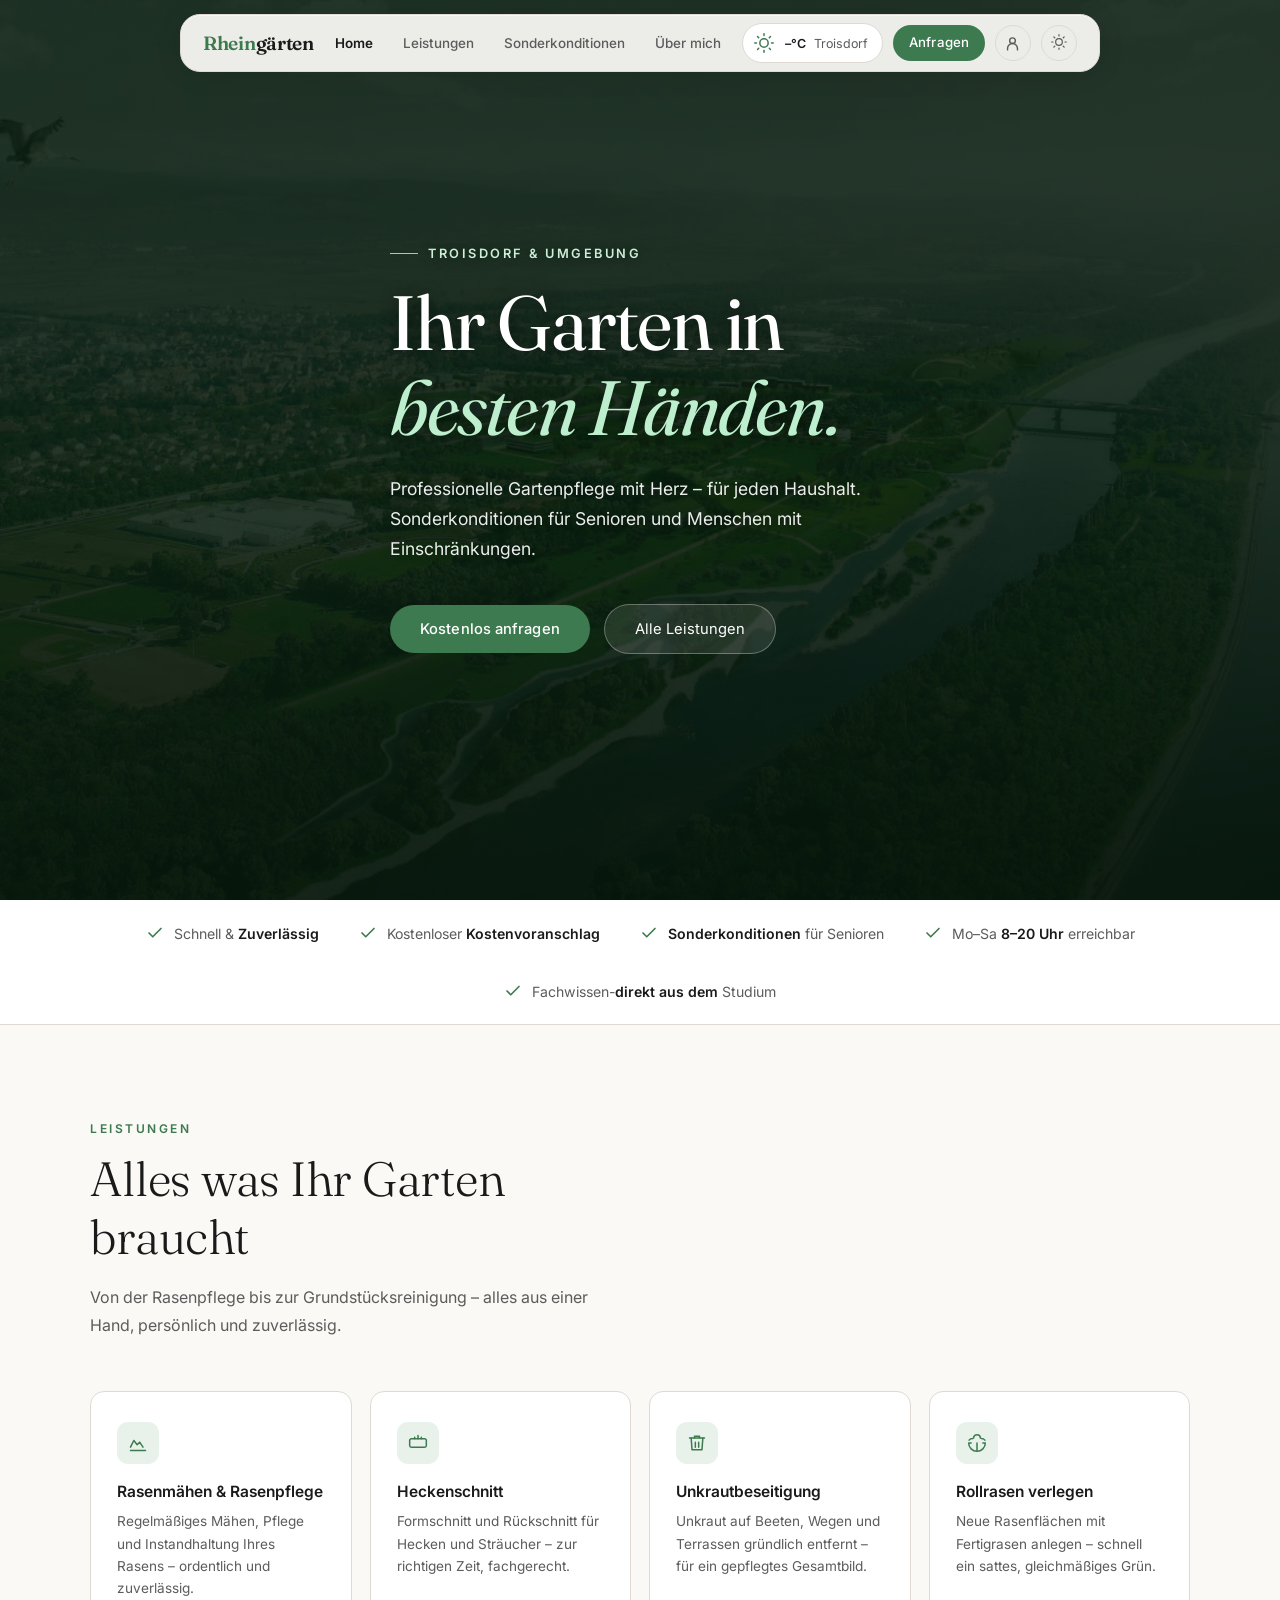
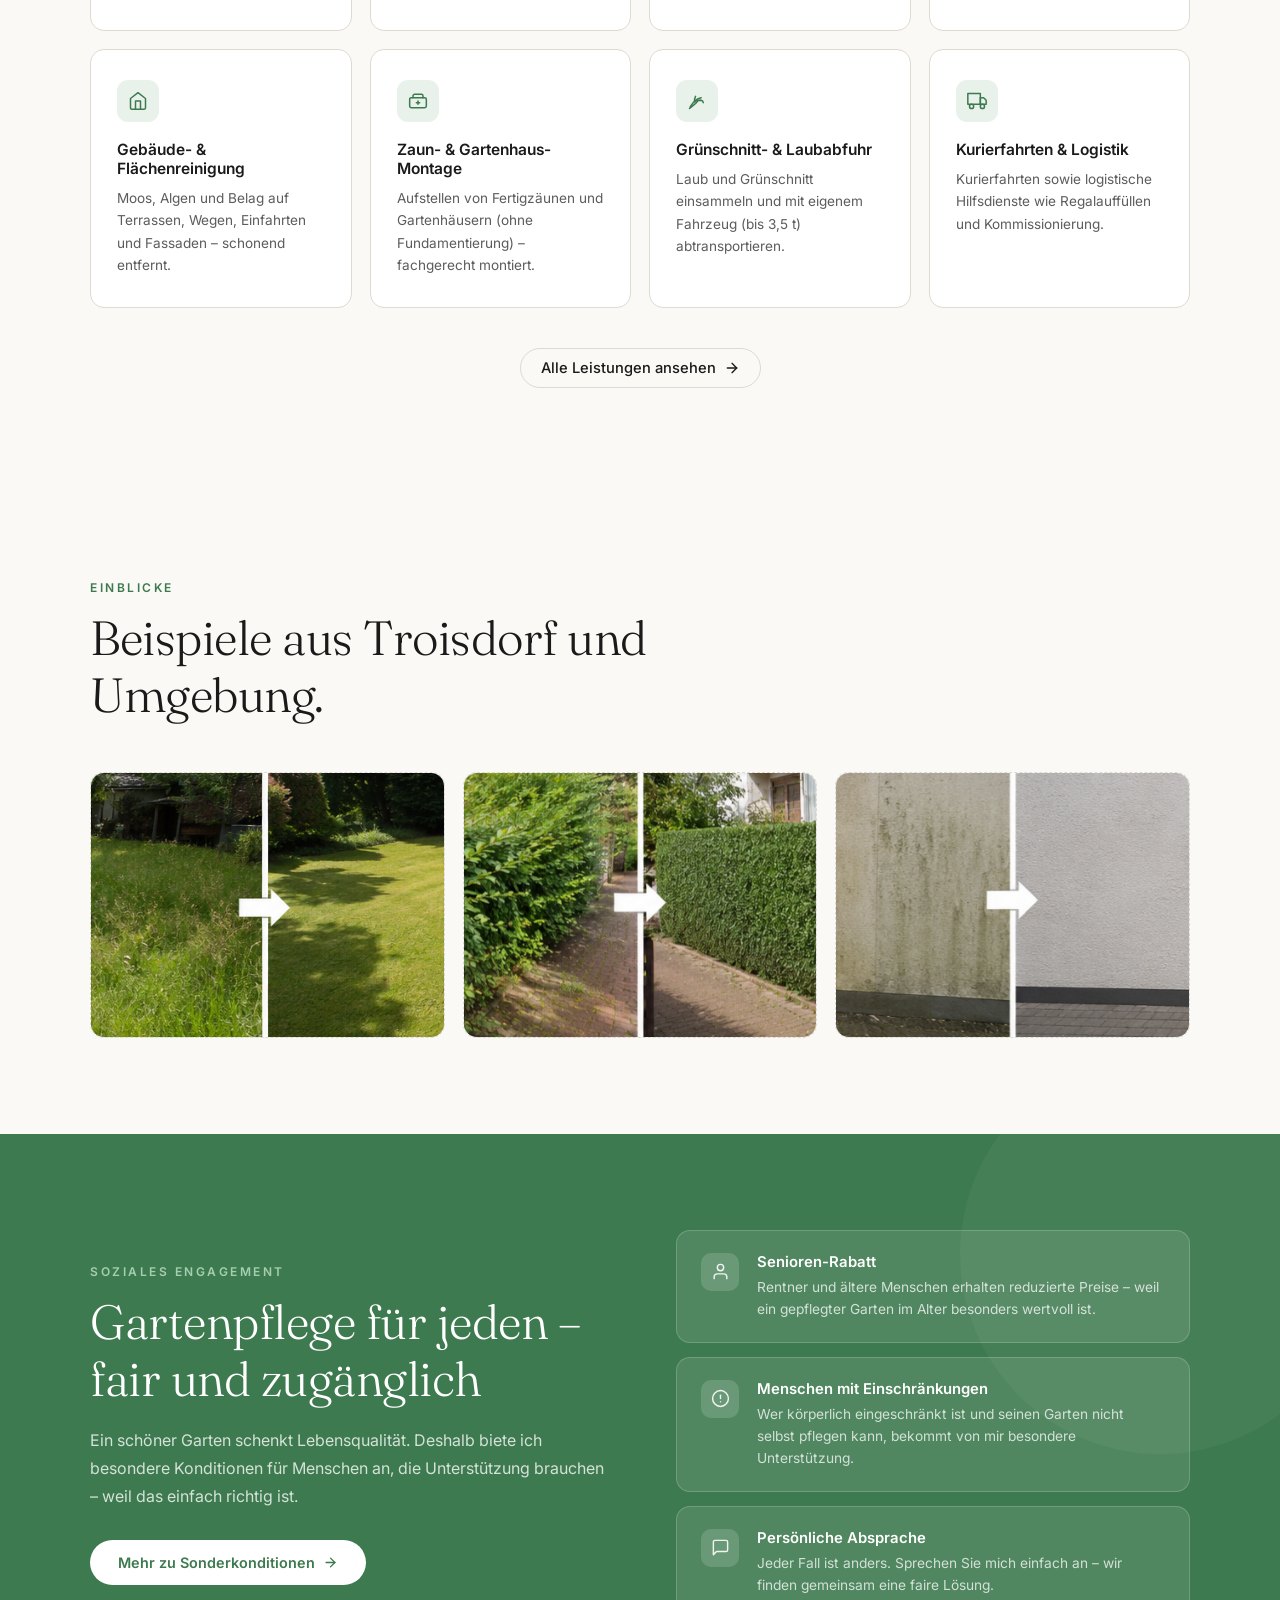
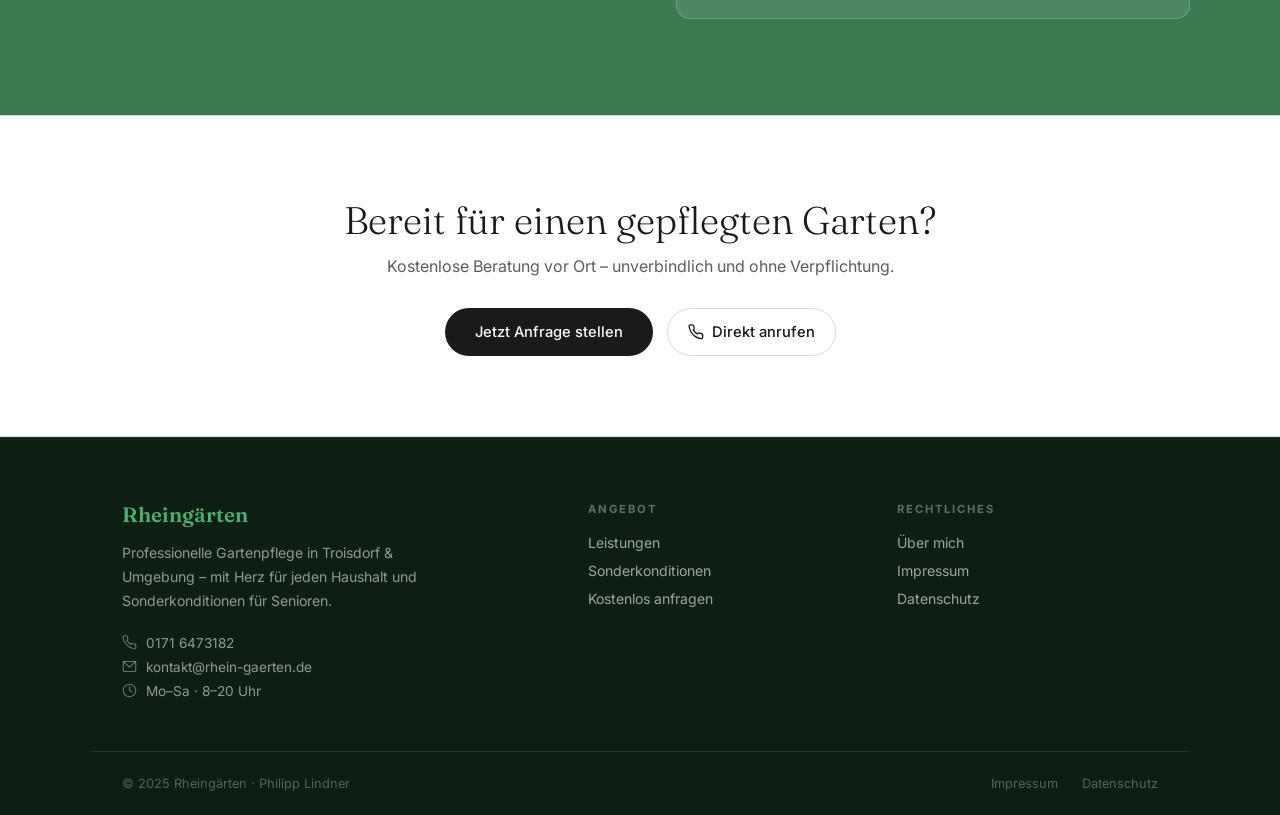
<file: index.html>
<!DOCTYPE html>
<html lang="de" data-theme="light">
<head>
  <meta charset="UTF-8">
  <meta name="viewport" content="width=device-width, initial-scale=1.0">
  <title>Rheingärten – Gartenpflege Troisdorf</title>
  <meta name="description" content="Professionelle Gartenpflege in Troisdorf und Umgebung. Mit Herz für Senioren und Menschen mit Einschränkungen.">
  <link rel="preconnect" href="https://fonts.googleapis.com">
  <link href="https://fonts.googleapis.com/css2?family=Inter:wght@300;400;500;600&family=Fraunces:ital,wght@0,300;0,600;1,300&display=swap" rel="stylesheet">
  <link rel="stylesheet" href="style.css">
  <link rel="apple-touch-icon" sizes="180x180" href="apple-touch-icon.png">
  <link rel="icon" type="image/png" sizes="96x96" href="/favicon-96x96.png">
  <link rel="icon" type="image/png" sizes="192x192" href="/web-app-manifest-192x192.png">
  <link rel="icon" type="image/svg+xml" href="/favicon.svg">
  <link rel="manifest" href="site.webmanifest">

    

</head>
<body>

<!-- NAV -->
<nav id="navbar">
  <div class="nav-pill-wrap">
    <div class="nav-inner">
      <a href="index.html" class="nav-logo">Rhein<span>gärten</span></a>
      <ul class="nav-links-center">
        <li><a href="index.html" class="active">Home</a></li>
        <li><a href="leistungen.html">Leistungen</a></li>
        <li><a href="sonderkonditionen.html">Sonderkonditionen</a></li>
        <li><a href="ueber-uns.html">Über&nbsp;mich</a></li>
      </ul>
      <div class="nav-right">
        <div class="weather-pill" id="weatherPill" aria-label="Wetter und Bodenfrost-Hinweis">
          <span class="w-icon" id="weatherIcon"><svg viewBox="0 0 24 24"><circle cx="12" cy="12" r="5"/><line x1="12" y1="1" x2="12" y2="3"/><line x1="12" y1="21" x2="12" y2="23"/><line x1="4.22" y1="4.22" x2="5.64" y2="5.64"/><line x1="18.36" y1="18.36" x2="19.78" y2="19.78"/><line x1="1" y1="12" x2="3" y2="12"/><line x1="21" y1="12" x2="23" y2="12"/><line x1="4.22" y1="19.78" x2="5.64" y2="18.36"/><line x1="18.36" y1="5.64" x2="19.78" y2="4.22"/></svg></span>
          <span class="w-temp" id="weatherTemp">–°C</span>
          <span class="w-text-label" id="weatherLabel">Troisdorf</span>
          <span id="weatherFrostWrap" style="display:none; align-items:center; gap:8px;">
            <span class="w-sep"></span>
            <span class="w-frost">
              <svg viewBox="0 0 24 24"><path d="M12 2v20M2 12h20M5 5l14 14M19 5L5 19"/></svg>
              Bodenfrost
            </span>
          </span>
        </div>
        <a href="anfrage.html" class="nav-cta-btn">Anfragen</a>
        <button class="a11y-btn" id="a11yToggle" aria-label="Lesbarkeits-Modus für Senioren ein/ausschalten" aria-pressed="false" title="Lesbarkeits-Modus">
          <svg viewBox="0 0 24 24"><circle cx="12" cy="8" r="4"/><path d="M5 21v-2a7 7 0 0 1 14 0v2"/></svg>
        </button>
        <button class="theme-btn" id="themeToggle" aria-label="Hell/Dunkel wechseln">
          <span class="icon-sun">
            <svg viewBox="0 0 24 24"><circle cx="12" cy="12" r="5"/><line x1="12" y1="1" x2="12" y2="3"/><line x1="12" y1="21" x2="12" y2="23"/><line x1="4.22" y1="4.22" x2="5.64" y2="5.64"/><line x1="18.36" y1="18.36" x2="19.78" y2="19.78"/><line x1="1" y1="12" x2="3" y2="12"/><line x1="21" y1="12" x2="23" y2="12"/><line x1="4.22" y1="19.78" x2="5.64" y2="18.36"/><line x1="18.36" y1="5.64" x2="19.78" y2="4.22"/></svg>
          </span>
          <span class="icon-moon">
            <svg viewBox="0 0 24 24"><path d="M21 12.79A9 9 0 1 1 11.21 3 7 7 0 0 0 21 12.79z"/></svg>
          </span>
        </button>
        <button class="hamburger" id="hamburger" aria-label="Menü öffnen">
          <span></span><span></span><span></span>
        </button>
      </div>
    </div>
  </div>
  <div class="mobile-menu" id="mobileMenu">
    <a href="index.html">Home</a>
    <a href="leistungen.html">Leistungen</a>
    <a href="sonderkonditionen.html">Sonderkonditionen</a>
    <a href="ueber-uns.html">Über&nbsp;mich</a>
    <a href="anfrage.html">Jetzt anfragen</a>
    <a href="#" id="a11yToggleMobile" style="display:flex; align-items:center; gap:10px;">
      <svg viewBox="0 0 24 24" style="width:17px;height:17px;stroke:currentColor;fill:none;stroke-width:2;stroke-linecap:round;stroke-linejoin:round;"><circle cx="12" cy="8" r="4"/><path d="M5 21v-2a7 7 0 0 1 14 0v2"/></svg>
      Lesbarkeits-Modus
    </a>
  </div>
</nav>

<!-- HERO -->
<section class="hero" id="home">
  <div class="hero-bg"></div>
  <div class="hero-overlay"></div>
  <div class="hero-content">
    <p class="hero-eyebrow">Troisdorf &amp; Umgebung</p>
    <h1 class="hero-title">
      Ihr Garten in<br><em>besten Händen.</em>
    </h1>
    <p class="hero-sub">
      Professionelle Gartenpflege mit Herz – für jeden Haushalt.
      Sonderkonditionen für Senioren und Menschen mit Einschränkungen.
    </p>
    <div class="hero-actions">
      <a href="anfrage.html" class="btn-primary">Kostenlos anfragen</a>
      <a href="leistungen.html" class="btn-ghost">Alle Leistungen</a>
    </div>
  </div>
</section>

<!-- TRUST BAR -->
<div class="trust-bar">
  <div class="trust-inner">
    <div class="trust-item">
      <span class="trust-check"><svg viewBox="0 0 24 24"><polyline points="20 6 9 17 4 12"/></svg></span>
      <span>Schnell &amp; <strong>Zuverlässig</strong></span>
    </div>
    <div class="trust-item">
      <span class="trust-check"><svg viewBox="0 0 24 24"><polyline points="20 6 9 17 4 12"/></svg></span>
      <span>Kostenloser <strong>Kostenvoranschlag</strong></span>
    </div>
    <div class="trust-item">
      <span class="trust-check"><svg viewBox="0 0 24 24"><polyline points="20 6 9 17 4 12"/></svg></span>
      <span><strong>Sonderkonditionen</strong> für Senioren</span>
    </div>
    <div class="trust-item">
      <span class="trust-check"><svg viewBox="0 0 24 24"><polyline points="20 6 9 17 4 12"/></svg></span>
      <span>Mo–Sa <strong>8–20 Uhr</strong> erreichbar</span>
    </div>
    <div class="trust-item">
      <span class="trust-check"><svg viewBox="0 0 24 24"><polyline points="20 6 9 17 4 12"/></svg></span>
      <span>Fachwissen-<strong>direkt aus dem </strong>Studium</span>
    </div>
  </div>
</div>

<!-- SERVICES -->
<section id="services">
  <div class="section-inner">
    <div class="fade-up" style="max-width:560px;">
      <p class="section-label">Leistungen</p>
      <h2 class="section-title">Alles was Ihr Garten braucht</h2>
      <p class="section-sub">Von der Rasenpflege bis zur Grundstücksreinigung – alles aus einer Hand, persönlich und zuverlässig.</p>
    </div>
    <div class="services-grid">
      <div class="service-card fade-up">
        <div class="service-icon-wrap">
          <svg viewBox="0 0 24 24"><path d="M3 17l4-8 4 5 3-3 4 6"/><path d="M21 21H3"/></svg>
        </div>
        <h3>Rasenmähen &amp; Rasenpflege</h3>
        <p>Regelmäßiges Mähen, Pflege und Instandhaltung Ihres Rasens – ordentlich und zuverlässig.</p>
      </div>
      <div class="service-card fade-up">
        <div class="service-icon-wrap">
          <svg viewBox="0 0 24 24"><path d="M20 7H4a2 2 0 0 0-2 2v6a2 2 0 0 0 2 2h16a2 2 0 0 0 2-2V9a2 2 0 0 0-2-2z"/><path d="M12 7V3M8 7V5M16 7V5"/></svg>
        </div>
        <h3>Heckenschnitt</h3>
        <p>Formschnitt und Rückschnitt für Hecken und Sträucher – zur richtigen Zeit, fachgerecht.</p>
      </div>
      <div class="service-card fade-up">
        <div class="service-icon-wrap">
          <svg viewBox="0 0 24 24"><polyline points="3 6 5 6 21 6"/><path d="M19 6l-1 14H6L5 6"/><path d="M10 11v6M14 11v6"/><path d="M9 6V4h6v2"/></svg>
        </div>
        <h3>Unkrautbeseitigung</h3>
        <p>Unkraut auf Beeten, Wegen und Terrassen gründlich entfernt – für ein gepflegtes Gesamtbild.</p>
      </div>
      <div class="service-card fade-up">
        <div class="service-icon-wrap">
          <svg viewBox="0 0 24 24"><path d="M12 22V12"/><path d="M5 12H2a10 10 0 0 0 20 0h-3"/><path d="M8 6a4 4 0 0 1 8 0"/><path d="M2.5 8.5s1.5-2 4.5-2"/><path d="M21.5 8.5s-1.5-2-4.5-2"/></svg>
        </div>
        <h3>Rollrasen verlegen</h3>
        <p>Neue Rasenflächen mit Fertigrasen anlegen – schnell ein sattes, gleichmäßiges Grün.</p>
      </div>
      <div class="service-card fade-up">
        <div class="service-icon-wrap">
          <svg viewBox="0 0 24 24"><path d="M3 9l9-7 9 7v11a2 2 0 0 1-2 2H5a2 2 0 0 1-2-2z"/><polyline points="9 22 9 12 15 12 15 22"/></svg>
        </div>
        <h3>Gebäude- &amp; Flächenreinigung</h3>
        <p>Moos, Algen und Belag auf Terrassen, Wegen, Einfahrten und Fassaden – schonend entfernt.</p>
      </div>
      <div class="service-card fade-up">
        <div class="service-icon-wrap">
          <svg viewBox="0 0 24 24"><rect x="2" y="8" width="20" height="12" rx="2"/><path d="M6 8V6a2 2 0 0 1 2-2h8a2 2 0 0 1 2 2v2"/><path d="M12 12v4"/><path d="M10 14h4"/></svg>
        </div>
        <h3>Zaun- &amp; Gartenhaus-Montage</h3>
        <p>Aufstellen von Fertigzäunen und Gartenhäusern (ohne Fundamentierung) – fachgerecht montiert.</p>
      </div>
      <div class="service-card fade-up">
        <div class="service-icon-wrap">
          <svg viewBox="0 0 24 24"><path d="M17 8C8 10 5.9 16.17 3.82 19.34"/><path d="M10.23 6.37C8.5 10 9 13 9 13c3-2 5-2.17 7.5-1.5"/><path d="M14.5 11.5c2.5-1 4.5 0 5 2.5"/><path d="M3 21c3-3 7-5 10-9"/></svg>
        </div>
        <h3>Grünschnitt- &amp; Laubabfuhr</h3>
        <p>Laub und Grünschnitt einsammeln und mit eigenem Fahrzeug (bis 3,5 t) abtransportieren.</p>
      </div>
      <div class="service-card fade-up">
        <div class="service-icon-wrap">
          <svg viewBox="0 0 24 24"><rect x="1" y="3" width="15" height="13"/><polygon points="16 8 20 8 23 11 23 16 16 16 16 8"/><circle cx="5.5" cy="18.5" r="2.5"/><circle cx="18.5" cy="18.5" r="2.5"/></svg>
        </div>
        <h3>Kurierfahrten &amp; Logistik</h3>
        <p>Kurierfahrten sowie logistische Hilfsdienste wie Regalauffüllen und Kommissionierung.</p>
      </div>
    </div>
    <div style="text-align:center; margin-top:40px;">
      <a href="leistungen.html" class="btn-outline">
        Alle Leistungen ansehen
        <svg viewBox="0 0 24 24"><line x1="5" y1="12" x2="19" y2="12"/><polyline points="12 5 19 12 12 19"/></svg>
      </a>
    </div>
  </div>
</section>

<!-- MEINE ARBEIT / GALERIE -->
<!--
  BILD-PLATZHALTER-GALERIE: Jede .photo-placeholder-Box unten kann durch ein
  echtes Foto ersetzt werden. Einfach den Inhalt der Box durch ein <img>-Tag
  ersetzen, z.B.:

  <div class="photo-placeholder" style="aspect-ratio:4/3;">
    <img src="img/arbeit-rasen.jpg" alt="Frisch gemähter Rasen in Troisdorf">
  </div>

  Empfohlene Dateien/Namen liegen im Ordner img/ (siehe img/README.txt).
-->
<section id="arbeit">
  <div class="section-inner">
    <div class="fade-up" style="max-width:560px;">
      <p class="section-label">Einblicke</p>
      <h2 class="section-title">Beispiele aus Troisdorf und Umgebung.</h2>
      <p class="section-sub"></p>
    </div>
    <div class="work-gallery fade-up">

      <!-- FOTO 1: Ersetze NAME1.png mit deinem Dateinamen -->
      <div class="photo-placeholder" style="aspect-ratio:4/3;">
        <img src="rasen.png" alt="Rasenpflege vorher nachher" style="width:100%; height:100%; object-fit:cover;">
      </div>

      <!-- FOTO 2: Ersetze NAME2.png mit deinem Dateinamen -->
      <div class="photo-placeholder" style="aspect-ratio:4/3;">
        <img src="hecke.png" alt="Heckenschnitt" style="width:100%; height:100%; object-fit:cover;">
      </div>

      <!-- FOTO 3: Ersetze NAME3.png mit deinem Dateinamen -->
      <div class="photo-placeholder" style="aspect-ratio:4/3;">
        <img src="wand.png" alt="Rollrasen verlegen" style="width:100%; height:100%; object-fit:cover;">
      </div>

    </div>
  </div>
</section>

<!-- SONDERKONDITIONEN -->
<section id="sonder">
  <div class="section-inner">
    <div class="sonder-grid">
      <div class="fade-up">
        <p class="section-label">Soziales Engagement</p>
        <h2 class="section-title">Gartenpflege für jeden – fair und zugänglich</h2>
        <p class="section-sub">
          Ein schöner Garten schenkt Lebensqualität. Deshalb biete ich besondere Konditionen
          für Menschen an, die Unterstützung brauchen – weil das einfach richtig ist.
        </p>
        <a href="sonderkonditionen.html" class="sonder-cta">
          Mehr zu Sonderkonditionen
          <svg viewBox="0 0 24 24" style="width:15px;height:15px;stroke:currentColor;fill:none;stroke-width:2.2;stroke-linecap:round;"><line x1="5" y1="12" x2="19" y2="12"/><polyline points="12 5 19 12 12 19"/></svg>
        </a>
      </div>
      <div class="sonder-cards fade-up">
        <div class="sonder-card">
          <div class="sonder-card-icon">
            <svg viewBox="0 0 24 24"><path d="M20 21v-2a4 4 0 0 0-4-4H8a4 4 0 0 0-4 4v2"/><circle cx="12" cy="7" r="4"/></svg>
          </div>
          <div>
            <h4>Senioren-Rabatt</h4>
            <p>Rentner und ältere Menschen erhalten reduzierte Preise – weil ein gepflegter Garten im Alter besonders wertvoll ist.</p>
          </div>
        </div>
        <div class="sonder-card">
          <div class="sonder-card-icon">
            <svg viewBox="0 0 24 24"><circle cx="12" cy="12" r="10"/><line x1="12" y1="8" x2="12" y2="12"/><line x1="12" y1="16" x2="12.01" y2="16"/></svg>
          </div>
          <div>
            <h4>Menschen mit Einschränkungen</h4>
            <p>Wer körperlich eingeschränkt ist und seinen Garten nicht selbst pflegen kann, bekommt von mir besondere Unterstützung.</p>
          </div>
        </div>
        <div class="sonder-card">
          <div class="sonder-card-icon">
            <svg viewBox="0 0 24 24"><path d="M21 15a2 2 0 0 1-2 2H7l-4 4V5a2 2 0 0 1 2-2h14a2 2 0 0 1 2 2z"/></svg>
          </div>
          <div>
            <h4>Persönliche Absprache</h4>
            <p>Jeder Fall ist anders. Sprechen Sie mich einfach an – wir finden gemeinsam eine faire Lösung.</p>
          </div>
        </div>
      </div>
    </div>
  </div>
</section>

<!-- CTA -->
<div class="cta-strip fade-up">
  <h2>Bereit für einen gepflegten Garten?</h2>
  <p>Kostenlose Beratung vor Ort – unverbindlich und ohne Verpflichtung.</p>
  <div class="cta-actions">
    <a href="anfrage.html" class="btn-dark">Jetzt Anfrage stellen</a>
    <a href="tel:+491716473182" class="btn-outline">
      <svg viewBox="0 0 24 24"><path d="M22 16.92v3a2 2 0 0 1-2.18 2 19.79 19.79 0 0 1-8.63-3.07A19.5 19.5 0 0 1 4.69 12a19.79 19.79 0 0 1-3.07-8.67A2 2 0 0 1 3.6 1.27h3a2 2 0 0 1 2 1.72c.127.96.361 1.903.7 2.81a2 2 0 0 1-.45 2.11L7.91 8.91a16 16 0 0 0 6 6l.91-.91a2 2 0 0 1 2.11-.45c.907.339 1.85.573 2.81.7A2 2 0 0 1 21.73 16.92z"/></svg>
      Direkt anrufen
    </a>
  </div>
</div>

<!-- FOOTER -->
<footer>
  <div class="footer-inner">
    <div class="footer-brand">
      <span class="footer-logo">Rheingärten</span>
      <p class="footer-tagline">Professionelle Gartenpflege in Troisdorf &amp; Umgebung – mit Herz für jeden Haushalt und Sonderkonditionen für Senioren.</p>
      <div class="footer-contact-list">
        <a href="tel:+491716473182">
          <svg viewBox="0 0 24 24"><path d="M22 16.92v3a2 2 0 0 1-2.18 2 19.79 19.79 0 0 1-8.63-3.07A19.5 19.5 0 0 1 4.69 12a19.79 19.79 0 0 1-3.07-8.67A2 2 0 0 1 3.6 1.27h3a2 2 0 0 1 2 1.72c.127.96.361 1.903.7 2.81a2 2 0 0 1-.45 2.11L7.91 8.91a16 16 0 0 0 6 6l.91-.91a2 2 0 0 1 2.11-.45c.907.339 1.85.573 2.81.7A2 2 0 0 1 21.73 16.92z"/></svg>
          0171 6473182
        </a>
        <a href="mailto:kontakt@rhein-gaerten.de">
          <svg viewBox="0 0 24 24"><rect x="2" y="4" width="20" height="16" rx="2"/><polyline points="2,4 12,13 22,4"/></svg>
          kontakt@rhein-gaerten.de
        </a>
        <span>
          <svg viewBox="0 0 24 24"><circle cx="12" cy="12" r="10"/><polyline points="12 6 12 12 16 14"/></svg>
          Mo–Sa · 8–20 Uhr
        </span>
      </div>
    </div>
    <div class="footer-col">
      <p class="footer-col-title">Angebot</p>
      <div class="footer-col-links">
        <a href="leistungen.html">Leistungen</a>
        <a href="sonderkonditionen.html">Sonderkonditionen</a>
        <a href="anfrage.html">Kostenlos anfragen</a>
      </div>
    </div>
    <div class="footer-col">
      <p class="footer-col-title">Rechtliches</p>
      <div class="footer-col-links">
        <a href="ueber-uns.html">Über mich</a>
        <a href="impressum.html">Impressum</a>
        <a href="datenschutz.html">Datenschutz</a>
      </div>
    </div>
  </div>
  <div class="footer-bottom">
    <span class="footer-copy">© 2025 Rheingärten · Philipp Lindner</span>
    <div class="footer-bottom-links">
      <a href="impressum.html">Impressum</a>
      <a href="datenschutz.html">Datenschutz</a>
    </div>
  </div>
</footer>

<script>
  const html = document.documentElement;
  html.setAttribute('data-theme', localStorage.getItem('gw-theme') || 'light');

  function toggleTheme() {
    const next = html.getAttribute('data-theme') === 'light' ? 'dark' : 'light';
    html.setAttribute('data-theme', next);
    localStorage.setItem('gw-theme', next);
  }
  document.getElementById('themeToggle').addEventListener('click', toggleTheme);

  const hamburger = document.getElementById('hamburger');
  const mobileMenu = document.getElementById('mobileMenu');
  hamburger.addEventListener('click', () => mobileMenu.classList.toggle('open'));

  /* ── SENIOREN- / LESBARKEITS-MODUS ── */
  function setA11y(on) {
    html.setAttribute('data-a11y', on ? 'true' : 'false');
    localStorage.setItem('gw-a11y', on ? 'true' : 'false');
    document.querySelectorAll('#a11yToggle, #a11yToggleMobile').forEach(btn => {
      btn.classList.toggle('active', on);
      btn.setAttribute('aria-pressed', on ? 'true' : 'false');
    });
  }
  setA11y(localStorage.getItem('gw-a11y') === 'true');
  const a11yBtn = document.getElementById('a11yToggle');
  const a11yBtnMobile = document.getElementById('a11yToggleMobile');
  if (a11yBtn) a11yBtn.addEventListener('click', () => setA11y(html.getAttribute('data-a11y') !== 'true'));
  if (a11yBtnMobile) a11yBtnMobile.addEventListener('click', (e) => { e.preventDefault(); setA11y(html.getAttribute('data-a11y') !== 'true'); });

  /* ── WETTER & BODENFROST-WARNUNG (Open-Meteo, Troisdorf) ── */
  (function () {
    const tempEl = document.getElementById('weatherTemp');
    const iconEl = document.getElementById('weatherIcon');
    const frostWrap = document.getElementById('weatherFrostWrap');
    if (!tempEl) return;

    const ICONS = {
      sun:   '<svg viewBox="0 0 24 24"><circle cx="12" cy="12" r="5"/><line x1="12" y1="1" x2="12" y2="3"/><line x1="12" y1="21" x2="12" y2="23"/><line x1="4.22" y1="4.22" x2="5.64" y2="5.64"/><line x1="18.36" y1="18.36" x2="19.78" y2="19.78"/><line x1="1" y1="12" x2="3" y2="12"/><line x1="21" y1="12" x2="23" y2="12"/><line x1="4.22" y1="19.78" x2="5.64" y2="18.36"/><line x1="18.36" y1="5.64" x2="19.78" y2="4.22"/></svg>',
      cloud: '<svg viewBox="0 0 24 24"><path d="M17.5 19a4.5 4.5 0 0 0 0-9 6 6 0 0 0-11.4 1.6A4 4 0 0 0 6.5 19h11z"/></svg>',
      rain:  '<svg viewBox="0 0 24 24"><path d="M16 13a4 4 0 0 0 0-8 5.5 5.5 0 0 0-10.5 1.5A3.5 3.5 0 0 0 6 13h10z"/><line x1="8" y1="16" x2="8" y2="20"/><line x1="12" y1="16" x2="12" y2="20"/><line x1="16" y1="16" x2="16" y2="20"/></svg>',
      snow:  '<svg viewBox="0 0 24 24"><path d="M16 13a4 4 0 0 0 0-8 5.5 5.5 0 0 0-10.5 1.5A3.5 3.5 0 0 0 6 13h10z"/><line x1="8" y1="16" x2="8" y2="16.01"/><line x1="12" y1="18" x2="12" y2="18.01"/><line x1="16" y1="16" x2="16" y2="16.01"/><line x1="8" y1="20" x2="8" y2="20.01"/><line x1="16" y1="20" x2="16" y2="20.01"/></svg>',
      fog:   '<svg viewBox="0 0 24 24"><line x1="3" y1="8" x2="21" y2="8"/><line x1="3" y1="12" x2="21" y2="12"/><line x1="3" y1="16" x2="21" y2="16"/></svg>'
    };

    function iconForCode(code) {
      if (code === 0 || code === 1) return ICONS.sun;
      if (code >= 2 && code <= 3) return ICONS.cloud;
      if (code >= 45 && code <= 48) return ICONS.fog;
      if ((code >= 51 && code <= 67) || (code >= 80 && code <= 82)) return ICONS.rain;
      if ((code >= 71 && code <= 77) || (code >= 85 && code <= 86)) return ICONS.snow;
      return ICONS.cloud;
    }

    // Troisdorf, NRW
    const LAT = 50.81, LON = 7.16;
    const url = `https://api.open-meteo.com/v1/forecast?latitude=${LAT}&longitude=${LON}&current=temperature_2m,weather_code&hourly=temperature_2m&forecast_days=2&timezone=Europe%2FBerlin`;

    fetch(url)
      .then(r => r.json())
      .then(data => {
        const current = data.current;
        if (!current) return;
        tempEl.textContent = Math.round(current.temperature_2m) + '°C';
        iconEl.innerHTML = iconForCode(current.weather_code);

        // Bodenfrost-Check: in den nächsten 18h Lufttemperatur <= 3°C
        let frostRisk = false;
        if (data.hourly && data.hourly.temperature_2m) {
          const now = new Date();
          for (let i = 0; i < data.hourly.time.length; i++) {
            const t = new Date(data.hourly.time[i]);
            const diffH = (t - now) / 3600000;
            if (diffH >= 0 && diffH <= 18 && data.hourly.temperature_2m[i] <= 3) {
              frostRisk = true; break;
            }
          }
        }
        if (frostRisk && frostWrap) {
          frostWrap.style.display = 'inline-flex';
        }
      })
      .catch(() => { /* Wetter optional – bei Fehler einfach ausblenden */ });
  })();
</script>
<script>
  const observer = new IntersectionObserver(
    entries => entries.forEach(e => { if (e.isIntersecting) e.target.classList.add('visible'); }),
    { threshold: 0.1 }
  );
  document.querySelectorAll('.fade-up').forEach(el => observer.observe(el));
</script>
    <!-- ... Dein restlicher Code (z.B. Zeile 35 usw.) ... -->

    <script>
        // Schließt das Menü, sobald der Nutzer scrollt
        window.addEventListener('scroll', () => {
            const menu = document.getElementById('mobileMenu');
            
            // Tausche 'open' aus, falls deine "Aktiv-Klasse" anders heißt
            if (menu && menu.classList.contains('open')) {
                menu.classList.remove('open');
            }
        });
    </script>
</body>
</html>
</file>
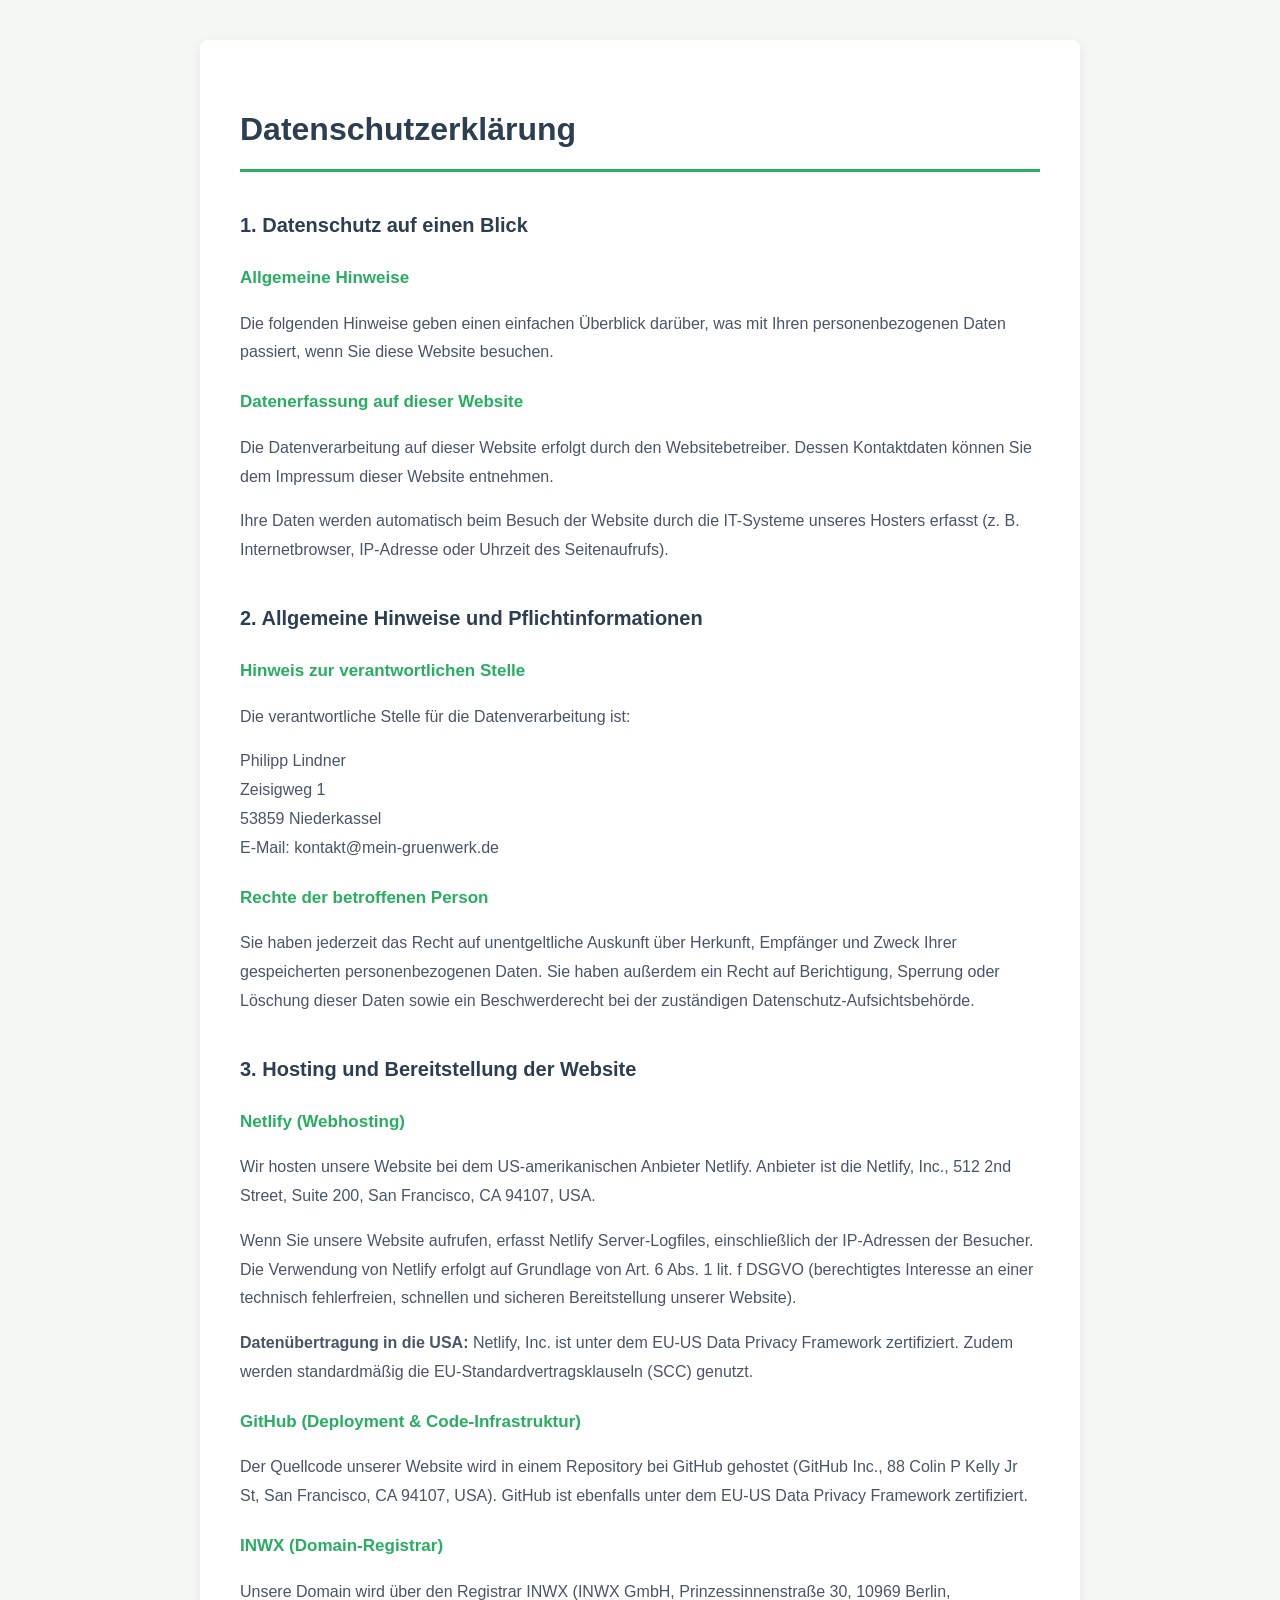
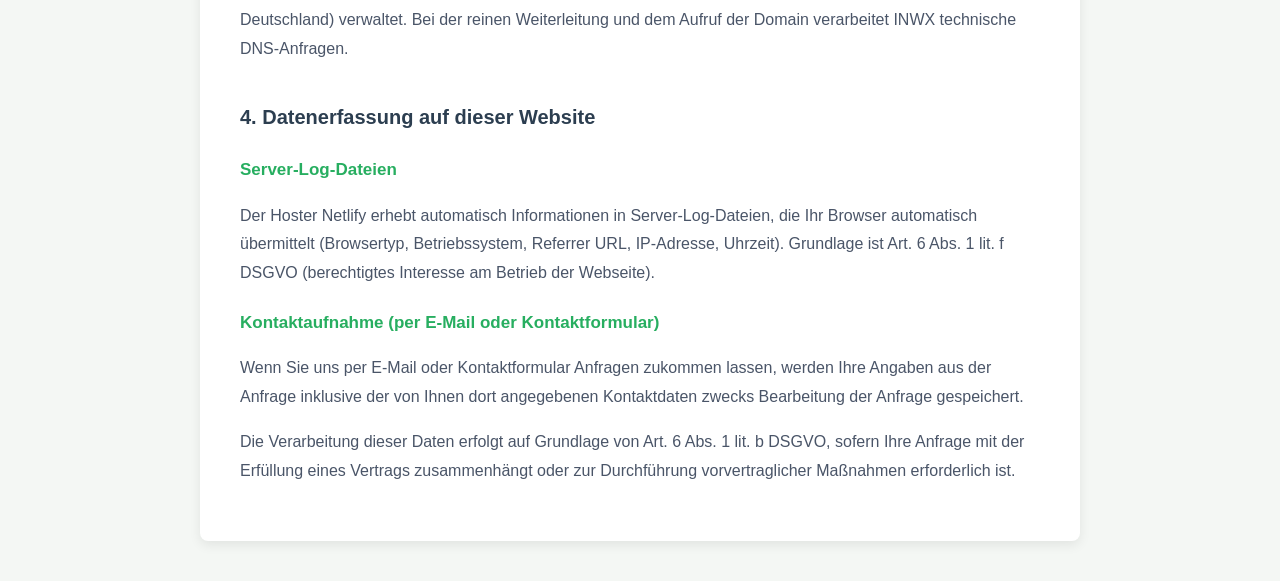
<file: datenschutz.html>
<!DOCTYPE html>
<html lang="de">
<head>
    <meta charset="UTF-8">
    <meta name="viewport" content="width=device-width, initial-scale=1.0">
    <title>Datenschutzerklärung</title>
    <style>
        /* Dieses Design gilt NUR für diese Seite und ignoriert den Rest */
        html, body { background: #f4f7f4; margin: 0; padding: 0; }
        .legal-box {
            max-width: 800px;
            margin: 40px auto;
            padding: 40px;
            background: #ffffff;
            color: #333333;
            font-family: -apple-system, BlinkMacSystemFont, "Segoe UI", Roboto, Helvetica, Arial, sans-serif;
            line-height: 1.8;
            text-align: left;
            box-shadow: 0 4px 12px rgba(0,0,0,0.08);
            border-radius: 8px;
        }
        .legal-box h1 { font-size: 32px; color: #2c3e50; margin-bottom: 25px; border-bottom: 3px solid #27ae60; padding-bottom: 10px; }
        .legal-box h2 { font-size: 20px; color: #2c3e50; margin-top: 35px; margin-bottom: 15px; }
        .legal-box h3 { font-size: 17px; color: #27ae60; margin-top: 20px; margin-bottom: 10px; }
        .legal-box p, .legal-box ul { font-size: 16px; margin-bottom: 15px; color: #4a5568; }
        .legal-box ul { padding-left: 20px; }
        .legal-box a { color: #27ae60; text-decoration: underline; }
        .legal-box a:hover { color: #1e7e34; }
    </style>
</head>
<body>
    <main class="legal-box">
        <h1>Datenschutzerklärung</h1>
        
        <h2>1. Datenschutz auf einen Blick</h2>
        <h3>Allgemeine Hinweise</h3>
        <p>Die folgenden Hinweise geben einen einfachen Überblick darüber, was mit Ihren personenbezogenen Daten passiert, wenn Sie diese Website besuchen.</p>

        <h3>Datenerfassung auf dieser Website</h3>
        <p>Die Datenverarbeitung auf dieser Website erfolgt durch den Websitebetreiber. Dessen Kontaktdaten können Sie dem Impressum dieser Website entnehmen.</p>
        <p>Ihre Daten werden automatisch beim Besuch der Website durch die IT-Systeme unseres Hosters erfasst (z. B. Internetbrowser, IP-Adresse oder Uhrzeit des Seitenaufrufs).</p>

        <h2>2. Allgemeine Hinweise und Pflichtinformationen</h2>
        <h3>Hinweis zur verantwortlichen Stelle</h3>
        <p>Die verantwortliche Stelle für die Datenverarbeitung ist:</p>
        <p>
            Philipp Lindner<br>
            Zeisigweg 1<br>
            53859 Niederkassel<br>
            E-Mail: kontakt@mein-gruenwerk.de
        </p>

        <h3>Rechte der betroffenen Person</h3>
        <p>Sie haben jederzeit das Recht auf unentgeltliche Auskunft über Herkunft, Empfänger und Zweck Ihrer gespeicherten personenbezogenen Daten. Sie haben außerdem ein Recht auf Berichtigung, Sperrung oder Löschung dieser Daten sowie ein Beschwerderecht bei der zuständigen Datenschutz-Aufsichtsbehörde.</p>

        <h2>3. Hosting und Bereitstellung der Website</h2>
        
        <h3>Netlify (Webhosting)</h3>
        <p>Wir hosten unsere Website bei dem US-amerikanischen Anbieter Netlify. Anbieter ist die Netlify, Inc., 512 2nd Street, Suite 200, San Francisco, CA 94107, USA.</p>
        <p>Wenn Sie unsere Website aufrufen, erfasst Netlify Server-Logfiles, einschließlich der IP-Adressen der Besucher. Die Verwendung von Netlify erfolgt auf Grundlage von Art. 6 Abs. 1 lit. f DSGVO (berechtigtes Interesse an einer technisch fehlerfreien, schnellen und sicheren Bereitstellung unserer Website).</p>
        <p><strong>Datenübertragung in die USA:</strong> Netlify, Inc. ist unter dem EU-US Data Privacy Framework zertifiziert. Zudem werden standardmäßig die EU-Standardvertragsklauseln (SCC) genutzt.</p>

        <h3>GitHub (Deployment & Code-Infrastruktur)</h3>
        <p>Der Quellcode unserer Website wird in einem Repository bei GitHub gehostet (GitHub Inc., 88 Colin P Kelly Jr St, San Francisco, CA 94107, USA). GitHub ist ebenfalls unter dem EU-US Data Privacy Framework zertifiziert.</p>

        <h3>INWX (Domain-Registrar)</h3>
        <p>Unsere Domain wird über den Registrar INWX (INWX GmbH, Prinzessinnenstraße 30, 10969 Berlin, Deutschland) verwaltet. Bei der reinen Weiterleitung und dem Aufruf der Domain verarbeitet INWX technische DNS-Anfragen.</p>

        <h2>4. Datenerfassung auf dieser Website</h2>
        <h3>Server-Log-Dateien</h3>
        <p>Der Hoster Netlify erhebt automatisch Informationen in Server-Log-Dateien, die Ihr Browser automatisch übermittelt (Browsertyp, Betriebssystem, Referrer URL, IP-Adresse, Uhrzeit). Grundlage ist Art. 6 Abs. 1 lit. f DSGVO (berechtigtes Interesse am Betrieb der Webseite).</p>

        <h3>Kontaktaufnahme (per E-Mail oder Kontaktformular)</h3>
        <p>Wenn Sie uns per E-Mail oder Kontaktformular Anfragen zukommen lassen, werden Ihre Angaben aus der Anfrage inklusive der von Ihnen dort angegebenen Kontaktdaten zwecks Bearbeitung der Anfrage gespeichert.</p>
        <p>Die Verarbeitung dieser Daten erfolgt auf Grundlage von Art. 6 Abs. 1 lit. b DSGVO, sofern Ihre Anfrage mit der Erfüllung eines Vertrags zusammenhängt oder zur Durchführung vorvertraglicher Maßnahmen erforderlich ist.</p>
    </main>
</body>
</html>
</file>
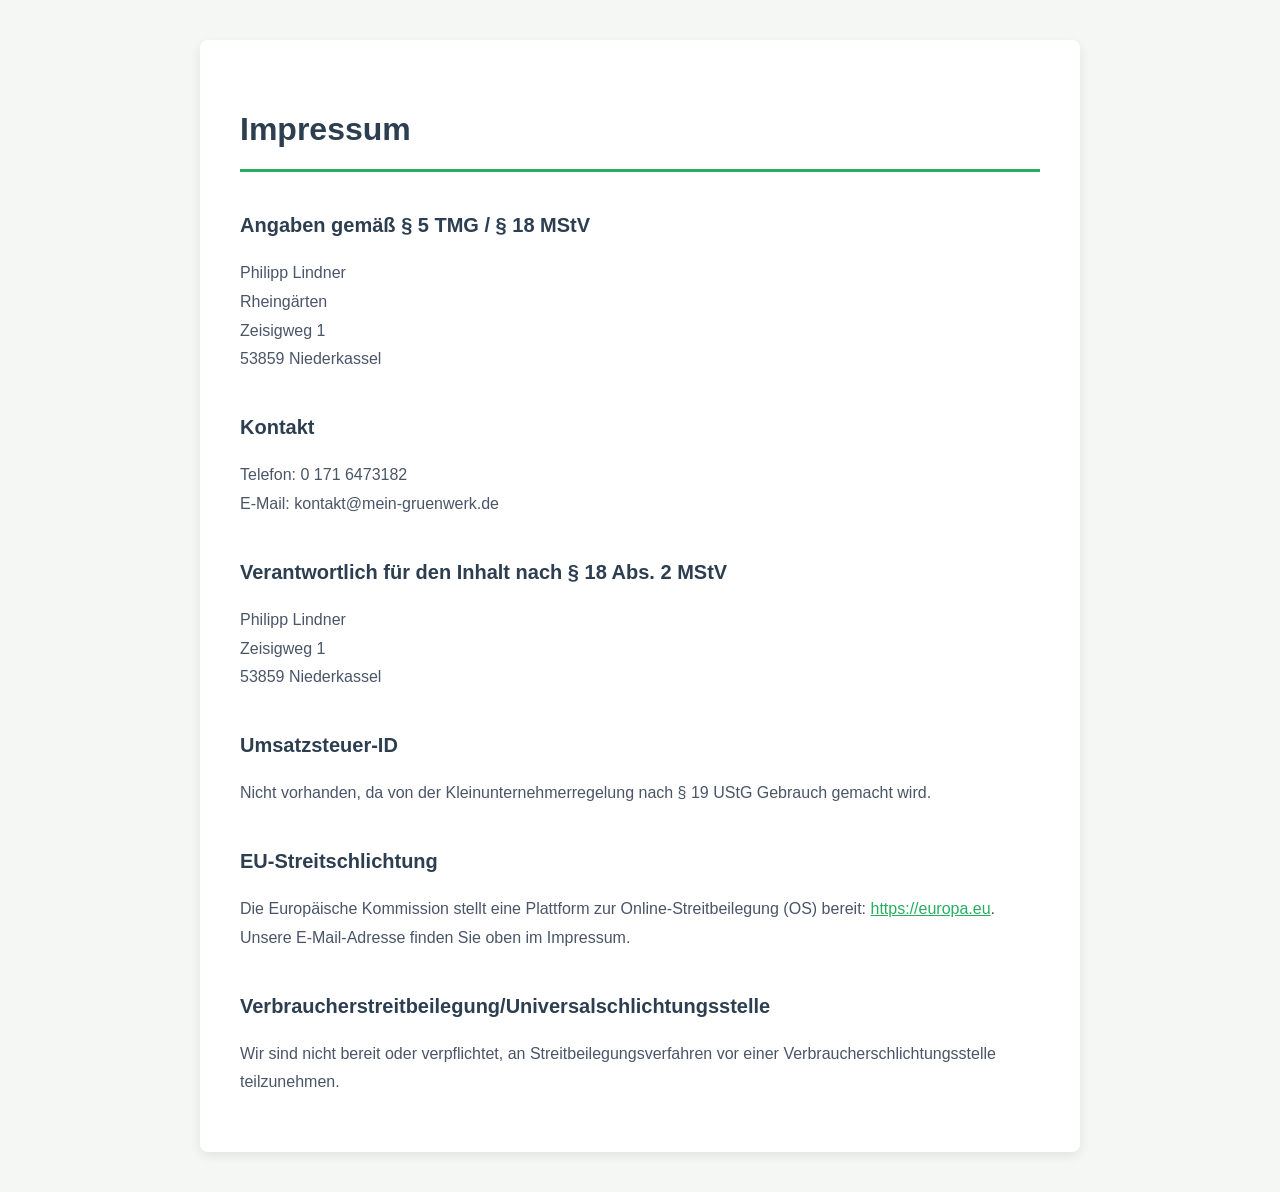
<file: impressum.html>
<!DOCTYPE html>
<html lang="de">
<head>
    <meta charset="UTF-8">
    <meta name="viewport" content="width=device-width, initial-scale=1.0">
    <title>Impressum - Garten- und Landschaftsbau</title>
    <style>
        /* Dieses Design gilt NUR für diese Seite und ignoriert den Rest */
        html, body { background: #f4f7f4; margin: 0; padding: 0; }
        .legal-box {
            max-width: 800px;
            margin: 40px auto;
            padding: 40px;
            background: #ffffff;
            color: #333333;
            font-family: -apple-system, BlinkMacSystemFont, "Segoe UI", Roboto, Helvetica, Arial, sans-serif;
            line-height: 1.8;
            text-align: left;
            box-shadow: 0 4px 12px rgba(0,0,0,0.08);
            border-radius: 8px;
        }
        .legal-box h1 { font-size: 32px; color: #2c3e50; margin-bottom: 25px; border-bottom: 3px solid #27ae60; padding-bottom: 10px; }
        .legal-box h2 { font-size: 20px; color: #2c3e50; margin-top: 35px; margin-bottom: 15px; }
        .legal-box p { font-size: 16px; margin-bottom: 15px; color: #4a5568; }
        .legal-box a { color: #27ae60; text-decoration: underline; }
        .legal-box a:hover { color: #1e7e34; }
    </style>
</head>
<body>
    <main class="legal-box">
        <h1>Impressum</h1>

        <h2>Angaben gemäß § 5 TMG / § 18 MStV</h2>
        <p>
            Philipp Lindner<br>
            Rheingärten<br>
            Zeisigweg 1<br>
            53859 Niederkassel
        </p>

        <h2>Kontakt</h2>
        <p>
            Telefon: 0 171 6473182<br>
            E-Mail: kontakt@mein-gruenwerk.de
        </p>

        <h2>Verantwortlich für den Inhalt nach § 18 Abs. 2 MStV</h2>
        <p>
            Philipp Lindner<br>
            Zeisigweg 1<br>
            53859 Niederkassel
        </p>
            

        <h2>Umsatzsteuer-ID</h2>
        <p>Nicht vorhanden, da von der Kleinunternehmerregelung nach § 19 UStG Gebrauch gemacht wird.</p>

        <h2>EU-Streitschlichtung</h2>
        <p>Die Europäische Kommission stellt eine Plattform zur Online-Streitbeilegung (OS) bereit: 
        <a href="https://europa.eu" target="_blank" rel="noopener noreferrer">https://europa.eu</a>.<br>
        Unsere E-Mail-Adresse finden Sie oben im Impressum.</p>

        <h2>Verbraucher­streit­beilegung/Universal­schlichtungs­stelle</h2>
        <p>Wir sind nicht bereit oder verpflichtet, an Streitbeilegungsverfahren vor einer Verbraucherschlichtungsstelle teilzunehmen.</p>
    </main>
</body>
</html>
</file>
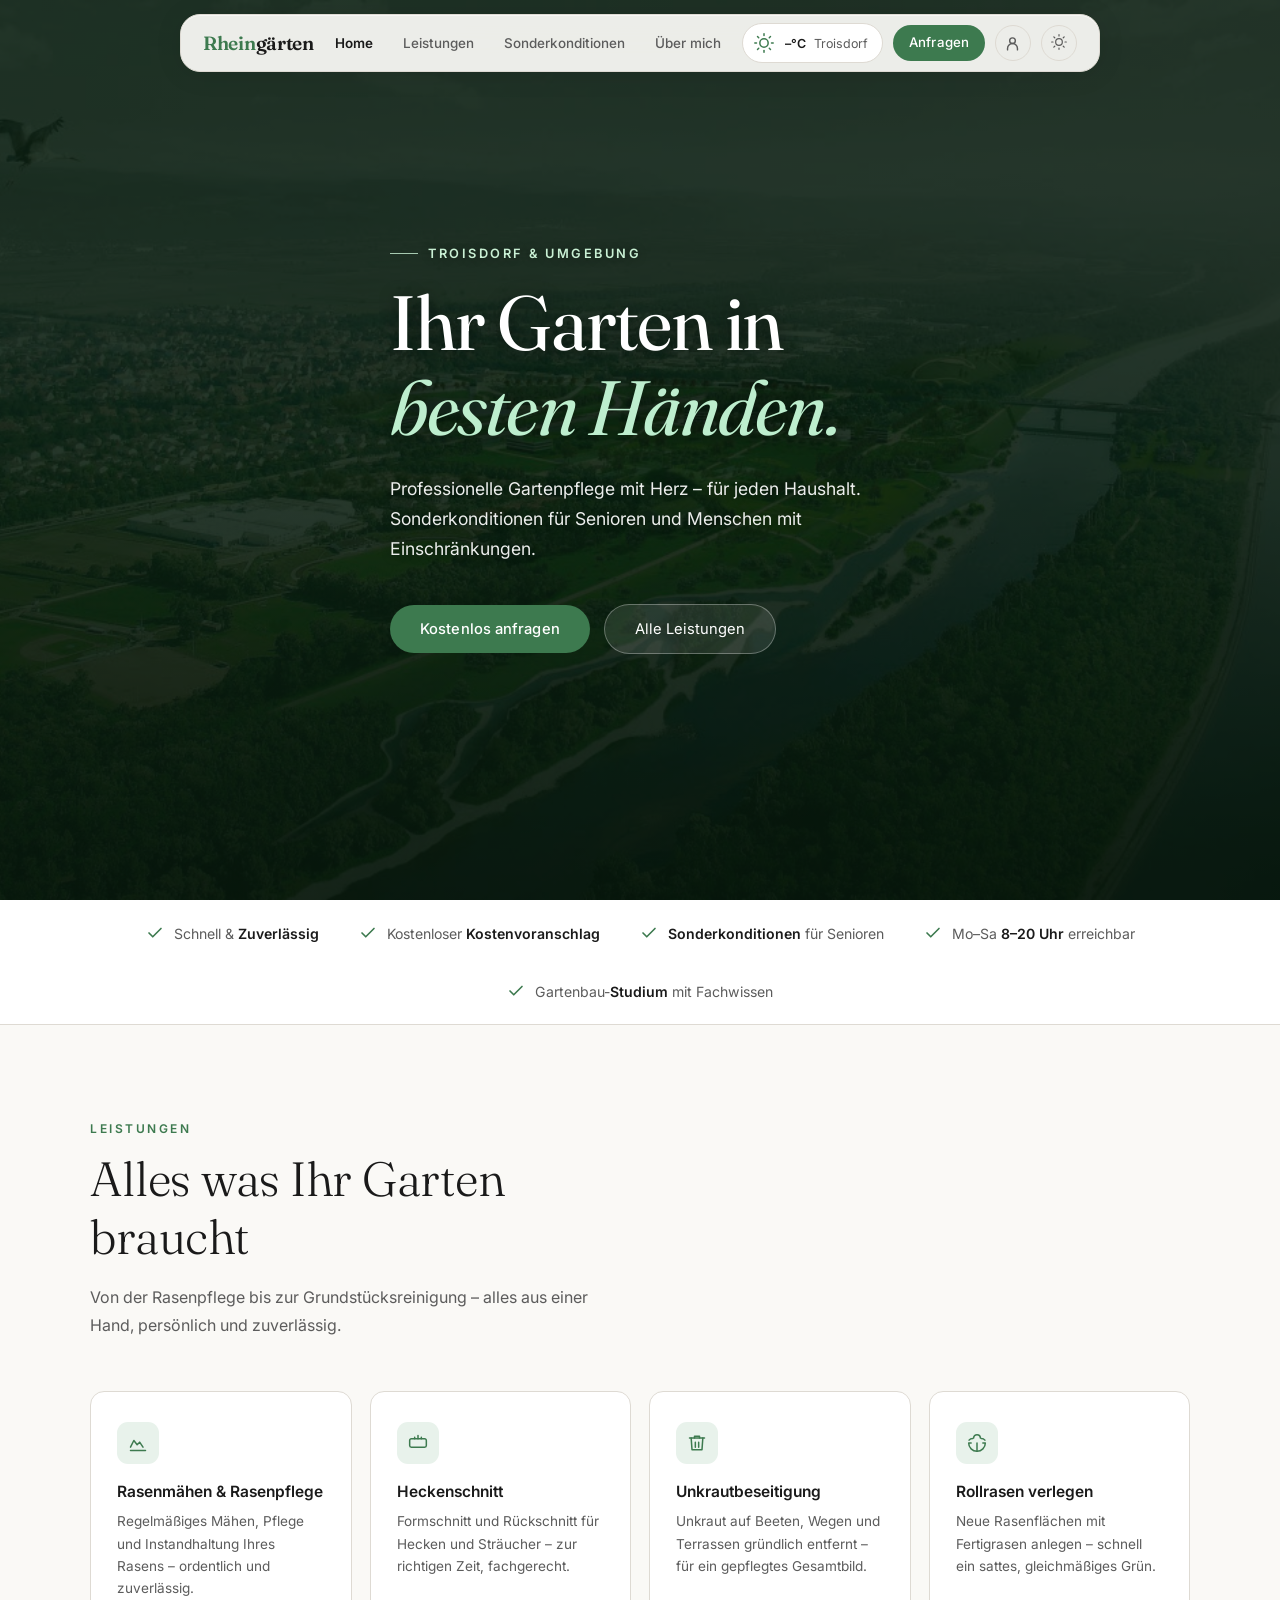
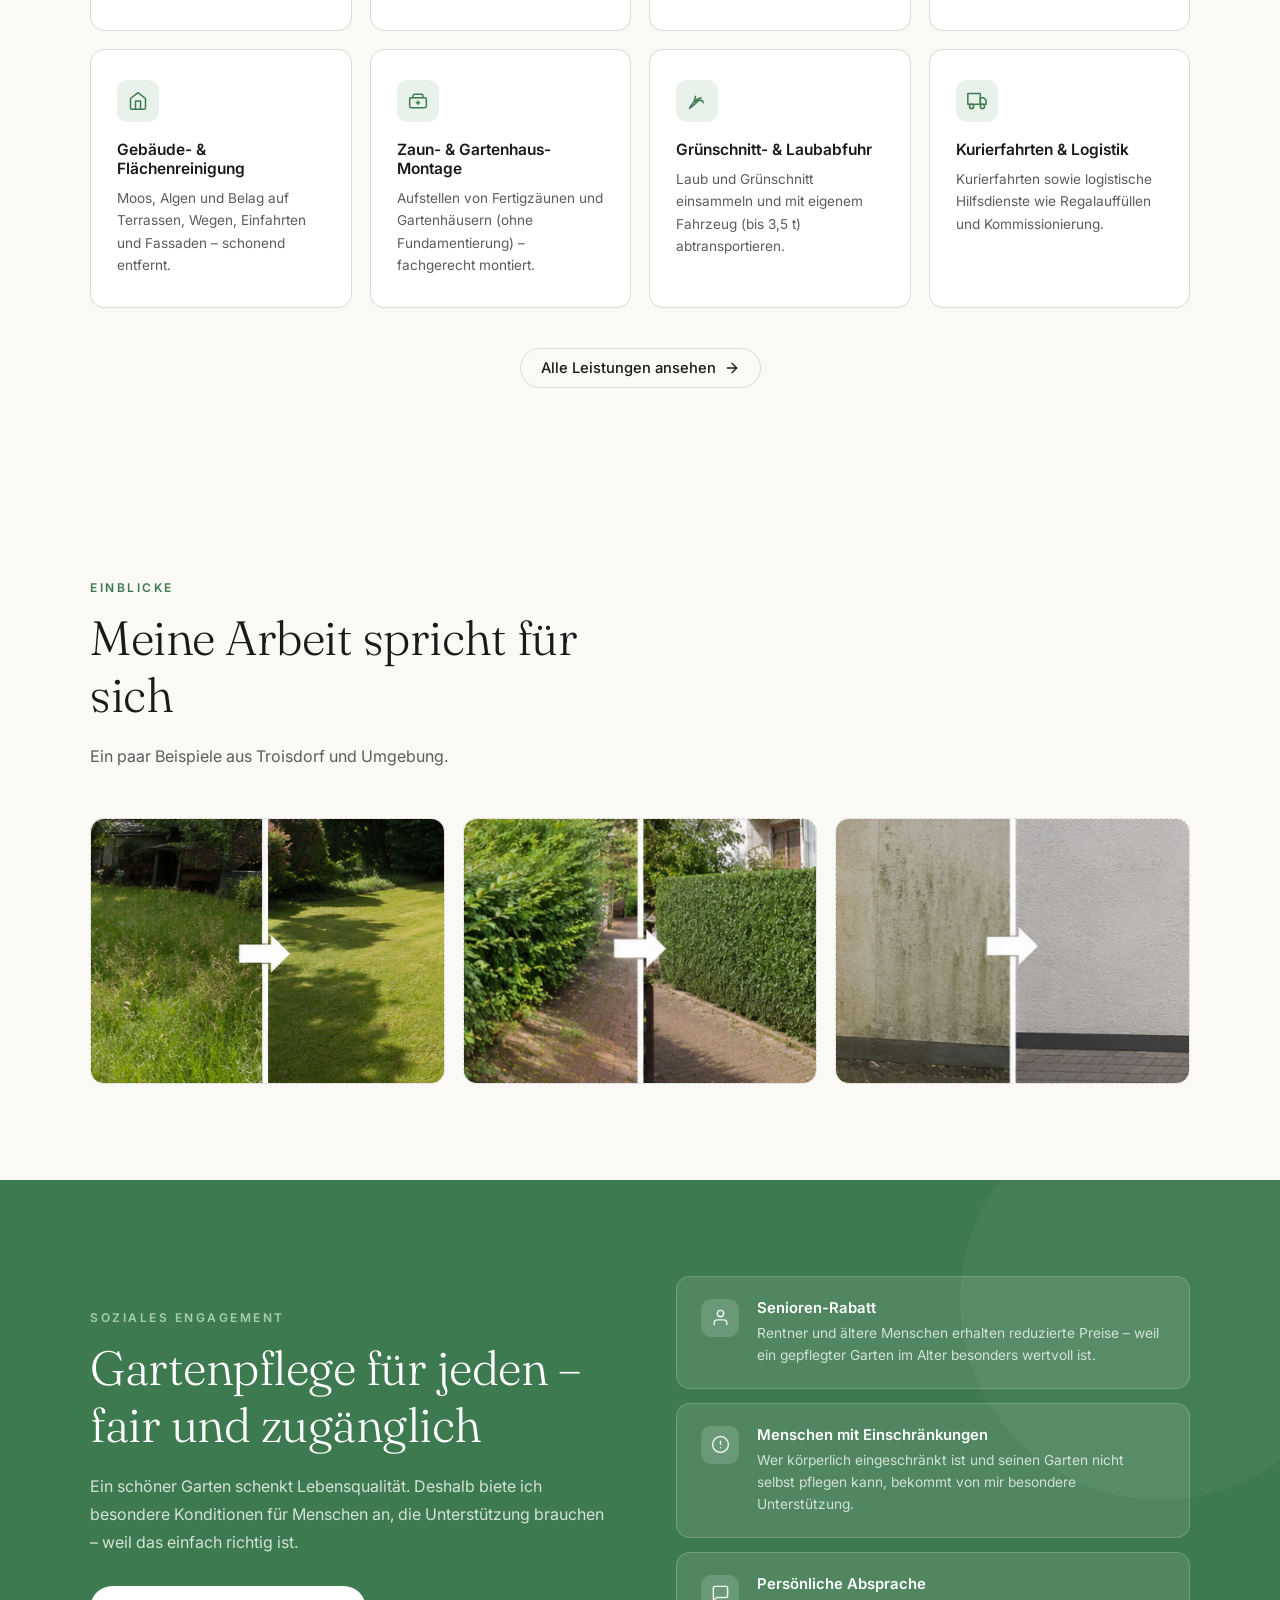
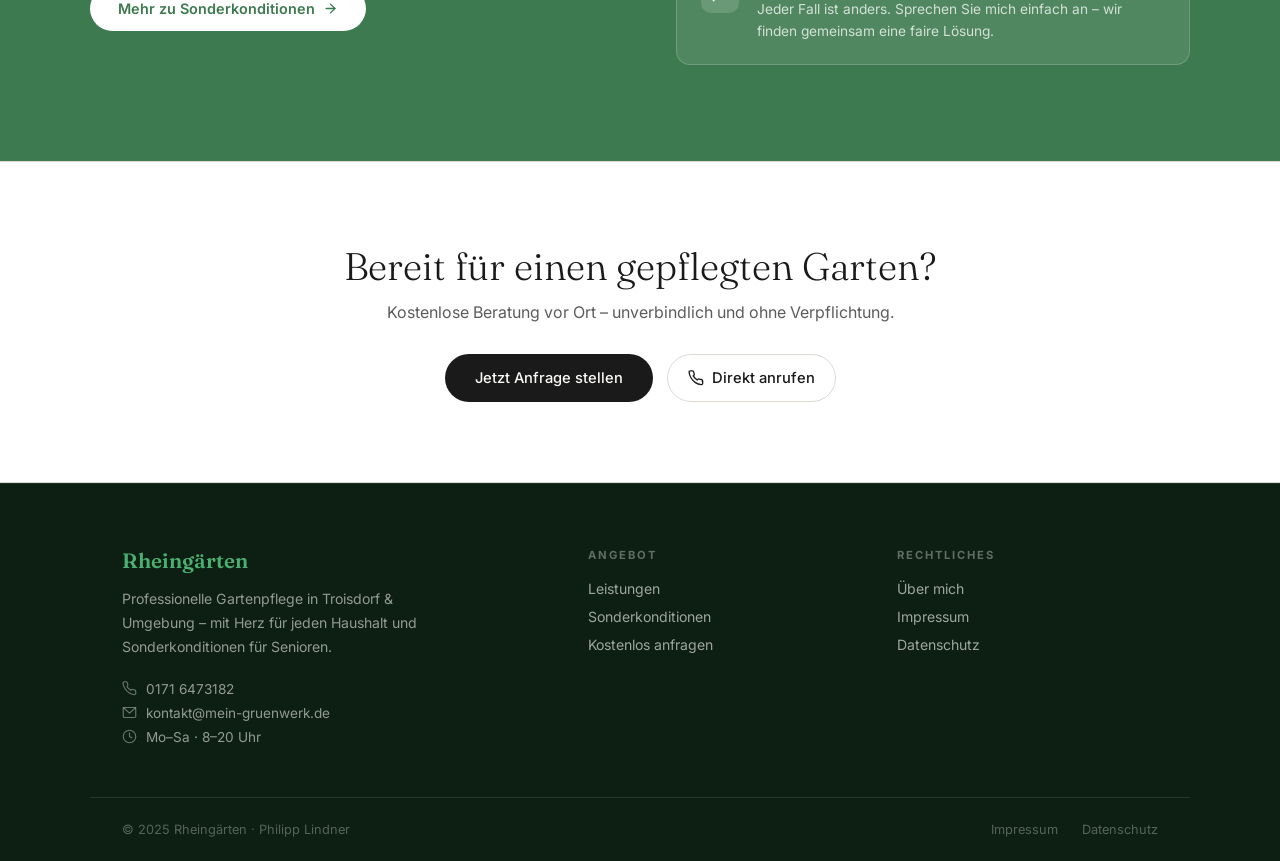
<file: index(10).html>
<!DOCTYPE html>
<html lang="de" data-theme="light">
<head>
  <meta charset="UTF-8">
  <meta name="viewport" content="width=device-width, initial-scale=1.0">
  <title>Rheingärten – Gartenpflege Troisdorf</title>
  <meta name="description" content="Professionelle Gartenpflege in Troisdorf und Umgebung. Mit Herz für Senioren und Menschen mit Einschränkungen.">
  <link rel="preconnect" href="https://fonts.googleapis.com">
  <link href="https://fonts.googleapis.com/css2?family=Inter:wght@300;400;500;600&family=Fraunces:ital,wght@0,300;0,600;1,300&display=swap" rel="stylesheet">
  <link rel="stylesheet" href="style.css">
  <link rel="apple-touch-icon" sizes="180x180" href="apple-touch-icon.png">
  <link rel="icon" type="image/png" sizes="96x96" href="/favicon-96x96.png">
  <link rel="icon" type="image/png" sizes="192x192" href="/web-app-manifest-192x192.png">
  <link rel="icon" type="image/svg+xml" href="/favicon.svg">
  <link rel="manifest" href="site.webmanifest">

    

</head>
<body>

<!-- NAV -->
<nav id="navbar">
  <div class="nav-pill-wrap">
    <div class="nav-inner">
      <a href="index.html" class="nav-logo">Rhein<span>gärten</span></a>
      <ul class="nav-links-center">
        <li><a href="index.html" class="active">Home</a></li>
        <li><a href="leistungen.html">Leistungen</a></li>
        <li><a href="sonderkonditionen.html">Sonderkonditionen</a></li>
        <li><a href="ueber-uns.html">Über&nbsp;mich</a></li>
      </ul>
      <div class="nav-right">
        <div class="weather-pill" id="weatherPill" aria-label="Wetter und Bodenfrost-Hinweis">
          <span class="w-icon" id="weatherIcon"><svg viewBox="0 0 24 24"><circle cx="12" cy="12" r="5"/><line x1="12" y1="1" x2="12" y2="3"/><line x1="12" y1="21" x2="12" y2="23"/><line x1="4.22" y1="4.22" x2="5.64" y2="5.64"/><line x1="18.36" y1="18.36" x2="19.78" y2="19.78"/><line x1="1" y1="12" x2="3" y2="12"/><line x1="21" y1="12" x2="23" y2="12"/><line x1="4.22" y1="19.78" x2="5.64" y2="18.36"/><line x1="18.36" y1="5.64" x2="19.78" y2="4.22"/></svg></span>
          <span class="w-temp" id="weatherTemp">–°C</span>
          <span class="w-text-label" id="weatherLabel">Troisdorf</span>
          <span id="weatherFrostWrap" style="display:none; align-items:center; gap:8px;">
            <span class="w-sep"></span>
            <span class="w-frost">
              <svg viewBox="0 0 24 24"><path d="M12 2v20M2 12h20M5 5l14 14M19 5L5 19"/></svg>
              Bodenfrost
            </span>
          </span>
        </div>
        <a href="anfrage.html" class="nav-cta-btn">Anfragen</a>
        <button class="a11y-btn" id="a11yToggle" aria-label="Lesbarkeits-Modus für Senioren ein/ausschalten" aria-pressed="false" title="Lesbarkeits-Modus">
          <svg viewBox="0 0 24 24"><circle cx="12" cy="8" r="4"/><path d="M5 21v-2a7 7 0 0 1 14 0v2"/></svg>
        </button>
        <button class="theme-btn" id="themeToggle" aria-label="Hell/Dunkel wechseln">
          <span class="icon-sun">
            <svg viewBox="0 0 24 24"><circle cx="12" cy="12" r="5"/><line x1="12" y1="1" x2="12" y2="3"/><line x1="12" y1="21" x2="12" y2="23"/><line x1="4.22" y1="4.22" x2="5.64" y2="5.64"/><line x1="18.36" y1="18.36" x2="19.78" y2="19.78"/><line x1="1" y1="12" x2="3" y2="12"/><line x1="21" y1="12" x2="23" y2="12"/><line x1="4.22" y1="19.78" x2="5.64" y2="18.36"/><line x1="18.36" y1="5.64" x2="19.78" y2="4.22"/></svg>
          </span>
          <span class="icon-moon">
            <svg viewBox="0 0 24 24"><path d="M21 12.79A9 9 0 1 1 11.21 3 7 7 0 0 0 21 12.79z"/></svg>
          </span>
        </button>
        <button class="hamburger" id="hamburger" aria-label="Menü öffnen">
          <span></span><span></span><span></span>
        </button>
      </div>
    </div>
  </div>
  <div class="mobile-menu" id="mobileMenu">
    <a href="index.html">Home</a>
    <a href="leistungen.html">Leistungen</a>
    <a href="sonderkonditionen.html">Sonderkonditionen</a>
    <a href="ueber-uns.html">Über&nbsp;mich</a>
    <a href="anfrage.html">Jetzt anfragen</a>
    <a href="#" id="a11yToggleMobile" style="display:flex; align-items:center; gap:10px;">
      <svg viewBox="0 0 24 24" style="width:17px;height:17px;stroke:currentColor;fill:none;stroke-width:2;stroke-linecap:round;stroke-linejoin:round;"><circle cx="12" cy="8" r="4"/><path d="M5 21v-2a7 7 0 0 1 14 0v2"/></svg>
      Lesbarkeits-Modus
    </a>
  </div>
</nav>

<!-- HERO -->
<section class="hero" id="home">
  <div class="hero-bg"></div>
  <div class="hero-overlay"></div>
  <div class="hero-content">
    <p class="hero-eyebrow">Troisdorf &amp; Umgebung</p>
    <h1 class="hero-title">
      Ihr Garten in<br><em>besten Händen.</em>
    </h1>
    <p class="hero-sub">
      Professionelle Gartenpflege mit Herz – für jeden Haushalt.
      Sonderkonditionen für Senioren und Menschen mit Einschränkungen.
    </p>
    <div class="hero-actions">
      <a href="anfrage.html" class="btn-primary">Kostenlos anfragen</a>
      <a href="leistungen.html" class="btn-ghost">Alle Leistungen</a>
    </div>
  </div>
</section>

<!-- TRUST BAR -->
<div class="trust-bar">
  <div class="trust-inner">
    <div class="trust-item">
      <span class="trust-check"><svg viewBox="0 0 24 24"><polyline points="20 6 9 17 4 12"/></svg></span>
      <span>Schnell &amp; <strong>Zuverlässig</strong></span>
    </div>
    <div class="trust-item">
      <span class="trust-check"><svg viewBox="0 0 24 24"><polyline points="20 6 9 17 4 12"/></svg></span>
      <span>Kostenloser <strong>Kostenvoranschlag</strong></span>
    </div>
    <div class="trust-item">
      <span class="trust-check"><svg viewBox="0 0 24 24"><polyline points="20 6 9 17 4 12"/></svg></span>
      <span><strong>Sonderkonditionen</strong> für Senioren</span>
    </div>
    <div class="trust-item">
      <span class="trust-check"><svg viewBox="0 0 24 24"><polyline points="20 6 9 17 4 12"/></svg></span>
      <span>Mo–Sa <strong>8–20 Uhr</strong> erreichbar</span>
    </div>
    <div class="trust-item">
      <span class="trust-check"><svg viewBox="0 0 24 24"><polyline points="20 6 9 17 4 12"/></svg></span>
      <span>Gartenbau-<strong>Studium</strong> mit Fachwissen</span>
    </div>
  </div>
</div>

<!-- SERVICES -->
<section id="services">
  <div class="section-inner">
    <div class="fade-up" style="max-width:560px;">
      <p class="section-label">Leistungen</p>
      <h2 class="section-title">Alles was Ihr Garten braucht</h2>
      <p class="section-sub">Von der Rasenpflege bis zur Grundstücksreinigung – alles aus einer Hand, persönlich und zuverlässig.</p>
    </div>
    <div class="services-grid">
      <div class="service-card fade-up">
        <div class="service-icon-wrap">
          <svg viewBox="0 0 24 24"><path d="M3 17l4-8 4 5 3-3 4 6"/><path d="M21 21H3"/></svg>
        </div>
        <h3>Rasenmähen &amp; Rasenpflege</h3>
        <p>Regelmäßiges Mähen, Pflege und Instandhaltung Ihres Rasens – ordentlich und zuverlässig.</p>
      </div>
      <div class="service-card fade-up">
        <div class="service-icon-wrap">
          <svg viewBox="0 0 24 24"><path d="M20 7H4a2 2 0 0 0-2 2v6a2 2 0 0 0 2 2h16a2 2 0 0 0 2-2V9a2 2 0 0 0-2-2z"/><path d="M12 7V3M8 7V5M16 7V5"/></svg>
        </div>
        <h3>Heckenschnitt</h3>
        <p>Formschnitt und Rückschnitt für Hecken und Sträucher – zur richtigen Zeit, fachgerecht.</p>
      </div>
      <div class="service-card fade-up">
        <div class="service-icon-wrap">
          <svg viewBox="0 0 24 24"><polyline points="3 6 5 6 21 6"/><path d="M19 6l-1 14H6L5 6"/><path d="M10 11v6M14 11v6"/><path d="M9 6V4h6v2"/></svg>
        </div>
        <h3>Unkrautbeseitigung</h3>
        <p>Unkraut auf Beeten, Wegen und Terrassen gründlich entfernt – für ein gepflegtes Gesamtbild.</p>
      </div>
      <div class="service-card fade-up">
        <div class="service-icon-wrap">
          <svg viewBox="0 0 24 24"><path d="M12 22V12"/><path d="M5 12H2a10 10 0 0 0 20 0h-3"/><path d="M8 6a4 4 0 0 1 8 0"/><path d="M2.5 8.5s1.5-2 4.5-2"/><path d="M21.5 8.5s-1.5-2-4.5-2"/></svg>
        </div>
        <h3>Rollrasen verlegen</h3>
        <p>Neue Rasenflächen mit Fertigrasen anlegen – schnell ein sattes, gleichmäßiges Grün.</p>
      </div>
      <div class="service-card fade-up">
        <div class="service-icon-wrap">
          <svg viewBox="0 0 24 24"><path d="M3 9l9-7 9 7v11a2 2 0 0 1-2 2H5a2 2 0 0 1-2-2z"/><polyline points="9 22 9 12 15 12 15 22"/></svg>
        </div>
        <h3>Gebäude- &amp; Flächenreinigung</h3>
        <p>Moos, Algen und Belag auf Terrassen, Wegen, Einfahrten und Fassaden – schonend entfernt.</p>
      </div>
      <div class="service-card fade-up">
        <div class="service-icon-wrap">
          <svg viewBox="0 0 24 24"><rect x="2" y="8" width="20" height="12" rx="2"/><path d="M6 8V6a2 2 0 0 1 2-2h8a2 2 0 0 1 2 2v2"/><path d="M12 12v4"/><path d="M10 14h4"/></svg>
        </div>
        <h3>Zaun- &amp; Gartenhaus-Montage</h3>
        <p>Aufstellen von Fertigzäunen und Gartenhäusern (ohne Fundamentierung) – fachgerecht montiert.</p>
      </div>
      <div class="service-card fade-up">
        <div class="service-icon-wrap">
          <svg viewBox="0 0 24 24"><path d="M17 8C8 10 5.9 16.17 3.82 19.34"/><path d="M10.23 6.37C8.5 10 9 13 9 13c3-2 5-2.17 7.5-1.5"/><path d="M14.5 11.5c2.5-1 4.5 0 5 2.5"/><path d="M3 21c3-3 7-5 10-9"/></svg>
        </div>
        <h3>Grünschnitt- &amp; Laubabfuhr</h3>
        <p>Laub und Grünschnitt einsammeln und mit eigenem Fahrzeug (bis 3,5 t) abtransportieren.</p>
      </div>
      <div class="service-card fade-up">
        <div class="service-icon-wrap">
          <svg viewBox="0 0 24 24"><rect x="1" y="3" width="15" height="13"/><polygon points="16 8 20 8 23 11 23 16 16 16 16 8"/><circle cx="5.5" cy="18.5" r="2.5"/><circle cx="18.5" cy="18.5" r="2.5"/></svg>
        </div>
        <h3>Kurierfahrten &amp; Logistik</h3>
        <p>Kurierfahrten sowie logistische Hilfsdienste wie Regalauffüllen und Kommissionierung.</p>
      </div>
    </div>
    <div style="text-align:center; margin-top:40px;">
      <a href="leistungen.html" class="btn-outline">
        Alle Leistungen ansehen
        <svg viewBox="0 0 24 24"><line x1="5" y1="12" x2="19" y2="12"/><polyline points="12 5 19 12 12 19"/></svg>
      </a>
    </div>
  </div>
</section>

<!-- MEINE ARBEIT / GALERIE -->
<!--
  BILD-PLATZHALTER-GALERIE: Jede .photo-placeholder-Box unten kann durch ein
  echtes Foto ersetzt werden. Einfach den Inhalt der Box durch ein <img>-Tag
  ersetzen, z.B.:

  <div class="photo-placeholder" style="aspect-ratio:4/3;">
    <img src="img/arbeit-rasen.jpg" alt="Frisch gemähter Rasen in Troisdorf">
  </div>

  Empfohlene Dateien/Namen liegen im Ordner img/ (siehe img/README.txt).
-->
<section id="arbeit">
  <div class="section-inner">
    <div class="fade-up" style="max-width:560px;">
      <p class="section-label">Einblicke</p>
      <h2 class="section-title">Meine Arbeit spricht für sich</h2>
      <p class="section-sub">Ein paar Beispiele aus Troisdorf und Umgebung.</p>
    </div>
    <div class="work-gallery fade-up">

      <!-- FOTO 1: Ersetze NAME1.png mit deinem Dateinamen -->
      <div class="photo-placeholder" style="aspect-ratio:4/3;">
        <img src="rasen.png" alt="Rasenpflege vorher nachher" style="width:100%; height:100%; object-fit:cover;">
      </div>

      <!-- FOTO 2: Ersetze NAME2.png mit deinem Dateinamen -->
      <div class="photo-placeholder" style="aspect-ratio:4/3;">
        <img src="hecke.png" alt="Heckenschnitt" style="width:100%; height:100%; object-fit:cover;">
      </div>

      <!-- FOTO 3: Ersetze NAME3.png mit deinem Dateinamen -->
      <div class="photo-placeholder" style="aspect-ratio:4/3;">
        <img src="wand.png" alt="Rollrasen verlegen" style="width:100%; height:100%; object-fit:cover;">
      </div>

    </div>
  </div>
</section>

<!-- SONDERKONDITIONEN -->
<section id="sonder">
  <div class="section-inner">
    <div class="sonder-grid">
      <div class="fade-up">
        <p class="section-label">Soziales Engagement</p>
        <h2 class="section-title">Gartenpflege für jeden – fair und zugänglich</h2>
        <p class="section-sub">
          Ein schöner Garten schenkt Lebensqualität. Deshalb biete ich besondere Konditionen
          für Menschen an, die Unterstützung brauchen – weil das einfach richtig ist.
        </p>
        <a href="sonderkonditionen.html" class="sonder-cta">
          Mehr zu Sonderkonditionen
          <svg viewBox="0 0 24 24" style="width:15px;height:15px;stroke:currentColor;fill:none;stroke-width:2.2;stroke-linecap:round;"><line x1="5" y1="12" x2="19" y2="12"/><polyline points="12 5 19 12 12 19"/></svg>
        </a>
      </div>
      <div class="sonder-cards fade-up">
        <div class="sonder-card">
          <div class="sonder-card-icon">
            <svg viewBox="0 0 24 24"><path d="M20 21v-2a4 4 0 0 0-4-4H8a4 4 0 0 0-4 4v2"/><circle cx="12" cy="7" r="4"/></svg>
          </div>
          <div>
            <h4>Senioren-Rabatt</h4>
            <p>Rentner und ältere Menschen erhalten reduzierte Preise – weil ein gepflegter Garten im Alter besonders wertvoll ist.</p>
          </div>
        </div>
        <div class="sonder-card">
          <div class="sonder-card-icon">
            <svg viewBox="0 0 24 24"><circle cx="12" cy="12" r="10"/><line x1="12" y1="8" x2="12" y2="12"/><line x1="12" y1="16" x2="12.01" y2="16"/></svg>
          </div>
          <div>
            <h4>Menschen mit Einschränkungen</h4>
            <p>Wer körperlich eingeschränkt ist und seinen Garten nicht selbst pflegen kann, bekommt von mir besondere Unterstützung.</p>
          </div>
        </div>
        <div class="sonder-card">
          <div class="sonder-card-icon">
            <svg viewBox="0 0 24 24"><path d="M21 15a2 2 0 0 1-2 2H7l-4 4V5a2 2 0 0 1 2-2h14a2 2 0 0 1 2 2z"/></svg>
          </div>
          <div>
            <h4>Persönliche Absprache</h4>
            <p>Jeder Fall ist anders. Sprechen Sie mich einfach an – wir finden gemeinsam eine faire Lösung.</p>
          </div>
        </div>
      </div>
    </div>
  </div>
</section>

<!-- CTA -->
<div class="cta-strip fade-up">
  <h2>Bereit für einen gepflegten Garten?</h2>
  <p>Kostenlose Beratung vor Ort – unverbindlich und ohne Verpflichtung.</p>
  <div class="cta-actions">
    <a href="anfrage.html" class="btn-dark">Jetzt Anfrage stellen</a>
    <a href="tel:+491716473182" class="btn-outline">
      <svg viewBox="0 0 24 24"><path d="M22 16.92v3a2 2 0 0 1-2.18 2 19.79 19.79 0 0 1-8.63-3.07A19.5 19.5 0 0 1 4.69 12a19.79 19.79 0 0 1-3.07-8.67A2 2 0 0 1 3.6 1.27h3a2 2 0 0 1 2 1.72c.127.96.361 1.903.7 2.81a2 2 0 0 1-.45 2.11L7.91 8.91a16 16 0 0 0 6 6l.91-.91a2 2 0 0 1 2.11-.45c.907.339 1.85.573 2.81.7A2 2 0 0 1 21.73 16.92z"/></svg>
      Direkt anrufen
    </a>
  </div>
</div>

<!-- FOOTER -->
<footer>
  <div class="footer-inner">
    <div class="footer-brand">
      <span class="footer-logo">Rheingärten</span>
      <p class="footer-tagline">Professionelle Gartenpflege in Troisdorf &amp; Umgebung – mit Herz für jeden Haushalt und Sonderkonditionen für Senioren.</p>
      <div class="footer-contact-list">
        <a href="tel:+491716473182">
          <svg viewBox="0 0 24 24"><path d="M22 16.92v3a2 2 0 0 1-2.18 2 19.79 19.79 0 0 1-8.63-3.07A19.5 19.5 0 0 1 4.69 12a19.79 19.79 0 0 1-3.07-8.67A2 2 0 0 1 3.6 1.27h3a2 2 0 0 1 2 1.72c.127.96.361 1.903.7 2.81a2 2 0 0 1-.45 2.11L7.91 8.91a16 16 0 0 0 6 6l.91-.91a2 2 0 0 1 2.11-.45c.907.339 1.85.573 2.81.7A2 2 0 0 1 21.73 16.92z"/></svg>
          0171 6473182
        </a>
        <a href="mailto:kontakt@mein-gruenwerk.de">
          <svg viewBox="0 0 24 24"><rect x="2" y="4" width="20" height="16" rx="2"/><polyline points="2,4 12,13 22,4"/></svg>
          kontakt@mein-gruenwerk.de
        </a>
        <span>
          <svg viewBox="0 0 24 24"><circle cx="12" cy="12" r="10"/><polyline points="12 6 12 12 16 14"/></svg>
          Mo–Sa · 8–20 Uhr
        </span>
      </div>
    </div>
    <div class="footer-col">
      <p class="footer-col-title">Angebot</p>
      <div class="footer-col-links">
        <a href="leistungen.html">Leistungen</a>
        <a href="sonderkonditionen.html">Sonderkonditionen</a>
        <a href="anfrage.html">Kostenlos anfragen</a>
      </div>
    </div>
    <div class="footer-col">
      <p class="footer-col-title">Rechtliches</p>
      <div class="footer-col-links">
        <a href="ueber-uns.html">Über mich</a>
        <a href="impressum.html">Impressum</a>
        <a href="datenschutz.html">Datenschutz</a>
      </div>
    </div>
  </div>
  <div class="footer-bottom">
    <span class="footer-copy">© 2025 Rheingärten · Philipp Lindner</span>
    <div class="footer-bottom-links">
      <a href="impressum.html">Impressum</a>
      <a href="datenschutz.html">Datenschutz</a>
    </div>
  </div>
</footer>

<script>
  const html = document.documentElement;
  html.setAttribute('data-theme', localStorage.getItem('gw-theme') || 'light');

  function toggleTheme() {
    const next = html.getAttribute('data-theme') === 'light' ? 'dark' : 'light';
    html.setAttribute('data-theme', next);
    localStorage.setItem('gw-theme', next);
  }
  document.getElementById('themeToggle').addEventListener('click', toggleTheme);

  const hamburger = document.getElementById('hamburger');
  const mobileMenu = document.getElementById('mobileMenu');
  hamburger.addEventListener('click', () => mobileMenu.classList.toggle('open'));

  /* ── SENIOREN- / LESBARKEITS-MODUS ── */
  function setA11y(on) {
    html.setAttribute('data-a11y', on ? 'true' : 'false');
    localStorage.setItem('gw-a11y', on ? 'true' : 'false');
    document.querySelectorAll('#a11yToggle, #a11yToggleMobile').forEach(btn => {
      btn.classList.toggle('active', on);
      btn.setAttribute('aria-pressed', on ? 'true' : 'false');
    });
  }
  setA11y(localStorage.getItem('gw-a11y') === 'true');
  const a11yBtn = document.getElementById('a11yToggle');
  const a11yBtnMobile = document.getElementById('a11yToggleMobile');
  if (a11yBtn) a11yBtn.addEventListener('click', () => setA11y(html.getAttribute('data-a11y') !== 'true'));
  if (a11yBtnMobile) a11yBtnMobile.addEventListener('click', (e) => { e.preventDefault(); setA11y(html.getAttribute('data-a11y') !== 'true'); });

  /* ── WETTER & BODENFROST-WARNUNG (Open-Meteo, Troisdorf) ── */
  (function () {
    const tempEl = document.getElementById('weatherTemp');
    const iconEl = document.getElementById('weatherIcon');
    const frostWrap = document.getElementById('weatherFrostWrap');
    if (!tempEl) return;

    const ICONS = {
      sun:   '<svg viewBox="0 0 24 24"><circle cx="12" cy="12" r="5"/><line x1="12" y1="1" x2="12" y2="3"/><line x1="12" y1="21" x2="12" y2="23"/><line x1="4.22" y1="4.22" x2="5.64" y2="5.64"/><line x1="18.36" y1="18.36" x2="19.78" y2="19.78"/><line x1="1" y1="12" x2="3" y2="12"/><line x1="21" y1="12" x2="23" y2="12"/><line x1="4.22" y1="19.78" x2="5.64" y2="18.36"/><line x1="18.36" y1="5.64" x2="19.78" y2="4.22"/></svg>',
      cloud: '<svg viewBox="0 0 24 24"><path d="M17.5 19a4.5 4.5 0 0 0 0-9 6 6 0 0 0-11.4 1.6A4 4 0 0 0 6.5 19h11z"/></svg>',
      rain:  '<svg viewBox="0 0 24 24"><path d="M16 13a4 4 0 0 0 0-8 5.5 5.5 0 0 0-10.5 1.5A3.5 3.5 0 0 0 6 13h10z"/><line x1="8" y1="16" x2="8" y2="20"/><line x1="12" y1="16" x2="12" y2="20"/><line x1="16" y1="16" x2="16" y2="20"/></svg>',
      snow:  '<svg viewBox="0 0 24 24"><path d="M16 13a4 4 0 0 0 0-8 5.5 5.5 0 0 0-10.5 1.5A3.5 3.5 0 0 0 6 13h10z"/><line x1="8" y1="16" x2="8" y2="16.01"/><line x1="12" y1="18" x2="12" y2="18.01"/><line x1="16" y1="16" x2="16" y2="16.01"/><line x1="8" y1="20" x2="8" y2="20.01"/><line x1="16" y1="20" x2="16" y2="20.01"/></svg>',
      fog:   '<svg viewBox="0 0 24 24"><line x1="3" y1="8" x2="21" y2="8"/><line x1="3" y1="12" x2="21" y2="12"/><line x1="3" y1="16" x2="21" y2="16"/></svg>'
    };

    function iconForCode(code) {
      if (code === 0 || code === 1) return ICONS.sun;
      if (code >= 2 && code <= 3) return ICONS.cloud;
      if (code >= 45 && code <= 48) return ICONS.fog;
      if ((code >= 51 && code <= 67) || (code >= 80 && code <= 82)) return ICONS.rain;
      if ((code >= 71 && code <= 77) || (code >= 85 && code <= 86)) return ICONS.snow;
      return ICONS.cloud;
    }

    // Troisdorf, NRW
    const LAT = 50.81, LON = 7.16;
    const url = `https://api.open-meteo.com/v1/forecast?latitude=${LAT}&longitude=${LON}&current=temperature_2m,weather_code&hourly=temperature_2m&forecast_days=2&timezone=Europe%2FBerlin`;

    fetch(url)
      .then(r => r.json())
      .then(data => {
        const current = data.current;
        if (!current) return;
        tempEl.textContent = Math.round(current.temperature_2m) + '°C';
        iconEl.innerHTML = iconForCode(current.weather_code);

        // Bodenfrost-Check: in den nächsten 18h Lufttemperatur <= 3°C
        let frostRisk = false;
        if (data.hourly && data.hourly.temperature_2m) {
          const now = new Date();
          for (let i = 0; i < data.hourly.time.length; i++) {
            const t = new Date(data.hourly.time[i]);
            const diffH = (t - now) / 3600000;
            if (diffH >= 0 && diffH <= 18 && data.hourly.temperature_2m[i] <= 3) {
              frostRisk = true; break;
            }
          }
        }
        if (frostRisk && frostWrap) {
          frostWrap.style.display = 'inline-flex';
        }
      })
      .catch(() => { /* Wetter optional – bei Fehler einfach ausblenden */ });
  })();
</script>
<script>
  const observer = new IntersectionObserver(
    entries => entries.forEach(e => { if (e.isIntersecting) e.target.classList.add('visible'); }),
    { threshold: 0.1 }
  );
  document.querySelectorAll('.fade-up').forEach(el => observer.observe(el));
</script>
    <!-- ... Dein restlicher Code (z.B. Zeile 35 usw.) ... -->

    <script>
        // Schließt das Menü, sobald der Nutzer scrollt
        window.addEventListener('scroll', () => {
            const menu = document.getElementById('mobileMenu');
            
            // Tausche 'open' aus, falls deine "Aktiv-Klasse" anders heißt
            if (menu && menu.classList.contains('open')) {
                menu.classList.remove('open');
            }
        });
    </script>
</body>
</html>
</file>
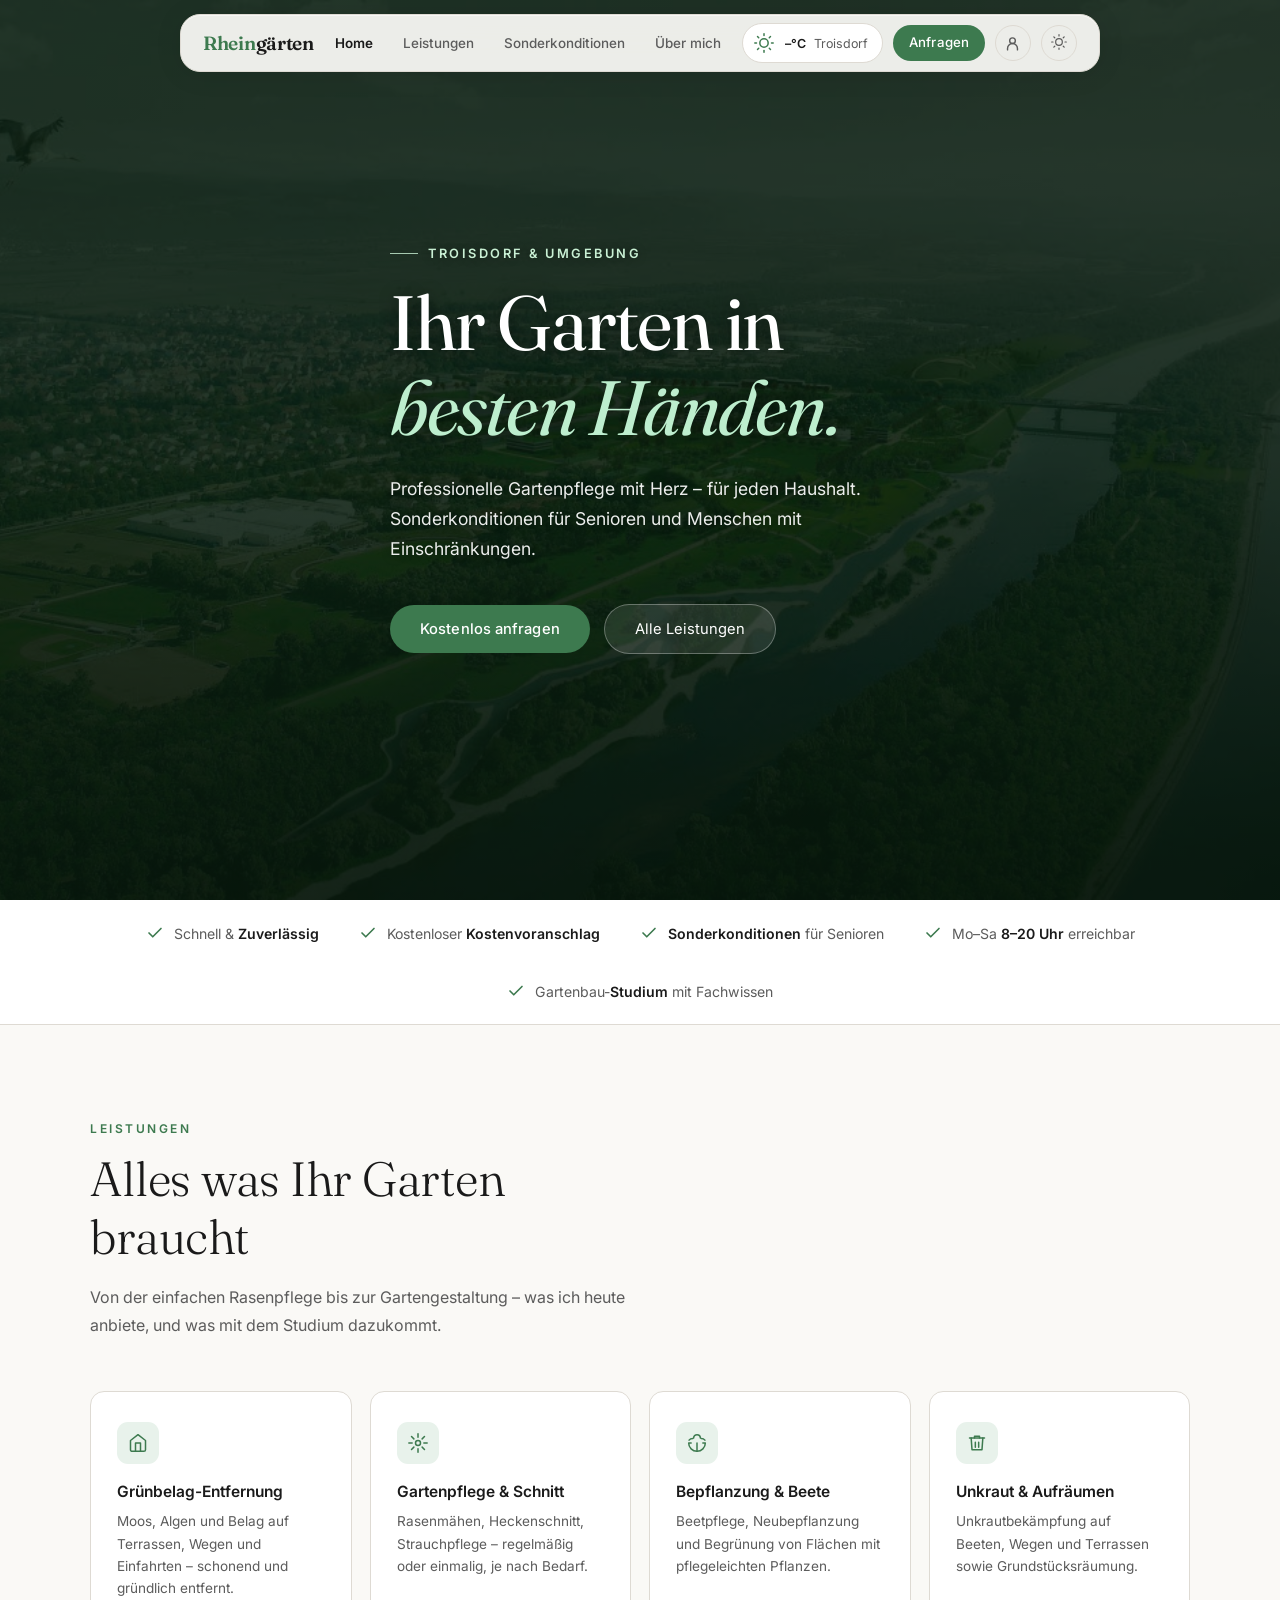
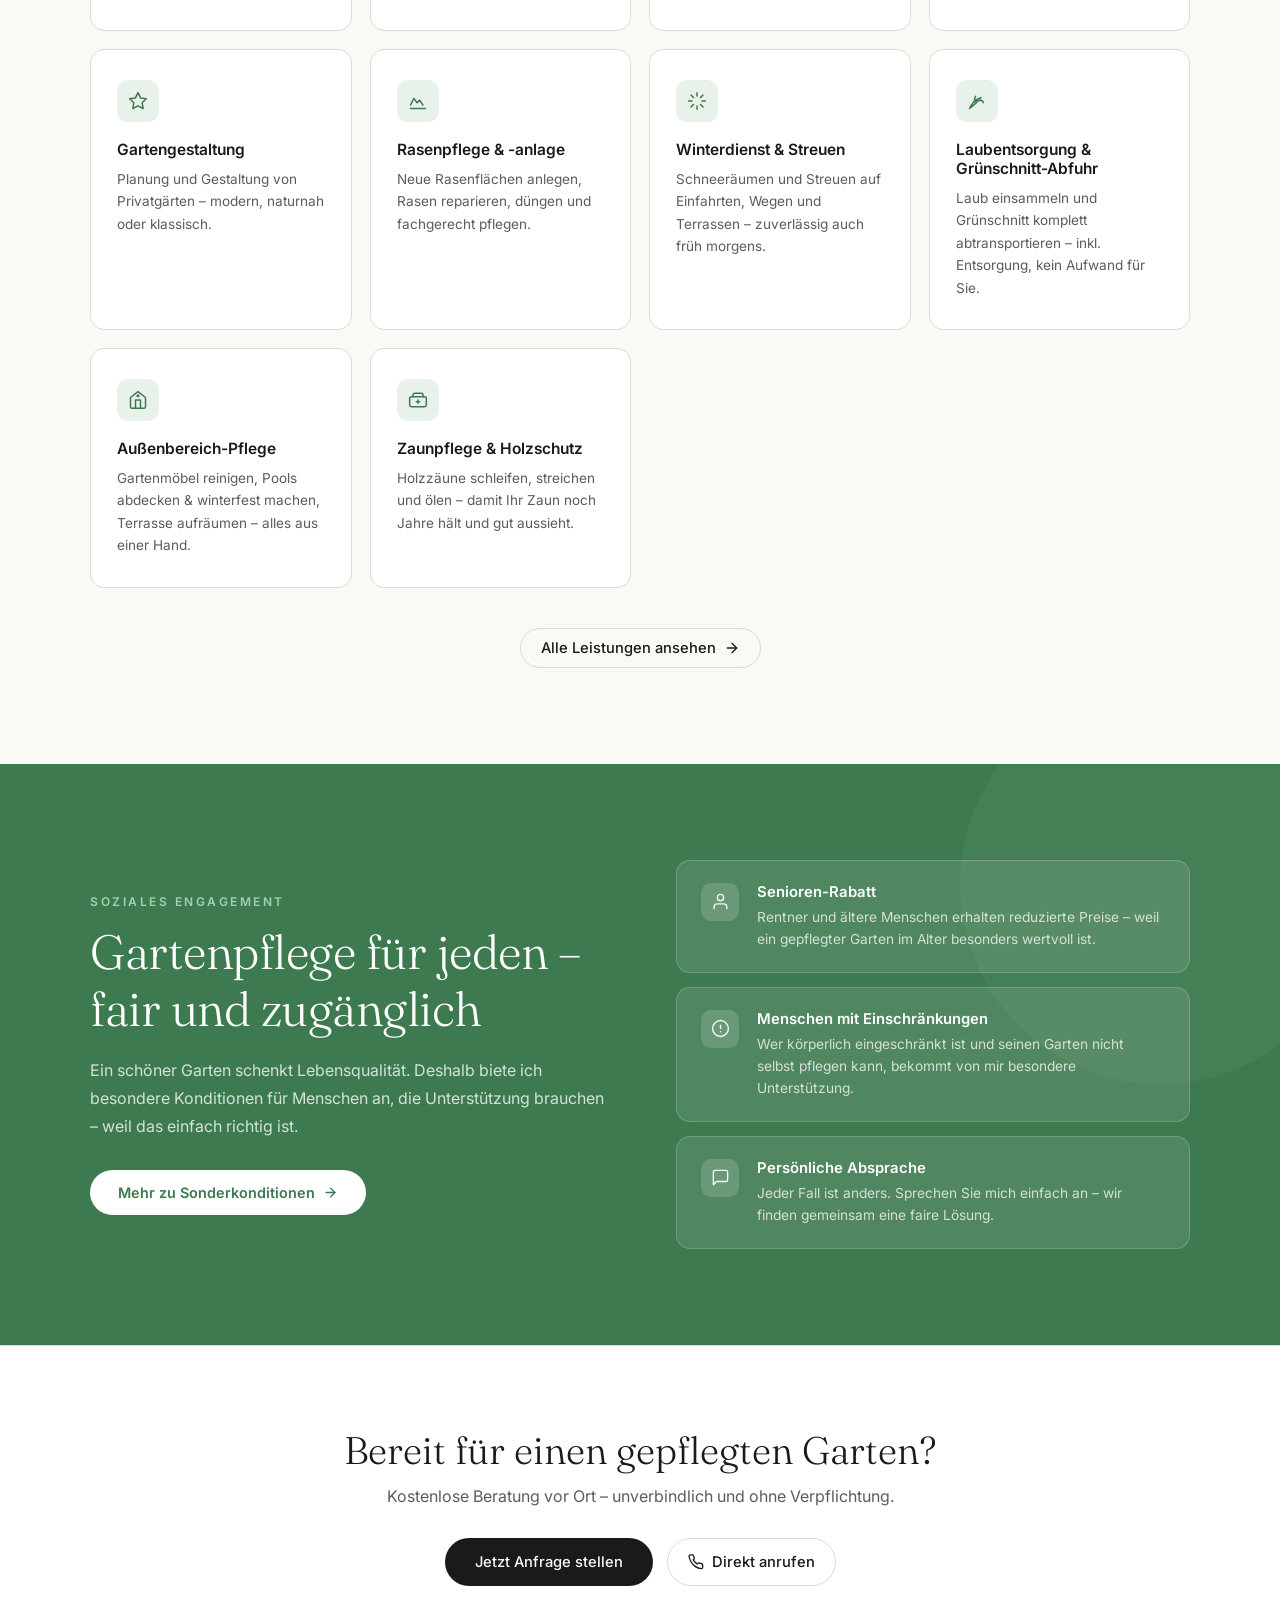
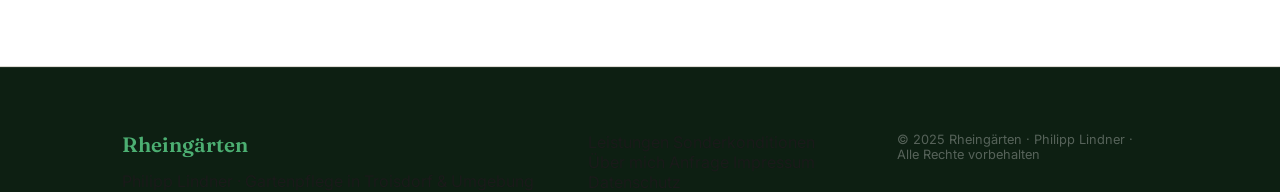
<file: index(5).html>
<!DOCTYPE html>
<html lang="de" data-theme="light">
<head>
  <meta charset="UTF-8">
  <meta name="viewport" content="width=device-width, initial-scale=1.0">
  <title>Rheingärten – Gartenpflege Troisdorf</title>
  <meta name="description" content="Professionelle Gartenpflege in Troisdorf und Umgebung. Mit Herz für Senioren und Menschen mit Einschränkungen.">
  <link rel="preconnect" href="https://fonts.googleapis.com">
  <link href="https://fonts.googleapis.com/css2?family=Inter:wght@300;400;500;600&family=Fraunces:ital,wght@0,300;0,600;1,300&display=swap" rel="stylesheet">
  <link rel="stylesheet" href="style.css">
  <link rel="apple-touch-icon" sizes="180x180" href="apple-touch-icon.png">
  <link rel="icon" type="image/png" sizes="32x32" href="favicon-32x32.png">
  <link rel="icon" type="image/png" sizes="16x16" href="favicon-16x16.png">
  <link rel="manifest" href="site.webmanifest">

    

</head>
<body>

<!-- NAV -->
<nav id="navbar">
  <div class="nav-pill-wrap">
    <div class="nav-inner">
      <a href="index.html" class="nav-logo">Rhein<span>gärten</span></a>
      <ul class="nav-links-center">
        <li><a href="index.html" class="active">Home</a></li>
        <li><a href="leistungen.html">Leistungen</a></li>
        <li><a href="sonderkonditionen.html">Sonderkonditionen</a></li>
        <li><a href="ueber-uns.html">Über mich</a></li>
      </ul>
      <div class="nav-right">
        <div class="weather-pill" id="weatherPill" aria-label="Wetter und Bodenfrost-Hinweis">
          <span class="w-icon" id="weatherIcon"><svg viewBox="0 0 24 24"><circle cx="12" cy="12" r="5"/><line x1="12" y1="1" x2="12" y2="3"/><line x1="12" y1="21" x2="12" y2="23"/><line x1="4.22" y1="4.22" x2="5.64" y2="5.64"/><line x1="18.36" y1="18.36" x2="19.78" y2="19.78"/><line x1="1" y1="12" x2="3" y2="12"/><line x1="21" y1="12" x2="23" y2="12"/><line x1="4.22" y1="19.78" x2="5.64" y2="18.36"/><line x1="18.36" y1="5.64" x2="19.78" y2="4.22"/></svg></span>
          <span class="w-temp" id="weatherTemp">–°C</span>
          <span class="w-text-label" id="weatherLabel">Troisdorf</span>
          <span id="weatherFrostWrap" style="display:none; align-items:center; gap:8px;">
            <span class="w-sep"></span>
            <span class="w-frost">
              <svg viewBox="0 0 24 24"><path d="M12 2v20M2 12h20M5 5l14 14M19 5L5 19"/></svg>
              Bodenfrost
            </span>
          </span>
        </div>
        <a href="anfrage.html" class="nav-cta-btn">Anfragen</a>
        <button class="a11y-btn" id="a11yToggle" aria-label="Lesbarkeits-Modus für Senioren ein/ausschalten" aria-pressed="false" title="Lesbarkeits-Modus">
          <svg viewBox="0 0 24 24"><circle cx="12" cy="8" r="4"/><path d="M5 21v-2a7 7 0 0 1 14 0v2"/></svg>
        </button>
        <button class="theme-btn" id="themeToggle" aria-label="Hell/Dunkel wechseln">
          <span class="icon-sun">
            <svg viewBox="0 0 24 24"><circle cx="12" cy="12" r="5"/><line x1="12" y1="1" x2="12" y2="3"/><line x1="12" y1="21" x2="12" y2="23"/><line x1="4.22" y1="4.22" x2="5.64" y2="5.64"/><line x1="18.36" y1="18.36" x2="19.78" y2="19.78"/><line x1="1" y1="12" x2="3" y2="12"/><line x1="21" y1="12" x2="23" y2="12"/><line x1="4.22" y1="19.78" x2="5.64" y2="18.36"/><line x1="18.36" y1="5.64" x2="19.78" y2="4.22"/></svg>
          </span>
          <span class="icon-moon">
            <svg viewBox="0 0 24 24"><path d="M21 12.79A9 9 0 1 1 11.21 3 7 7 0 0 0 21 12.79z"/></svg>
          </span>
        </button>
        <button class="hamburger" id="hamburger" aria-label="Menü öffnen">
          <span></span><span></span><span></span>
        </button>
      </div>
    </div>
  </div>
  <div class="mobile-menu" id="mobileMenu">
    <a href="index.html">Home</a>
    <a href="leistungen.html">Leistungen</a>
    <a href="sonderkonditionen.html">Sonderkonditionen</a>
    <a href="ueber-uns.html">Über mich</a>
    <a href="anfrage.html">Jetzt anfragen</a>
    <a href="#" id="a11yToggleMobile" style="display:flex; align-items:center; gap:10px;">
      <svg viewBox="0 0 24 24" style="width:17px;height:17px;stroke:currentColor;fill:none;stroke-width:2;stroke-linecap:round;stroke-linejoin:round;"><circle cx="12" cy="8" r="4"/><path d="M5 21v-2a7 7 0 0 1 14 0v2"/></svg>
      Lesbarkeits-Modus
    </a>
  </div>
</nav>

<!-- HERO -->
<section class="hero" id="home">
  <div class="hero-bg"></div>
  <div class="hero-overlay"></div>
  <div class="hero-content">
    <p class="hero-eyebrow">Troisdorf &amp; Umgebung</p>
    <h1 class="hero-title">
      Ihr Garten in<br><em>besten Händen.</em>
    </h1>
    <p class="hero-sub">
      Professionelle Gartenpflege mit Herz – für jeden Haushalt.
      Sonderkonditionen für Senioren und Menschen mit Einschränkungen.
    </p>
    <div class="hero-actions">
      <a href="anfrage.html" class="btn-primary">Kostenlos anfragen</a>
      <a href="leistungen.html" class="btn-ghost">Alle Leistungen</a>
    </div>
  </div>
</section>

<!-- TRUST BAR -->
<div class="trust-bar">
  <div class="trust-inner">
    <div class="trust-item">
      <span class="trust-check"><svg viewBox="0 0 24 24"><polyline points="20 6 9 17 4 12"/></svg></span>
      <span>Schnell &amp; <strong>Zuverlässig</strong></span>
    </div>
    <div class="trust-item">
      <span class="trust-check"><svg viewBox="0 0 24 24"><polyline points="20 6 9 17 4 12"/></svg></span>
      <span>Kostenloser <strong>Kostenvoranschlag</strong></span>
    </div>
    <div class="trust-item">
      <span class="trust-check"><svg viewBox="0 0 24 24"><polyline points="20 6 9 17 4 12"/></svg></span>
      <span><strong>Sonderkonditionen</strong> für Senioren</span>
    </div>
    <div class="trust-item">
      <span class="trust-check"><svg viewBox="0 0 24 24"><polyline points="20 6 9 17 4 12"/></svg></span>
      <span>Mo–Sa <strong>8–20 Uhr</strong> erreichbar</span>
    </div>
    <div class="trust-item">
      <span class="trust-check"><svg viewBox="0 0 24 24"><polyline points="20 6 9 17 4 12"/></svg></span>
      <span>Gartenbau-<strong>Studium</strong> mit Fachwissen</span>
    </div>
  </div>
</div>

<!-- SERVICES -->
<section id="services">
  <div class="section-inner">
    <div class="fade-up" style="max-width:560px;">
      <p class="section-label">Leistungen</p>
      <h2 class="section-title">Alles was Ihr Garten braucht</h2>
      <p class="section-sub">Von der einfachen Rasenpflege bis zur Gartengestaltung – was ich heute anbiete, und was mit dem Studium dazukommt.</p>
    </div>
    <div class="services-grid">
      <div class="service-card fade-up">
        <div class="service-icon-wrap">
          <svg viewBox="0 0 24 24"><path d="M3 9l9-7 9 7v11a2 2 0 0 1-2 2H5a2 2 0 0 1-2-2z"/><polyline points="9 22 9 12 15 12 15 22"/></svg>
        </div>
        <h3>Grünbelag-Entfernung</h3>
        <p>Moos, Algen und Belag auf Terrassen, Wegen und Einfahrten – schonend und gründlich entfernt.</p>
        
      </div>
      <div class="service-card fade-up">
        <div class="service-icon-wrap">
          <svg viewBox="0 0 24 24"><circle cx="12" cy="12" r="3"/><path d="M12 1v4M12 19v4M4.22 4.22l2.83 2.83M16.95 16.95l2.83 2.83M1 12h4M19 12h4M4.22 19.78l2.83-2.83M16.95 7.05l2.83-2.83"/></svg>
        </div>
        <h3>Gartenpflege &amp; Schnitt</h3>
        <p>Rasenmähen, Heckenschnitt, Strauchpflege – regelmäßig oder einmalig, je nach Bedarf.</p>
        
      </div>
      <div class="service-card fade-up">
        <div class="service-icon-wrap">
          <svg viewBox="0 0 24 24"><path d="M12 22V12"/><path d="M5 12H2a10 10 0 0 0 20 0h-3"/><path d="M8 6a4 4 0 0 1 8 0"/><path d="M2.5 8.5s1.5-2 4.5-2"/><path d="M21.5 8.5s-1.5-2-4.5-2"/></svg>
        </div>
        <h3>Bepflanzung &amp; Beete</h3>
        <p>Beetpflege, Neubepflanzung und Begrünung von Flächen mit pflegeleichten Pflanzen.</p>
        
      </div>
      <div class="service-card fade-up">
        <div class="service-icon-wrap">
          <svg viewBox="0 0 24 24"><polyline points="3 6 5 6 21 6"/><path d="M19 6l-1 14H6L5 6"/><path d="M10 11v6M14 11v6"/><path d="M9 6V4h6v2"/></svg>
        </div>
        <h3>Unkraut &amp; Aufräumen</h3>
        <p>Unkrautbekämpfung auf Beeten, Wegen und Terrassen sowie Grundstücksräumung.</p>
        
      </div>
      <div class="service-card fade-up">
        <div class="service-icon-wrap">
          <svg viewBox="0 0 24 24"><polygon points="12 2 15.09 8.26 22 9.27 17 14.14 18.18 21.02 12 17.77 5.82 21.02 7 14.14 2 9.27 8.91 8.26 12 2"/></svg>
        </div>
        <h3>Gartengestaltung</h3>
        <p>Planung und Gestaltung von Privatgärten – modern, naturnah oder klassisch.</p>
      </div>
      <div class="service-card fade-up">
        <div class="service-icon-wrap">
          <svg viewBox="0 0 24 24"><path d="M3 17l4-8 4 5 3-3 4 6"/><path d="M21 21H3"/></svg>
        </div>
        <h3>Rasenpflege &amp; -anlage</h3>
        <p>Neue Rasenflächen anlegen, Rasen reparieren, düngen und fachgerecht pflegen.</p>
      </div>
      <div class="service-card fade-up">
        <div class="service-icon-wrap">
          <svg viewBox="0 0 24 24"><path d="M12 2v4M12 18v4M4.93 4.93l2.83 2.83M16.24 16.24l2.83 2.83M2 12h4M18 12h4M4.93 19.07l2.83-2.83M16.24 7.76l2.83-2.83"/></svg>
        </div>
        <h3>Winterdienst &amp; Streuen</h3>
        <p>Schneeräumen und Streuen auf Einfahrten, Wegen und Terrassen – zuverlässig auch früh morgens.</p>
      </div>
      <div class="service-card fade-up">
        <div class="service-icon-wrap">
          <svg viewBox="0 0 24 24"><path d="M17 8C8 10 5.9 16.17 3.82 19.34"/><path d="M10.23 6.37C8.5 10 9 13 9 13c3-2 5-2.17 7.5-1.5"/><path d="M14.5 11.5c2.5-1 4.5 0 5 2.5"/><path d="M3 21c3-3 7-5 10-9"/></svg>
        </div>
        <h3>Laubentsorgung &amp; Grünschnitt-Abfuhr</h3>
        <p>Laub einsammeln und Grünschnitt komplett abtransportieren – inkl. Entsorgung, kein Aufwand für Sie.</p>
      </div>
      <div class="service-card fade-up">
        <div class="service-icon-wrap">
          <svg viewBox="0 0 24 24"><path d="M3 9l9-7 9 7v11a2 2 0 0 1-2 2H5a2 2 0 0 1-2-2z"/><path d="M9 22V12h6v10"/><circle cx="12" cy="7" r="1"/></svg>
        </div>
        <h3>Außenbereich-Pflege</h3>
        <p>Gartenmöbel reinigen, Pools abdecken &amp; winterfest machen, Terrasse aufräumen – alles aus einer Hand.</p>
      </div>
      <div class="service-card fade-up">
        <div class="service-icon-wrap">
          <svg viewBox="0 0 24 24"><rect x="2" y="8" width="20" height="12" rx="2"/><path d="M6 8V6a2 2 0 0 1 2-2h8a2 2 0 0 1 2 2v2"/><path d="M12 12v4"/><path d="M10 14h4"/></svg>
        </div>
        <h3>Zaunpflege &amp; Holzschutz</h3>
        <p>Holzzäune schleifen, streichen und ölen – damit Ihr Zaun noch Jahre hält und gut aussieht.</p>
      </div>
    </div>
    <div style="text-align:center; margin-top:40px;">
      <a href="leistungen.html" class="btn-outline">
        Alle Leistungen ansehen
        <svg viewBox="0 0 24 24"><line x1="5" y1="12" x2="19" y2="12"/><polyline points="12 5 19 12 12 19"/></svg>
      </a>
    </div>
  </div>
</section>

<!-- SONDERKONDITIONEN -->
<section id="sonder">
  <div class="section-inner">
    <div class="sonder-grid">
      <div class="fade-up">
        <p class="section-label">Soziales Engagement</p>
        <h2 class="section-title">Gartenpflege für jeden – fair und zugänglich</h2>
        <p class="section-sub">
          Ein schöner Garten schenkt Lebensqualität. Deshalb biete ich besondere Konditionen
          für Menschen an, die Unterstützung brauchen – weil das einfach richtig ist.
        </p>
        <a href="sonderkonditionen.html" class="sonder-cta">
          Mehr zu Sonderkonditionen
          <svg viewBox="0 0 24 24" style="width:15px;height:15px;stroke:currentColor;fill:none;stroke-width:2.2;stroke-linecap:round;"><line x1="5" y1="12" x2="19" y2="12"/><polyline points="12 5 19 12 12 19"/></svg>
        </a>
      </div>
      <div class="sonder-cards fade-up">
        <div class="sonder-card">
          <div class="sonder-card-icon">
            <svg viewBox="0 0 24 24"><path d="M20 21v-2a4 4 0 0 0-4-4H8a4 4 0 0 0-4 4v2"/><circle cx="12" cy="7" r="4"/></svg>
          </div>
          <div>
            <h4>Senioren-Rabatt</h4>
            <p>Rentner und ältere Menschen erhalten reduzierte Preise – weil ein gepflegter Garten im Alter besonders wertvoll ist.</p>
          </div>
        </div>
        <div class="sonder-card">
          <div class="sonder-card-icon">
            <svg viewBox="0 0 24 24"><circle cx="12" cy="12" r="10"/><line x1="12" y1="8" x2="12" y2="12"/><line x1="12" y1="16" x2="12.01" y2="16"/></svg>
          </div>
          <div>
            <h4>Menschen mit Einschränkungen</h4>
            <p>Wer körperlich eingeschränkt ist und seinen Garten nicht selbst pflegen kann, bekommt von mir besondere Unterstützung.</p>
          </div>
        </div>
        <div class="sonder-card">
          <div class="sonder-card-icon">
            <svg viewBox="0 0 24 24"><path d="M21 15a2 2 0 0 1-2 2H7l-4 4V5a2 2 0 0 1 2-2h14a2 2 0 0 1 2 2z"/></svg>
          </div>
          <div>
            <h4>Persönliche Absprache</h4>
            <p>Jeder Fall ist anders. Sprechen Sie mich einfach an – wir finden gemeinsam eine faire Lösung.</p>
          </div>
        </div>
      </div>
    </div>
  </div>
</section>

<!-- CTA -->
<div class="cta-strip fade-up">
  <h2>Bereit für einen gepflegten Garten?</h2>
  <p>Kostenlose Beratung vor Ort – unverbindlich und ohne Verpflichtung.</p>
  <div class="cta-actions">
    <a href="anfrage.html" class="btn-dark">Jetzt Anfrage stellen</a>
    <a href="tel:+4917164731822" class="btn-outline">
      <svg viewBox="0 0 24 24"><path d="M22 16.92v3a2 2 0 0 1-2.18 2 19.79 19.79 0 0 1-8.63-3.07A19.5 19.5 0 0 1 4.69 12a19.79 19.79 0 0 1-3.07-8.67A2 2 0 0 1 3.6 1.27h3a2 2 0 0 1 2 1.72c.127.96.361 1.903.7 2.81a2 2 0 0 1-.45 2.11L7.91 8.91a16 16 0 0 0 6 6l.91-.91a2 2 0 0 1 2.11-.45c.907.339 1.85.573 2.81.7A2 2 0 0 1 21.73 16.92z"/></svg>
      Direkt anrufen
    </a>
  </div>
</div>

<!-- FOOTER -->
<footer>
  <div class="footer-inner">
    <div>
      <div class="footer-logo">Rheingärten</div>
      <p class="footer-sub">Philipp Lindner · Gartenpflege in Troisdorf &amp; Umgebung</p>
    </div>
    <nav class="footer-links">
      <a href="leistungen.html">Leistungen</a>
      <a href="sonderkonditionen.html">Sonderkonditionen</a>
      <a href="ueber-uns.html">Über mich</a>
      <a href="anfrage.html">Anfrage</a>
      <a href="impressum.html">Impressum</a>
      <a href="datenschutz.html">Datenschutz</a>
    </nav>
    <p class="footer-copy">© 2025 Rheingärten · Philipp Lindner · Alle Rechte vorbehalten</p>
  </div>
</footer>

<script>
  const html = document.documentElement;
  html.setAttribute('data-theme', localStorage.getItem('gw-theme') || 'light');

  function toggleTheme() {
    const next = html.getAttribute('data-theme') === 'light' ? 'dark' : 'light';
    html.setAttribute('data-theme', next);
    localStorage.setItem('gw-theme', next);
  }
  document.getElementById('themeToggle').addEventListener('click', toggleTheme);

  const hamburger = document.getElementById('hamburger');
  const mobileMenu = document.getElementById('mobileMenu');
  hamburger.addEventListener('click', () => mobileMenu.classList.toggle('open'));

  /* ── SENIOREN- / LESBARKEITS-MODUS ── */
  function setA11y(on) {
    html.setAttribute('data-a11y', on ? 'true' : 'false');
    localStorage.setItem('gw-a11y', on ? 'true' : 'false');
    document.querySelectorAll('#a11yToggle, #a11yToggleMobile').forEach(btn => {
      btn.classList.toggle('active', on);
      btn.setAttribute('aria-pressed', on ? 'true' : 'false');
    });
  }
  setA11y(localStorage.getItem('gw-a11y') === 'true');
  const a11yBtn = document.getElementById('a11yToggle');
  const a11yBtnMobile = document.getElementById('a11yToggleMobile');
  if (a11yBtn) a11yBtn.addEventListener('click', () => setA11y(html.getAttribute('data-a11y') !== 'true'));
  if (a11yBtnMobile) a11yBtnMobile.addEventListener('click', (e) => { e.preventDefault(); setA11y(html.getAttribute('data-a11y') !== 'true'); });

  /* ── WETTER & BODENFROST-WARNUNG (Open-Meteo, Troisdorf) ── */
  (function () {
    const tempEl = document.getElementById('weatherTemp');
    const iconEl = document.getElementById('weatherIcon');
    const frostWrap = document.getElementById('weatherFrostWrap');
    if (!tempEl) return;

    const ICONS = {
      sun:   '<svg viewBox="0 0 24 24"><circle cx="12" cy="12" r="5"/><line x1="12" y1="1" x2="12" y2="3"/><line x1="12" y1="21" x2="12" y2="23"/><line x1="4.22" y1="4.22" x2="5.64" y2="5.64"/><line x1="18.36" y1="18.36" x2="19.78" y2="19.78"/><line x1="1" y1="12" x2="3" y2="12"/><line x1="21" y1="12" x2="23" y2="12"/><line x1="4.22" y1="19.78" x2="5.64" y2="18.36"/><line x1="18.36" y1="5.64" x2="19.78" y2="4.22"/></svg>',
      cloud: '<svg viewBox="0 0 24 24"><path d="M17.5 19a4.5 4.5 0 0 0 0-9 6 6 0 0 0-11.4 1.6A4 4 0 0 0 6.5 19h11z"/></svg>',
      rain:  '<svg viewBox="0 0 24 24"><path d="M16 13a4 4 0 0 0 0-8 5.5 5.5 0 0 0-10.5 1.5A3.5 3.5 0 0 0 6 13h10z"/><line x1="8" y1="16" x2="8" y2="20"/><line x1="12" y1="16" x2="12" y2="20"/><line x1="16" y1="16" x2="16" y2="20"/></svg>',
      snow:  '<svg viewBox="0 0 24 24"><path d="M16 13a4 4 0 0 0 0-8 5.5 5.5 0 0 0-10.5 1.5A3.5 3.5 0 0 0 6 13h10z"/><line x1="8" y1="16" x2="8" y2="16.01"/><line x1="12" y1="18" x2="12" y2="18.01"/><line x1="16" y1="16" x2="16" y2="16.01"/><line x1="8" y1="20" x2="8" y2="20.01"/><line x1="16" y1="20" x2="16" y2="20.01"/></svg>',
      fog:   '<svg viewBox="0 0 24 24"><line x1="3" y1="8" x2="21" y2="8"/><line x1="3" y1="12" x2="21" y2="12"/><line x1="3" y1="16" x2="21" y2="16"/></svg>'
    };

    function iconForCode(code) {
      if (code === 0 || code === 1) return ICONS.sun;
      if (code >= 2 && code <= 3) return ICONS.cloud;
      if (code >= 45 && code <= 48) return ICONS.fog;
      if ((code >= 51 && code <= 67) || (code >= 80 && code <= 82)) return ICONS.rain;
      if ((code >= 71 && code <= 77) || (code >= 85 && code <= 86)) return ICONS.snow;
      return ICONS.cloud;
    }

    // Troisdorf, NRW
    const LAT = 50.81, LON = 7.16;
    const url = `https://api.open-meteo.com/v1/forecast?latitude=${LAT}&longitude=${LON}&current=temperature_2m,weather_code&hourly=temperature_2m&forecast_days=2&timezone=Europe%2FBerlin`;

    fetch(url)
      .then(r => r.json())
      .then(data => {
        const current = data.current;
        if (!current) return;
        tempEl.textContent = Math.round(current.temperature_2m) + '°C';
        iconEl.innerHTML = iconForCode(current.weather_code);

        // Bodenfrost-Check: in den nächsten 18h Lufttemperatur <= 3°C
        let frostRisk = false;
        if (data.hourly && data.hourly.temperature_2m) {
          const now = new Date();
          for (let i = 0; i < data.hourly.time.length; i++) {
            const t = new Date(data.hourly.time[i]);
            const diffH = (t - now) / 3600000;
            if (diffH >= 0 && diffH <= 18 && data.hourly.temperature_2m[i] <= 3) {
              frostRisk = true; break;
            }
          }
        }
        if (frostRisk && frostWrap) {
          frostWrap.style.display = 'inline-flex';
        }
      })
      .catch(() => { /* Wetter optional – bei Fehler einfach ausblenden */ });
  })();
</script>
<script>
  const observer = new IntersectionObserver(
    entries => entries.forEach(e => { if (e.isIntersecting) e.target.classList.add('visible'); }),
    { threshold: 0.1 }
  );
  document.querySelectorAll('.fade-up').forEach(el => observer.observe(el));
</script>
    <!-- ... Dein restlicher Code (z.B. Zeile 35 usw.) ... -->

    <script>
        // Schließt das Menü, sobald der Nutzer scrollt
        window.addEventListener('scroll', () => {
            const menu = document.getElementById('mobileMenu');
            
            // Tausche 'open' aus, falls deine "Aktiv-Klasse" anders heißt
            if (menu && menu.classList.contains('open')) {
                menu.classList.remove('open');
            }
        });
    </script>
</body>
</html>
</file>
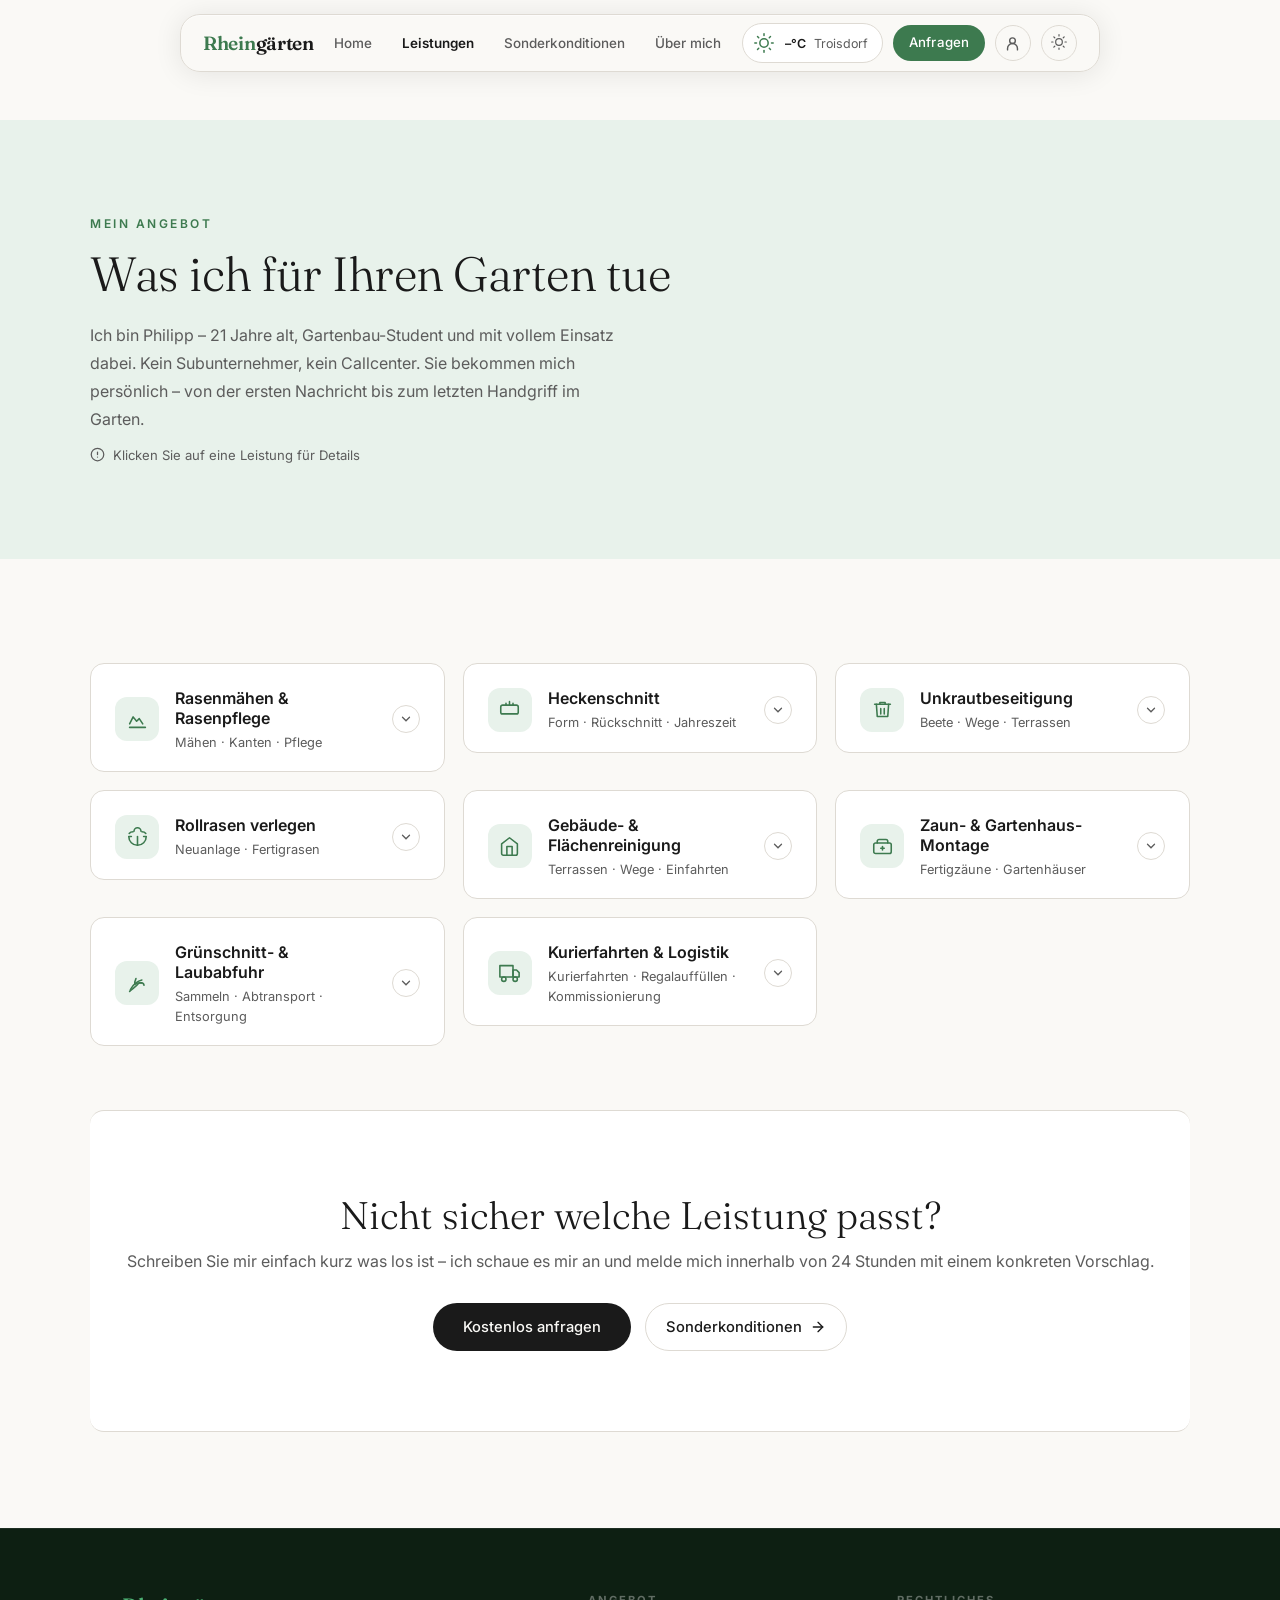
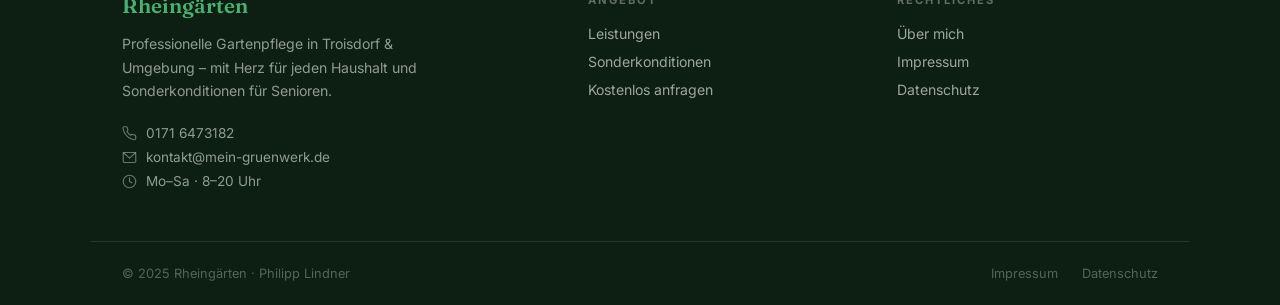
<file: leistungen(1).html>
<!DOCTYPE html>
<html lang="de" data-theme="light">
<head>
  <meta charset="UTF-8">
  <meta name="viewport" content="width=device-width, initial-scale=1.0">
  <title>Leistungen – Rheingärten Gartenpflege</title>
  <meta name="description" content="Gartenpflege in Troisdorf von Philipp Lindner – Rasenmähen, Heckenschnitt, Flächenreinigung und mehr. Kostenloser Kostenvoranschlag.">
  <link rel="preconnect" href="https://fonts.googleapis.com">
  <link href="https://fonts.googleapis.com/css2?family=Inter:wght@300;400;500;600&family=Fraunces:ital,wght@0,300;0,600;1,300&display=swap" rel="stylesheet">
  <link rel="stylesheet" href="style.css">
  <style>
    /* ── KLICKBARE LEISTUNGS-KARTEN ── */
    .leistungen-grid {
      display: grid;
      grid-template-columns: repeat(auto-fill, minmax(300px, 1fr));
      align-items: start;
      gap: 18px;
      margin-top: 48px;
    }

    .leistung-card {
      background: var(--card-bg);
      border: 1px solid var(--border);
      border-radius: var(--radius);
      overflow: hidden;
      cursor: pointer;
      transition: box-shadow 0.25s, transform 0.2s, border-color 0.25s, background var(--transition);
    }
    .leistung-card:hover {
      box-shadow: 0 4px 28px rgba(0,0,0,0.1);
      transform: translateY(-2px);
      border-color: var(--green-light);
    }
    .leistung-card.open {
      border-color: var(--green);
      box-shadow: 0 6px 32px rgba(61,122,79,0.15);
    }

    .leistung-header {
      display: flex;
      align-items: center;
      gap: 16px;
      padding: 24px 24px 20px;
    }
    .leistung-icon {
      width: 44px; height: 44px; flex-shrink: 0;
      background: var(--green-pale); border-radius: 12px;
      display: flex; align-items: center; justify-content: center;
      color: var(--green);
      transition: background 0.2s, transform 0.2s;
    }
    .leistung-card.open .leistung-icon {
      background: var(--green);
      color: #fff;
      transform: scale(1.08);
    }
    .leistung-icon svg {
      width: 21px; height: 21px;
      stroke: currentColor; fill: none;
      stroke-width: 1.8; stroke-linecap: round; stroke-linejoin: round;
    }
    .leistung-title-wrap { flex: 1; min-width: 0; }
    .leistung-title-wrap h3 {
      font-size: 1rem; font-weight: 600;
      color: var(--text); margin-bottom: 3px;
    }
    .leistung-title-wrap span {
      font-size: 0.8rem; color: var(--text-muted);
    }
    .leistung-chevron {
      width: 28px; height: 28px; flex-shrink: 0;
      border-radius: 50%; border: 1px solid var(--border);
      display: flex; align-items: center; justify-content: center;
      color: var(--text-muted);
      transition: transform 0.3s, background 0.2s, border-color 0.2s;
    }
    .leistung-card.open .leistung-chevron {
      transform: rotate(180deg);
      background: var(--green-pale);
      border-color: var(--green-light);
      color: var(--green);
    }
    .leistung-chevron svg {
      width: 14px; height: 14px;
      stroke: currentColor; fill: none;
      stroke-width: 2.2; stroke-linecap: round;
    }

    .leistung-body {
      max-height: 0;
      overflow: hidden;
      transition: max-height 0.4s ease, padding 0.3s ease;
    }
    .leistung-card.open .leistung-body {
      max-height: 500px;
    }
    .leistung-body-inner {
      padding: 0 24px 24px;
      border-top: 1px solid var(--border);
    }
    .leistung-body-inner p {
      font-size: 0.9rem;
      color: var(--text-muted);
      line-height: 1.75;
      margin-top: 18px;
      margin-bottom: 16px;
    }
    .leistung-tags {
      display: flex; flex-wrap: wrap; gap: 8px;
      margin-bottom: 20px;
    }
    .leistung-tag {
      font-size: 0.75rem; font-weight: 500;
      background: var(--green-pale); color: var(--green);
      padding: 4px 12px; border-radius: 50px;
      border: 1px solid rgba(61,122,79,0.15);
    }
    .leistung-cta {
      display: inline-flex; align-items: center; gap: 7px;
      font-size: 0.85rem; font-weight: 600;
      color: var(--green);
      text-decoration: none;
      transition: gap 0.2s;
    }
    .leistung-cta:hover { gap: 11px; }
    .leistung-cta svg {
      width: 14px; height: 14px;
      stroke: currentColor; fill: none;
      stroke-width: 2.2; stroke-linecap: round;
    }

    /* Hint-Text oben */
    .leistungen-hint {
      display: flex; align-items: center; gap: 8px;
      font-size: 0.82rem; color: var(--text-muted);
      margin-top: 14px;
    }
    .leistungen-hint svg {
      width: 15px; height: 15px;
      stroke: currentColor; fill: none;
      stroke-width: 2; stroke-linecap: round; flex-shrink: 0;
    }
  </style>
</head>
<body>

<!-- NAV -->
<nav id="navbar">
  <div class="nav-pill-wrap">
    <div class="nav-inner">
      <a href="index.html" class="nav-logo">Rhein<span>gärten</span></a>
      <ul class="nav-links-center">
        <li><a href="index.html">Home</a></li>
        <li><a href="leistungen.html" class="active">Leistungen</a></li>
        <li><a href="sonderkonditionen.html">Sonderkonditionen</a></li>
        <li><a href="ueber-uns.html">Über mich</a></li>
      </ul>
      <div class="nav-right">
        <div class="weather-pill" id="weatherPill" aria-label="Wetter und Bodenfrost-Hinweis">
          <span class="w-icon" id="weatherIcon"><svg viewBox="0 0 24 24"><circle cx="12" cy="12" r="5"/><line x1="12" y1="1" x2="12" y2="3"/><line x1="12" y1="21" x2="12" y2="23"/><line x1="4.22" y1="4.22" x2="5.64" y2="5.64"/><line x1="18.36" y1="18.36" x2="19.78" y2="19.78"/><line x1="1" y1="12" x2="3" y2="12"/><line x1="21" y1="12" x2="23" y2="12"/><line x1="4.22" y1="19.78" x2="5.64" y2="18.36"/><line x1="18.36" y1="5.64" x2="19.78" y2="4.22"/></svg></span>
          <span class="w-temp" id="weatherTemp">–°C</span>
          <span class="w-text-label" id="weatherLabel">Troisdorf</span>
          <span id="weatherFrostWrap" style="display:none; align-items:center; gap:8px;">
            <span class="w-sep"></span>
            <span class="w-frost">
              <svg viewBox="0 0 24 24"><path d="M12 2v20M2 12h20M5 5l14 14M19 5L5 19"/></svg>
              Bodenfrost
            </span>
          </span>
        </div>
        <a href="anfrage.html" class="nav-cta-btn">Anfragen</a>
        <button class="a11y-btn" id="a11yToggle" aria-label="Lesbarkeits-Modus ein/ausschalten" aria-pressed="false" title="Lesbarkeits-Modus">
          <svg viewBox="0 0 24 24"><circle cx="12" cy="8" r="4"/><path d="M5 21v-2a7 7 0 0 1 14 0v2"/></svg>
        </button>
        <button class="theme-btn" id="themeToggle" aria-label="Hell/Dunkel wechseln">
          <span class="icon-sun"><svg viewBox="0 0 24 24"><circle cx="12" cy="12" r="5"/><line x1="12" y1="1" x2="12" y2="3"/><line x1="12" y1="21" x2="12" y2="23"/><line x1="4.22" y1="4.22" x2="5.64" y2="5.64"/><line x1="18.36" y1="18.36" x2="19.78" y2="19.78"/><line x1="1" y1="12" x2="3" y2="12"/><line x1="21" y1="12" x2="23" y2="12"/><line x1="4.22" y1="19.78" x2="5.64" y2="18.36"/><line x1="18.36" y1="5.64" x2="19.78" y2="4.22"/></svg></span>
          <span class="icon-moon"><svg viewBox="0 0 24 24"><path d="M21 12.79A9 9 0 1 1 11.21 3 7 7 0 0 0 21 12.79z"/></svg></span>
        </button>
        <button class="hamburger" id="hamburger" aria-label="Menü öffnen"><span></span><span></span><span></span></button>
      </div>
    </div>
  </div>
  <div class="mobile-menu" id="mobileMenu">
    <a href="index.html">Home</a>
    <a href="leistungen.html" class="active">Leistungen</a>
    <a href="sonderkonditionen.html">Sonderkonditionen</a>
    <a href="ueber-uns.html">Über mich</a>
    <a href="anfrage.html">Jetzt anfragen</a>
    <a href="#" id="a11yToggleMobile" style="display:flex; align-items:center; gap:10px;">
      <svg viewBox="0 0 24 24" style="width:17px;height:17px;stroke:currentColor;fill:none;stroke-width:2;stroke-linecap:round;stroke-linejoin:round;"><circle cx="12" cy="8" r="4"/><path d="M5 21v-2a7 7 0 0 1 14 0v2"/></svg>
      Lesbarkeits-Modus
    </a>
  </div>
</nav>

<!-- MAIN -->
<main style="padding-top: 120px;">
  <section class="page-hero">
    <div class="section-inner">
      <p class="section-label">Mein Angebot</p>
      <h1 class="section-title">Was ich für Ihren Garten tue</h1>
      <p class="section-sub">Ich bin Philipp – 21 Jahre alt, Gartenbau-Student und mit vollem Einsatz dabei. Kein Subunternehmer, kein Callcenter. Sie bekommen mich persönlich – von der ersten Nachricht bis zum letzten Handgriff im Garten.</p>
      <div class="leistungen-hint">
        <svg viewBox="0 0 24 24"><circle cx="12" cy="12" r="10"/><line x1="12" y1="8" x2="12" y2="12"/><line x1="12" y1="16" x2="12.01" y2="16"/></svg>
        Klicken Sie auf eine Leistung für Details
      </div>
    </div>
  </section>

  <section style="padding-top: 56px;">
    <div class="section-inner">

      <div class="leistungen-grid">

        <!-- 1 -->
        <div class="leistung-card">
          <div class="leistung-header">
            <div class="leistung-icon">
              <svg viewBox="0 0 24 24"><path d="M3 17l4-8 4 5 3-3 4 6"/><path d="M21 21H3"/></svg>
            </div>
            <div class="leistung-title-wrap">
              <h3>Rasenmähen &amp; Rasenpflege</h3>
              <span>Mähen · Kanten · Pflege</span>
            </div>
            <div class="leistung-chevron">
              <svg viewBox="0 0 24 24"><polyline points="6 9 12 15 18 9"/></svg>
            </div>
          </div>
          <div class="leistung-body">
            <div class="leistung-body-inner">
              <p>Ein gleichmäßiger, sattes Grün – das ist kein Zufall, sondern das Ergebnis regelmäßiger Pflege zur richtigen Zeit. Ich mähe Ihren Rasen zuverlässig, egal ob wöchentlich, alle zwei Wochen oder nach Absprache, und achte auf saubere Kanten und ein gepflegtes Gesamtbild.</p>
              <div class="leistung-tags">
                <span class="leistung-tag">Regelmäßig oder einmalig</span>
                <span class="leistung-tag">Kantenschnitt inklusive</span>
                <span class="leistung-tag">Zuverlässige Termine</span>
              </div>
              <a href="anfrage.html" class="leistung-cta">
                Jetzt anfragen
                <svg viewBox="0 0 24 24"><line x1="5" y1="12" x2="19" y2="12"/><polyline points="12 5 19 12 12 19"/></svg>
              </a>
            </div>
          </div>
        </div>

        <!-- 2 -->
        <div class="leistung-card">
          <div class="leistung-header">
            <div class="leistung-icon">
              <svg viewBox="0 0 24 24"><path d="M20 7H4a2 2 0 0 0-2 2v6a2 2 0 0 0 2 2h16a2 2 0 0 0 2-2V9a2 2 0 0 0-2-2z"/><path d="M12 7V3M8 7V5M16 7V5"/></svg>
            </div>
            <div class="leistung-title-wrap">
              <h3>Heckenschnitt</h3>
              <span>Form · Rückschnitt · Jahreszeit</span>
            </div>
            <div class="leistung-chevron">
              <svg viewBox="0 0 24 24"><polyline points="6 9 12 15 18 9"/></svg>
            </div>
          </div>
          <div class="leistung-body">
            <div class="leistung-body-inner">
              <p>Der falsche Schnitt zur falschen Zeit kann Pflanzen dauerhaft schaden. Ich weiß durch mein Studium wann, wie und wie viel geschnitten werden darf – artgerecht, formschön und mit Rücksicht auf Brutzeiten. Egal ob Thuja-Hecke, Buchsbaum oder Ziersträucher.</p>
              <div class="leistung-tags">
                <span class="leistung-tag">Formschnitt</span>
                <span class="leistung-tag">Rückschnitt</span>
                <span class="leistung-tag">Brutzeit-bewusst</span>
              </div>
              <a href="anfrage.html" class="leistung-cta">
                Jetzt anfragen
                <svg viewBox="0 0 24 24"><line x1="5" y1="12" x2="19" y2="12"/><polyline points="12 5 19 12 12 19"/></svg>
              </a>
            </div>
          </div>
        </div>

        <!-- 3 -->
        <div class="leistung-card">
          <div class="leistung-header">
            <div class="leistung-icon">
              <svg viewBox="0 0 24 24"><polyline points="3 6 5 6 21 6"/><path d="M19 6l-1 14H6L5 6"/><path d="M10 11v6M14 11v6"/><path d="M9 6V4h6v2"/></svg>
            </div>
            <div class="leistung-title-wrap">
              <h3>Unkrautbeseitigung</h3>
              <span>Beete · Wege · Terrassen</span>
            </div>
            <div class="leistung-chevron">
              <svg viewBox="0 0 24 24"><polyline points="6 9 12 15 18 9"/></svg>
            </div>
          </div>
          <div class="leistung-body">
            <div class="leistung-body-inner">
              <p>Überwucherte Beete, zugewachsene Wege und Fugen – ich bringe wieder Ordnung hinein. Unkraut wird gründlich entfernt, auf Wunsch auch regelmäßig, damit es gar nicht erst wieder überhandnimmt.</p>
              <div class="leistung-tags">
                <span class="leistung-tag">Unkrautjäten</span>
                <span class="leistung-tag">Beete &amp; Wege</span>
                <span class="leistung-tag">Regelmäßig möglich</span>
              </div>
              <a href="anfrage.html" class="leistung-cta">
                Jetzt anfragen
                <svg viewBox="0 0 24 24"><line x1="5" y1="12" x2="19" y2="12"/><polyline points="12 5 19 12 12 19"/></svg>
              </a>
            </div>
          </div>
        </div>

        <!-- 4 -->
        <div class="leistung-card">
          <div class="leistung-header">
            <div class="leistung-icon">
              <svg viewBox="0 0 24 24"><path d="M12 22V12"/><path d="M5 12H2a10 10 0 0 0 20 0h-3"/><path d="M8 6a4 4 0 0 1 8 0"/><path d="M2.5 8.5s1.5-2 4.5-2"/><path d="M21.5 8.5s-1.5-2-4.5-2"/></svg>
            </div>
            <div class="leistung-title-wrap">
              <h3>Rollrasen verlegen</h3>
              <span>Neuanlage · Fertigrasen</span>
            </div>
            <div class="leistung-chevron">
              <svg viewBox="0 0 24 24"><polyline points="6 9 12 15 18 9"/></svg>
            </div>
          </div>
          <div class="leistung-body">
            <div class="leistung-body-inner">
              <p>Sie möchten schnell ein sattes, gleichmäßiges Grün ohne wochenlanges Warten auf Aussaat? Ich verlege Rollrasen fachgerecht – Untergrund vorbereiten, Rasen verlegen, angießen. So haben Sie in kürzester Zeit einen fertigen Rasen.</p>
              <div class="leistung-tags">
                <span class="leistung-tag">Schnelles Ergebnis</span>
                <span class="leistung-tag">Fachgerechte Verlegung</span>
                <span class="leistung-tag">Untergrundvorbereitung</span>
              </div>
              <a href="anfrage.html" class="leistung-cta">
                Jetzt anfragen
                <svg viewBox="0 0 24 24"><line x1="5" y1="12" x2="19" y2="12"/><polyline points="12 5 19 12 12 19"/></svg>
              </a>
            </div>
          </div>
        </div>

        <!-- 5 -->
        <div class="leistung-card">
          <div class="leistung-header">
            <div class="leistung-icon">
              <svg viewBox="0 0 24 24"><path d="M3 9l9-7 9 7v11a2 2 0 0 1-2 2H5a2 2 0 0 1-2-2z"/><polyline points="9 22 9 12 15 12 15 22"/></svg>
            </div>
            <div class="leistung-title-wrap">
              <h3>Gebäude- &amp; Flächenreinigung</h3>
              <span>Terrassen · Wege · Einfahrten</span>
            </div>
            <div class="leistung-chevron">
              <svg viewBox="0 0 24 24"><polyline points="6 9 12 15 18 9"/></svg>
            </div>
          </div>
          <div class="leistung-body">
            <div class="leistung-body-inner">
              <p>Moos, Algen und Schmutzbeläge auf Terrassen, Einfahrten oder Gehwegen – mit der richtigen Methode verschwinden die spurlos. Ich arbeite schonend, damit Fugen und Oberflächen nicht beschädigt werden. Das Ergebnis: Ihr Außenbereich sieht aus wie neu.</p>
              <div class="leistung-tags">
                <span class="leistung-tag">Moos &amp; Algen</span>
                <span class="leistung-tag">Pflaster &amp; Naturstein</span>
                <span class="leistung-tag">Oberflächenschonend</span>
              </div>
              <a href="anfrage.html" class="leistung-cta">
                Jetzt anfragen
                <svg viewBox="0 0 24 24"><line x1="5" y1="12" x2="19" y2="12"/><polyline points="12 5 19 12 12 19"/></svg>
              </a>
            </div>
          </div>
        </div>

        <!-- 6 -->
        <div class="leistung-card">
          <div class="leistung-header">
            <div class="leistung-icon">
              <svg viewBox="0 0 24 24"><rect x="2" y="8" width="20" height="12" rx="2"/><path d="M6 8V6a2 2 0 0 1 2-2h8a2 2 0 0 1 2 2v2"/><path d="M12 12v4"/><path d="M10 14h4"/></svg>
            </div>
            <div class="leistung-title-wrap">
              <h3>Zaun- &amp; Gartenhaus-Montage</h3>
              <span>Fertigzäune · Gartenhäuser</span>
            </div>
            <div class="leistung-chevron">
              <svg viewBox="0 0 24 24"><polyline points="6 9 12 15 18 9"/></svg>
            </div>
          </div>
          <div class="leistung-body">
            <div class="leistung-body-inner">
              <p>Ich baue Ihren neuen Fertigzaun oder Ihr Gartenhaus fachgerecht auf – sauber ausgerichtet und stabil montiert (ohne Fundamentierung). Sie liefern das Material oder wir besprechen gemeinsam, was zu Ihrem Garten passt.</p>
              <div class="leistung-tags">
                <span class="leistung-tag">Fertigzäune</span>
                <span class="leistung-tag">Gartenhäuser</span>
                <span class="leistung-tag">Fachgerechte Montage</span>
              </div>
              <a href="anfrage.html" class="leistung-cta">
                Jetzt anfragen
                <svg viewBox="0 0 24 24"><line x1="5" y1="12" x2="19" y2="12"/><polyline points="12 5 19 12 12 19"/></svg>
              </a>
            </div>
          </div>
        </div>

        <!-- 7 -->
        <div class="leistung-card">
          <div class="leistung-header">
            <div class="leistung-icon">
              <svg viewBox="0 0 24 24"><path d="M17 8C8 10 5.9 16.17 3.82 19.34"/><path d="M10.23 6.37C8.5 10 9 13 9 13c3-2 5-2.17 7.5-1.5"/><path d="M14.5 11.5c2.5-1 4.5 0 5 2.5"/><path d="M3 21c3-3 7-5 10-9"/></svg>
            </div>
            <div class="leistung-title-wrap">
              <h3>Grünschnitt- &amp; Laubabfuhr</h3>
              <span>Sammeln · Abtransport · Entsorgung</span>
            </div>
            <div class="leistung-chevron">
              <svg viewBox="0 0 24 24"><polyline points="6 9 12 15 18 9"/></svg>
            </div>
          </div>
          <div class="leistung-body">
            <div class="leistung-body-inner">
              <p>Laub rechen, einsammeln und mit eigenem Fahrzeug (bis 3,5 t) abtransportieren – gerne auch nach dem Heckenschnitt. Ich nehme den kompletten Grünschnitt mit, Sie müssen sich um nichts kümmern. Einmalig oder regelmäßig im Herbst.</p>
              <div class="leistung-tags">
                <span class="leistung-tag">Laub rechen &amp; sammeln</span>
                <span class="leistung-tag">Abtransport bis 3,5 t</span>
                <span class="leistung-tag">Einmalig oder saisonal</span>
              </div>
              <a href="anfrage.html" class="leistung-cta">
                Jetzt anfragen
                <svg viewBox="0 0 24 24"><line x1="5" y1="12" x2="19" y2="12"/><polyline points="12 5 19 12 12 19"/></svg>
              </a>
            </div>
          </div>
        </div>

        <!-- 8 -->
        <div class="leistung-card">
          <div class="leistung-header">
            <div class="leistung-icon">
              <svg viewBox="0 0 24 24"><rect x="1" y="3" width="15" height="13"/><polygon points="16 8 20 8 23 11 23 16 16 16 16 8"/><circle cx="5.5" cy="18.5" r="2.5"/><circle cx="18.5" cy="18.5" r="2.5"/></svg>
            </div>
            <div class="leistung-title-wrap">
              <h3>Kurierfahrten &amp; Logistik</h3>
              <span>Kurierfahrten · Regalauffüllen · Kommissionierung</span>
            </div>
            <div class="leistung-chevron">
              <svg viewBox="0 0 24 24"><polyline points="6 9 12 15 18 9"/></svg>
            </div>
          </div>
          <div class="leistung-body">
            <div class="leistung-body-inner">
              <p>Neben Garten- und Grundstücksarbeiten übernehme ich auch Kurierfahrten sowie logistische Hilfsdienste wie Regalauffüllen und Kommissionierung – zuverlässig und flexibel, mit eigenem Fahrzeug bis 3,5 t.</p>
              <div class="leistung-tags">
                <span class="leistung-tag">Kurierfahrten</span>
                <span class="leistung-tag">Regalauffüllen</span>
                <span class="leistung-tag">Kommissionierung</span>
              </div>
              <a href="anfrage.html" class="leistung-cta">
                Jetzt anfragen
                <svg viewBox="0 0 24 24"><line x1="5" y1="12" x2="19" y2="12"/><polyline points="12 5 19 12 12 19"/></svg>
              </a>
            </div>
          </div>
        </div>


      </div><!-- /grid -->

      <!-- CTA -->
      <div class="cta-strip fade-up visible" style="margin-top: 64px; border-radius: var(--radius);">
        <h2>Nicht sicher welche Leistung passt?</h2>
        <p>Schreiben Sie mir einfach kurz was los ist – ich schaue es mir an und melde mich innerhalb von 24 Stunden mit einem konkreten Vorschlag.</p>
        <div class="cta-actions">
          <a href="anfrage.html" class="btn-dark">Kostenlos anfragen</a>
          <a href="sonderkonditionen.html" class="btn-outline">
            Sonderkonditionen
            <svg viewBox="0 0 24 24"><line x1="5" y1="12" x2="19" y2="12"/><polyline points="12 5 19 12 12 19"/></svg>
          </a>
        </div>
      </div>

    </div>
  </section>
</main>

<!-- FOOTER -->
<footer>
  <div class="footer-inner">
    <div class="footer-brand">
      <span class="footer-logo">Rheingärten</span>
      <p class="footer-tagline">Professionelle Gartenpflege in Troisdorf &amp; Umgebung – mit Herz für jeden Haushalt und Sonderkonditionen für Senioren.</p>
      <div class="footer-contact-list">
        <a href="tel:+491716473182">
          <svg viewBox="0 0 24 24"><path d="M22 16.92v3a2 2 0 0 1-2.18 2 19.79 19.79 0 0 1-8.63-3.07A19.5 19.5 0 0 1 4.69 12a19.79 19.79 0 0 1-3.07-8.67A2 2 0 0 1 3.6 1.27h3a2 2 0 0 1 2 1.72c.127.96.361 1.903.7 2.81a2 2 0 0 1-.45 2.11L7.91 8.91a16 16 0 0 0 6 6l.91-.91a2 2 0 0 1 2.11-.45c.907.339 1.85.573 2.81.7A2 2 0 0 1 21.73 16.92z"/></svg>
          0171 6473182
        </a>
        <a href="mailto:kontakt@mein-gruenwerk.de">
          <svg viewBox="0 0 24 24"><rect x="2" y="4" width="20" height="16" rx="2"/><polyline points="2,4 12,13 22,4"/></svg>
          kontakt@mein-gruenwerk.de
        </a>
        <span>
          <svg viewBox="0 0 24 24"><circle cx="12" cy="12" r="10"/><polyline points="12 6 12 12 16 14"/></svg>
          Mo–Sa · 8–20 Uhr
        </span>
      </div>
    </div>
    <div class="footer-col">
      <p class="footer-col-title">Angebot</p>
      <div class="footer-col-links">
        <a href="leistungen.html">Leistungen</a>
        <a href="sonderkonditionen.html">Sonderkonditionen</a>
        <a href="anfrage.html">Kostenlos anfragen</a>
      </div>
    </div>
    <div class="footer-col">
      <p class="footer-col-title">Rechtliches</p>
      <div class="footer-col-links">
        <a href="ueber-uns.html">Über mich</a>
        <a href="impressum.html">Impressum</a>
        <a href="datenschutz.html">Datenschutz</a>
      </div>
    </div>
  </div>
  <div class="footer-bottom">
    <span class="footer-copy">© 2025 Rheingärten · Philipp Lindner</span>
    <div class="footer-bottom-links">
      <a href="impressum.html">Impressum</a>
      <a href="datenschutz.html">Datenschutz</a>
    </div>
  </div>
</footer>

<script>
  /* Karten Toggle */
  function toggleCard(card) {
    const isOpen = card.classList.contains('open');
    document.querySelectorAll('.leistung-card.open').forEach(c => c.classList.remove('open'));
    if (!isOpen) card.classList.add('open');
  }

  /* Nur Header löst Toggle aus – Links und Tags im Body nicht */
  document.querySelectorAll('.leistung-card').forEach(card => {
    card.removeAttribute('onclick');
    card.querySelector('.leistung-header').addEventListener('click', () => toggleCard(card));
    card.querySelectorAll('.leistung-body a, .leistung-body button').forEach(el => {
      el.addEventListener('click', e => e.stopPropagation());
    });
  });

  /* Theme */
  const html = document.documentElement;
  html.setAttribute('data-theme', localStorage.getItem('gw-theme') || 'light');
  function toggleTheme() {
    const next = html.getAttribute('data-theme') === 'light' ? 'dark' : 'light';
    html.setAttribute('data-theme', next);
    localStorage.setItem('gw-theme', next);
  }
  document.getElementById('themeToggle').addEventListener('click', toggleTheme);

  /* Hamburger */
  document.getElementById('hamburger').addEventListener('click', () =>
    document.getElementById('mobileMenu').classList.toggle('open'));

  /* A11y Modus */
  function setA11y(on) {
    html.setAttribute('data-a11y', on ? 'true' : 'false');
    localStorage.setItem('gw-a11y', on ? 'true' : 'false');
    document.querySelectorAll('#a11yToggle, #a11yToggleMobile').forEach(btn => {
      btn.classList.toggle('active', on);
      btn.setAttribute('aria-pressed', on ? 'true' : 'false');
    });
  }
  setA11y(localStorage.getItem('gw-a11y') === 'true');
  document.getElementById('a11yToggle').addEventListener('click', () =>
    setA11y(html.getAttribute('data-a11y') !== 'true'));
  const a11yM = document.getElementById('a11yToggleMobile');
  if (a11yM) a11yM.addEventListener('click', e => { e.preventDefault(); setA11y(html.getAttribute('data-a11y') !== 'true'); });

  /* Wetter */
  (function () {
    const tempEl = document.getElementById('weatherTemp');
    const iconEl = document.getElementById('weatherIcon');
    const frostWrap = document.getElementById('weatherFrostWrap');
    if (!tempEl) return;
    const ICONS = {
      sun:   '<svg viewBox="0 0 24 24"><circle cx="12" cy="12" r="5"/><line x1="12" y1="1" x2="12" y2="3"/><line x1="12" y1="21" x2="12" y2="23"/><line x1="4.22" y1="4.22" x2="5.64" y2="5.64"/><line x1="18.36" y1="18.36" x2="19.78" y2="19.78"/><line x1="1" y1="12" x2="3" y2="12"/><line x1="21" y1="12" x2="23" y2="12"/><line x1="4.22" y1="19.78" x2="5.64" y2="18.36"/><line x1="18.36" y1="5.64" x2="19.78" y2="4.22"/></svg>',
      cloud: '<svg viewBox="0 0 24 24"><path d="M17.5 19a4.5 4.5 0 0 0 0-9 6 6 0 0 0-11.4 1.6A4 4 0 0 0 6.5 19h11z"/></svg>',
      rain:  '<svg viewBox="0 0 24 24"><path d="M16 13a4 4 0 0 0 0-8 5.5 5.5 0 0 0-10.5 1.5A3.5 3.5 0 0 0 6 13h10z"/><line x1="8" y1="16" x2="8" y2="20"/><line x1="12" y1="16" x2="12" y2="20"/><line x1="16" y1="16" x2="16" y2="20"/></svg>',
      snow:  '<svg viewBox="0 0 24 24"><path d="M16 13a4 4 0 0 0 0-8 5.5 5.5 0 0 0-10.5 1.5A3.5 3.5 0 0 0 6 13h10z"/><line x1="8" y1="16" x2="8" y2="16.01"/><line x1="12" y1="18" x2="12" y2="18.01"/></svg>',
      fog:   '<svg viewBox="0 0 24 24"><line x1="3" y1="8" x2="21" y2="8"/><line x1="3" y1="12" x2="21" y2="12"/><line x1="3" y1="16" x2="21" y2="16"/></svg>'
    };
    function iconForCode(c) {
      if (c<=1) return ICONS.sun;
      if (c<=3) return ICONS.cloud;
      if (c<=48) return ICONS.fog;
      if ((c>=51&&c<=67)||(c>=80&&c<=82)) return ICONS.rain;
      if ((c>=71&&c<=77)||(c>=85&&c<=86)) return ICONS.snow;
      return ICONS.cloud;
    }
    fetch('https://api.open-meteo.com/v1/forecast?latitude=50.81&longitude=7.16&current=temperature_2m,weather_code&hourly=temperature_2m&forecast_days=2&timezone=Europe%2FBerlin')
      .then(r=>r.json()).then(data=>{
        const cur = data.current; if(!cur) return;
        tempEl.textContent = Math.round(cur.temperature_2m)+'°C';
        iconEl.innerHTML = iconForCode(cur.weather_code);
        if(data.hourly){
          const now = new Date();
          for(let i=0;i<data.hourly.time.length;i++){
            const diff=(new Date(data.hourly.time[i])-now)/3600000;
            if(diff>=0&&diff<=18&&data.hourly.temperature_2m[i]<=3){
              frostWrap.style.display='inline-flex'; break;
            }
          }
        }
      }).catch(()=>{});
  })();
</script>
 <script>
        // Schließt das Menü, sobald der Nutzer scrollt
        window.addEventListener('scroll', () => {
            const menu = document.getElementById('mobileMenu');
            
            // Tausche 'open' aus, falls deine "Aktiv-Klasse" anders heißt
            if (menu && menu.classList.contains('open')) {
                menu.classList.remove('open');
            }
        });
    </script>
</body>
</html>
</file>
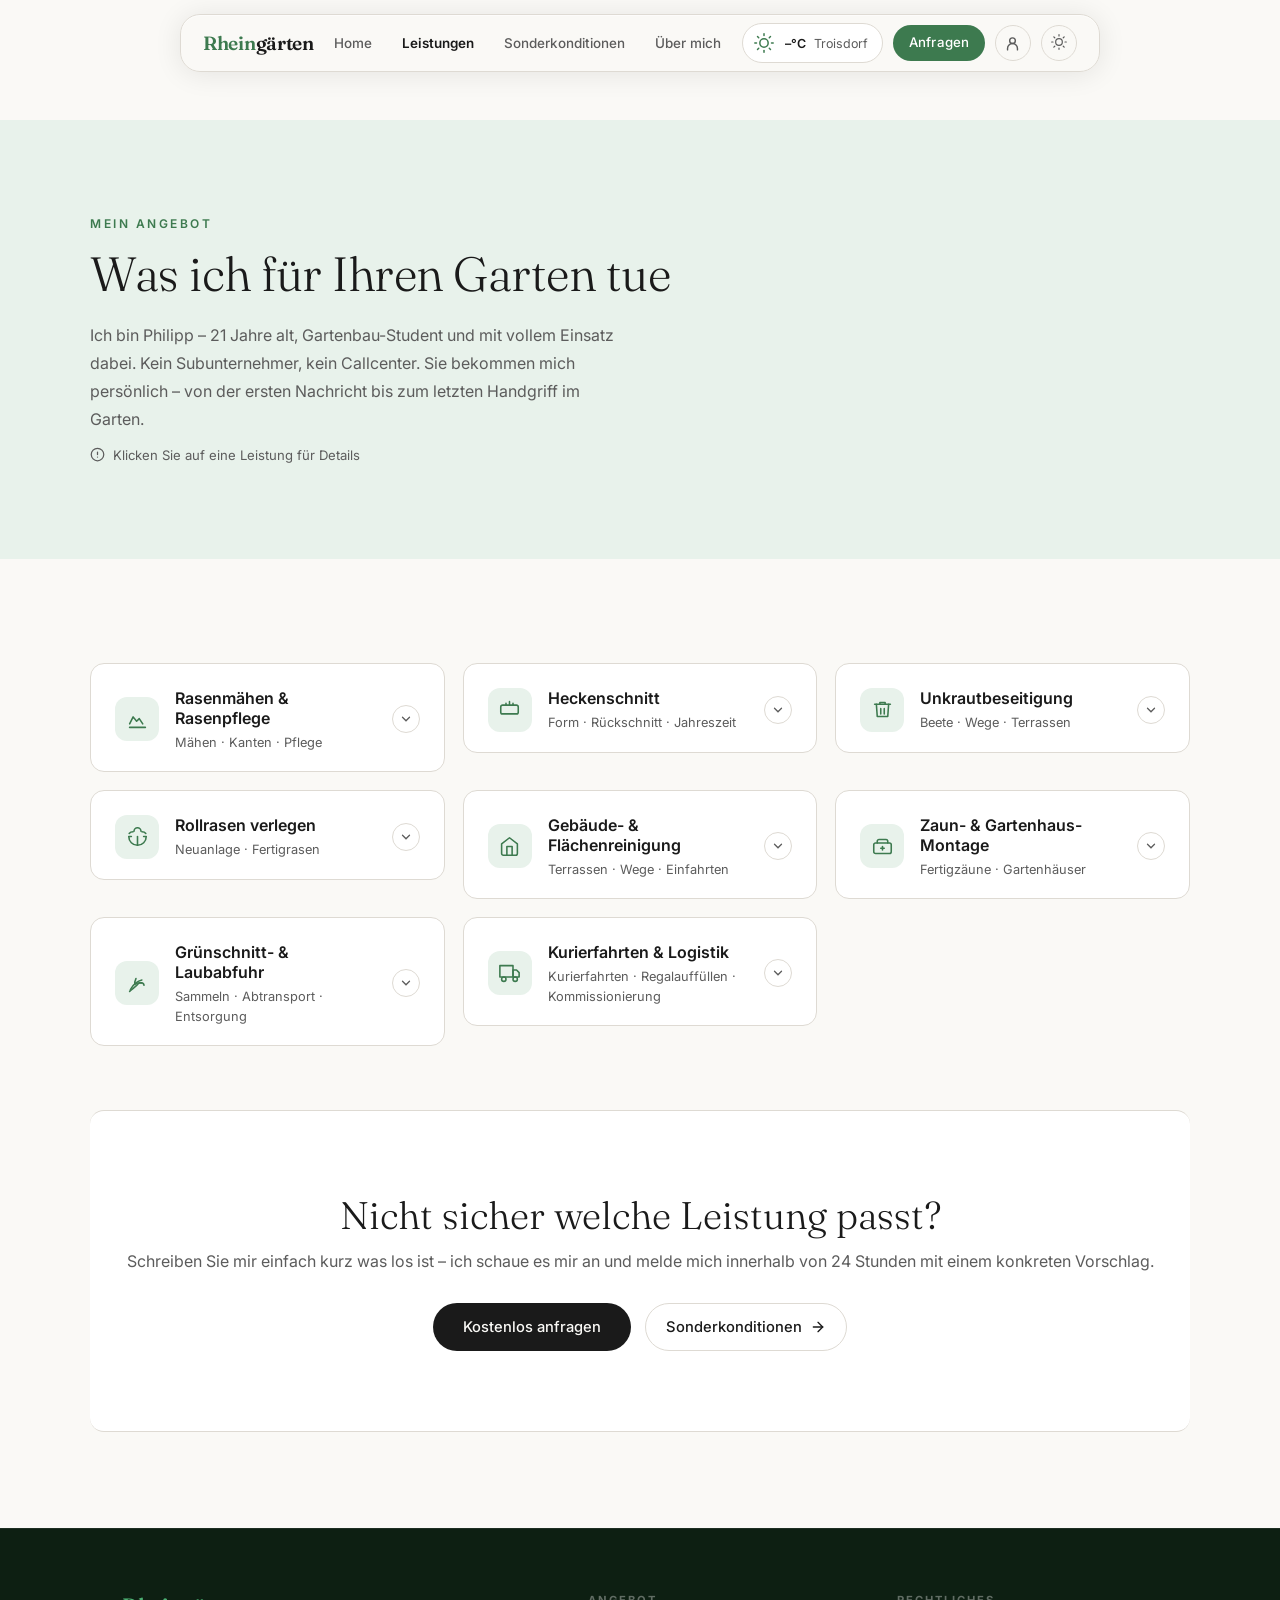
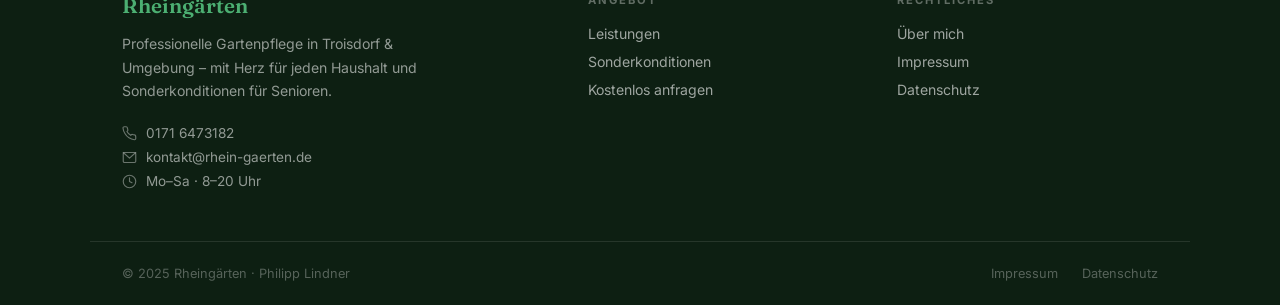
<file: leistungen.html>
<!DOCTYPE html>
<html lang="de" data-theme="light">
<head>
  <meta charset="UTF-8">
  <meta name="viewport" content="width=device-width, initial-scale=1.0">
  <title>Leistungen – Rheingärten Gartenpflege</title>
  <meta name="description" content="Gartenpflege in Troisdorf von Philipp Lindner – Rasenmähen, Heckenschnitt, Flächenreinigung und mehr. Kostenloser Kostenvoranschlag.">
  <link rel="preconnect" href="https://fonts.googleapis.com">
  <link href="https://fonts.googleapis.com/css2?family=Inter:wght@300;400;500;600&family=Fraunces:ital,wght@0,300;0,600;1,300&display=swap" rel="stylesheet">
  <link rel="stylesheet" href="style.css">
  <style>
    /* ── KLICKBARE LEISTUNGS-KARTEN ── */
    .leistungen-grid {
      display: grid;
      grid-template-columns: repeat(auto-fill, minmax(300px, 1fr));
      align-items: start;
      gap: 18px;
      margin-top: 48px;
    }

    .leistung-card {
      background: var(--card-bg);
      border: 1px solid var(--border);
      border-radius: var(--radius);
      overflow: hidden;
      cursor: pointer;
      transition: box-shadow 0.25s, transform 0.2s, border-color 0.25s, background var(--transition);
    }
    .leistung-card:hover {
      box-shadow: 0 4px 28px rgba(0,0,0,0.1);
      transform: translateY(-2px);
      border-color: var(--green-light);
    }
    .leistung-card.open {
      border-color: var(--green);
      box-shadow: 0 6px 32px rgba(61,122,79,0.15);
    }

    .leistung-header {
      display: flex;
      align-items: center;
      gap: 16px;
      padding: 24px 24px 20px;
    }
    .leistung-icon {
      width: 44px; height: 44px; flex-shrink: 0;
      background: var(--green-pale); border-radius: 12px;
      display: flex; align-items: center; justify-content: center;
      color: var(--green);
      transition: background 0.2s, transform 0.2s;
    }
    .leistung-card.open .leistung-icon {
      background: var(--green);
      color: #fff;
      transform: scale(1.08);
    }
    .leistung-icon svg {
      width: 21px; height: 21px;
      stroke: currentColor; fill: none;
      stroke-width: 1.8; stroke-linecap: round; stroke-linejoin: round;
    }
    .leistung-title-wrap { flex: 1; min-width: 0; }
    .leistung-title-wrap h3 {
      font-size: 1rem; font-weight: 600;
      color: var(--text); margin-bottom: 3px;
    }
    .leistung-title-wrap span {
      font-size: 0.8rem; color: var(--text-muted);
    }
    .leistung-chevron {
      width: 28px; height: 28px; flex-shrink: 0;
      border-radius: 50%; border: 1px solid var(--border);
      display: flex; align-items: center; justify-content: center;
      color: var(--text-muted);
      transition: transform 0.3s, background 0.2s, border-color 0.2s;
    }
    .leistung-card.open .leistung-chevron {
      transform: rotate(180deg);
      background: var(--green-pale);
      border-color: var(--green-light);
      color: var(--green);
    }
    .leistung-chevron svg {
      width: 14px; height: 14px;
      stroke: currentColor; fill: none;
      stroke-width: 2.2; stroke-linecap: round;
    }

    .leistung-body {
      max-height: 0;
      overflow: hidden;
      transition: max-height 0.4s ease, padding 0.3s ease;
    }
    .leistung-card.open .leistung-body {
      max-height: 500px;
    }
    .leistung-body-inner {
      padding: 0 24px 24px;
      border-top: 1px solid var(--border);
    }
    .leistung-body-inner p {
      font-size: 0.9rem;
      color: var(--text-muted);
      line-height: 1.75;
      margin-top: 18px;
      margin-bottom: 16px;
    }
    .leistung-tags {
      display: flex; flex-wrap: wrap; gap: 8px;
      margin-bottom: 20px;
    }
    .leistung-tag {
      font-size: 0.75rem; font-weight: 500;
      background: var(--green-pale); color: var(--green);
      padding: 4px 12px; border-radius: 50px;
      border: 1px solid rgba(61,122,79,0.15);
    }
    .leistung-cta {
      display: inline-flex; align-items: center; gap: 7px;
      font-size: 0.85rem; font-weight: 600;
      color: var(--green);
      text-decoration: none;
      transition: gap 0.2s;
    }
    .leistung-cta:hover { gap: 11px; }
    .leistung-cta svg {
      width: 14px; height: 14px;
      stroke: currentColor; fill: none;
      stroke-width: 2.2; stroke-linecap: round;
    }

    /* Hint-Text oben */
    .leistungen-hint {
      display: flex; align-items: center; gap: 8px;
      font-size: 0.82rem; color: var(--text-muted);
      margin-top: 14px;
    }
    .leistungen-hint svg {
      width: 15px; height: 15px;
      stroke: currentColor; fill: none;
      stroke-width: 2; stroke-linecap: round; flex-shrink: 0;
    }
  </style>
</head>
<body>

<!-- NAV -->
<nav id="navbar">
  <div class="nav-pill-wrap">
    <div class="nav-inner">
      <a href="index.html" class="nav-logo">Rhein<span>gärten</span></a>
      <ul class="nav-links-center">
        <li><a href="index.html">Home</a></li>
        <li><a href="leistungen.html" class="active">Leistungen</a></li>
        <li><a href="sonderkonditionen.html">Sonderkonditionen</a></li>
        <li><a href="ueber-uns.html">Über mich</a></li>
      </ul>
      <div class="nav-right">
        <div class="weather-pill" id="weatherPill" aria-label="Wetter und Bodenfrost-Hinweis">
          <span class="w-icon" id="weatherIcon"><svg viewBox="0 0 24 24"><circle cx="12" cy="12" r="5"/><line x1="12" y1="1" x2="12" y2="3"/><line x1="12" y1="21" x2="12" y2="23"/><line x1="4.22" y1="4.22" x2="5.64" y2="5.64"/><line x1="18.36" y1="18.36" x2="19.78" y2="19.78"/><line x1="1" y1="12" x2="3" y2="12"/><line x1="21" y1="12" x2="23" y2="12"/><line x1="4.22" y1="19.78" x2="5.64" y2="18.36"/><line x1="18.36" y1="5.64" x2="19.78" y2="4.22"/></svg></span>
          <span class="w-temp" id="weatherTemp">–°C</span>
          <span class="w-text-label" id="weatherLabel">Troisdorf</span>
          <span id="weatherFrostWrap" style="display:none; align-items:center; gap:8px;">
            <span class="w-sep"></span>
            <span class="w-frost">
              <svg viewBox="0 0 24 24"><path d="M12 2v20M2 12h20M5 5l14 14M19 5L5 19"/></svg>
              Bodenfrost
            </span>
          </span>
        </div>
        <a href="anfrage.html" class="nav-cta-btn">Anfragen</a>
        <button class="a11y-btn" id="a11yToggle" aria-label="Lesbarkeits-Modus ein/ausschalten" aria-pressed="false" title="Lesbarkeits-Modus">
          <svg viewBox="0 0 24 24"><circle cx="12" cy="8" r="4"/><path d="M5 21v-2a7 7 0 0 1 14 0v2"/></svg>
        </button>
        <button class="theme-btn" id="themeToggle" aria-label="Hell/Dunkel wechseln">
          <span class="icon-sun"><svg viewBox="0 0 24 24"><circle cx="12" cy="12" r="5"/><line x1="12" y1="1" x2="12" y2="3"/><line x1="12" y1="21" x2="12" y2="23"/><line x1="4.22" y1="4.22" x2="5.64" y2="5.64"/><line x1="18.36" y1="18.36" x2="19.78" y2="19.78"/><line x1="1" y1="12" x2="3" y2="12"/><line x1="21" y1="12" x2="23" y2="12"/><line x1="4.22" y1="19.78" x2="5.64" y2="18.36"/><line x1="18.36" y1="5.64" x2="19.78" y2="4.22"/></svg></span>
          <span class="icon-moon"><svg viewBox="0 0 24 24"><path d="M21 12.79A9 9 0 1 1 11.21 3 7 7 0 0 0 21 12.79z"/></svg></span>
        </button>
        <button class="hamburger" id="hamburger" aria-label="Menü öffnen"><span></span><span></span><span></span></button>
      </div>
    </div>
  </div>
  <div class="mobile-menu" id="mobileMenu">
    <a href="index.html">Home</a>
    <a href="leistungen.html" class="active">Leistungen</a>
    <a href="sonderkonditionen.html">Sonderkonditionen</a>
    <a href="ueber-uns.html">Über mich</a>
    <a href="anfrage.html">Jetzt anfragen</a>
    <a href="#" id="a11yToggleMobile" style="display:flex; align-items:center; gap:10px;">
      <svg viewBox="0 0 24 24" style="width:17px;height:17px;stroke:currentColor;fill:none;stroke-width:2;stroke-linecap:round;stroke-linejoin:round;"><circle cx="12" cy="8" r="4"/><path d="M5 21v-2a7 7 0 0 1 14 0v2"/></svg>
      Lesbarkeits-Modus
    </a>
  </div>
</nav>

<!-- MAIN -->
<main style="padding-top: 120px;">
  <section class="page-hero">
    <div class="section-inner">
      <p class="section-label">Mein Angebot</p>
      <h1 class="section-title">Was ich für Ihren Garten tue</h1>
      <p class="section-sub">Ich bin Philipp – 21 Jahre alt, Gartenbau-Student und mit vollem Einsatz dabei. Kein Subunternehmer, kein Callcenter. Sie bekommen mich persönlich – von der ersten Nachricht bis zum letzten Handgriff im Garten.</p>
      <div class="leistungen-hint">
        <svg viewBox="0 0 24 24"><circle cx="12" cy="12" r="10"/><line x1="12" y1="8" x2="12" y2="12"/><line x1="12" y1="16" x2="12.01" y2="16"/></svg>
        Klicken Sie auf eine Leistung für Details
      </div>
    </div>
  </section>

  <section style="padding-top: 56px;">
    <div class="section-inner">

      <div class="leistungen-grid">

        <!-- 1 -->
        <div class="leistung-card">
          <div class="leistung-header">
            <div class="leistung-icon">
              <svg viewBox="0 0 24 24"><path d="M3 17l4-8 4 5 3-3 4 6"/><path d="M21 21H3"/></svg>
            </div>
            <div class="leistung-title-wrap">
              <h3>Rasenmähen &amp; Rasenpflege</h3>
              <span>Mähen · Kanten · Pflege</span>
            </div>
            <div class="leistung-chevron">
              <svg viewBox="0 0 24 24"><polyline points="6 9 12 15 18 9"/></svg>
            </div>
          </div>
          <div class="leistung-body">
            <div class="leistung-body-inner">
              <p>Ein gleichmäßiger, sattes Grün – das ist kein Zufall, sondern das Ergebnis regelmäßiger Pflege zur richtigen Zeit. Ich mähe Ihren Rasen zuverlässig, egal ob wöchentlich, alle zwei Wochen oder nach Absprache, und achte auf saubere Kanten und ein gepflegtes Gesamtbild.</p>
              <div class="leistung-tags">
                <span class="leistung-tag">Regelmäßig oder einmalig</span>
                <span class="leistung-tag">Kantenschnitt inklusive</span>
                <span class="leistung-tag">Zuverlässige Termine</span>
              </div>
              <a href="anfrage.html" class="leistung-cta">
                Jetzt anfragen
                <svg viewBox="0 0 24 24"><line x1="5" y1="12" x2="19" y2="12"/><polyline points="12 5 19 12 12 19"/></svg>
              </a>
            </div>
          </div>
        </div>

        <!-- 2 -->
        <div class="leistung-card">
          <div class="leistung-header">
            <div class="leistung-icon">
              <svg viewBox="0 0 24 24"><path d="M20 7H4a2 2 0 0 0-2 2v6a2 2 0 0 0 2 2h16a2 2 0 0 0 2-2V9a2 2 0 0 0-2-2z"/><path d="M12 7V3M8 7V5M16 7V5"/></svg>
            </div>
            <div class="leistung-title-wrap">
              <h3>Heckenschnitt</h3>
              <span>Form · Rückschnitt · Jahreszeit</span>
            </div>
            <div class="leistung-chevron">
              <svg viewBox="0 0 24 24"><polyline points="6 9 12 15 18 9"/></svg>
            </div>
          </div>
          <div class="leistung-body">
            <div class="leistung-body-inner">
              <p>Der falsche Schnitt zur falschen Zeit kann Pflanzen dauerhaft schaden. Ich weiß durch mein Studium wann, wie und wie viel geschnitten werden darf – artgerecht, formschön und mit Rücksicht auf Brutzeiten. Egal ob Thuja-Hecke, Buchsbaum oder Ziersträucher.</p>
              <div class="leistung-tags">
                <span class="leistung-tag">Formschnitt</span>
                <span class="leistung-tag">Rückschnitt</span>
                <span class="leistung-tag">Brutzeit-bewusst</span>
              </div>
              <a href="anfrage.html" class="leistung-cta">
                Jetzt anfragen
                <svg viewBox="0 0 24 24"><line x1="5" y1="12" x2="19" y2="12"/><polyline points="12 5 19 12 12 19"/></svg>
              </a>
            </div>
          </div>
        </div>

        <!-- 3 -->
        <div class="leistung-card">
          <div class="leistung-header">
            <div class="leistung-icon">
              <svg viewBox="0 0 24 24"><polyline points="3 6 5 6 21 6"/><path d="M19 6l-1 14H6L5 6"/><path d="M10 11v6M14 11v6"/><path d="M9 6V4h6v2"/></svg>
            </div>
            <div class="leistung-title-wrap">
              <h3>Unkrautbeseitigung</h3>
              <span>Beete · Wege · Terrassen</span>
            </div>
            <div class="leistung-chevron">
              <svg viewBox="0 0 24 24"><polyline points="6 9 12 15 18 9"/></svg>
            </div>
          </div>
          <div class="leistung-body">
            <div class="leistung-body-inner">
              <p>Überwucherte Beete, zugewachsene Wege und Fugen – ich bringe wieder Ordnung hinein. Unkraut wird gründlich entfernt, auf Wunsch auch regelmäßig, damit es gar nicht erst wieder überhandnimmt.</p>
              <div class="leistung-tags">
                <span class="leistung-tag">Unkrautjäten</span>
                <span class="leistung-tag">Beete &amp; Wege</span>
                <span class="leistung-tag">Regelmäßig möglich</span>
              </div>
              <a href="anfrage.html" class="leistung-cta">
                Jetzt anfragen
                <svg viewBox="0 0 24 24"><line x1="5" y1="12" x2="19" y2="12"/><polyline points="12 5 19 12 12 19"/></svg>
              </a>
            </div>
          </div>
        </div>

        <!-- 4 -->
        <div class="leistung-card">
          <div class="leistung-header">
            <div class="leistung-icon">
              <svg viewBox="0 0 24 24"><path d="M12 22V12"/><path d="M5 12H2a10 10 0 0 0 20 0h-3"/><path d="M8 6a4 4 0 0 1 8 0"/><path d="M2.5 8.5s1.5-2 4.5-2"/><path d="M21.5 8.5s-1.5-2-4.5-2"/></svg>
            </div>
            <div class="leistung-title-wrap">
              <h3>Rollrasen verlegen</h3>
              <span>Neuanlage · Fertigrasen</span>
            </div>
            <div class="leistung-chevron">
              <svg viewBox="0 0 24 24"><polyline points="6 9 12 15 18 9"/></svg>
            </div>
          </div>
          <div class="leistung-body">
            <div class="leistung-body-inner">
              <p>Sie möchten schnell ein sattes, gleichmäßiges Grün ohne wochenlanges Warten auf Aussaat? Ich verlege Rollrasen fachgerecht – Untergrund vorbereiten, Rasen verlegen, angießen. So haben Sie in kürzester Zeit einen fertigen Rasen.</p>
              <div class="leistung-tags">
                <span class="leistung-tag">Schnelles Ergebnis</span>
                <span class="leistung-tag">Fachgerechte Verlegung</span>
                <span class="leistung-tag">Untergrundvorbereitung</span>
              </div>
              <a href="anfrage.html" class="leistung-cta">
                Jetzt anfragen
                <svg viewBox="0 0 24 24"><line x1="5" y1="12" x2="19" y2="12"/><polyline points="12 5 19 12 12 19"/></svg>
              </a>
            </div>
          </div>
        </div>

        <!-- 5 -->
        <div class="leistung-card">
          <div class="leistung-header">
            <div class="leistung-icon">
              <svg viewBox="0 0 24 24"><path d="M3 9l9-7 9 7v11a2 2 0 0 1-2 2H5a2 2 0 0 1-2-2z"/><polyline points="9 22 9 12 15 12 15 22"/></svg>
            </div>
            <div class="leistung-title-wrap">
              <h3>Gebäude- &amp; Flächenreinigung</h3>
              <span>Terrassen · Wege · Einfahrten</span>
            </div>
            <div class="leistung-chevron">
              <svg viewBox="0 0 24 24"><polyline points="6 9 12 15 18 9"/></svg>
            </div>
          </div>
          <div class="leistung-body">
            <div class="leistung-body-inner">
              <p>Moos, Algen und Schmutzbeläge auf Terrassen, Einfahrten oder Gehwegen – mit der richtigen Methode verschwinden die spurlos. Ich arbeite schonend, damit Fugen und Oberflächen nicht beschädigt werden. Das Ergebnis: Ihr Außenbereich sieht aus wie neu.</p>
              <div class="leistung-tags">
                <span class="leistung-tag">Moos &amp; Algen</span>
                <span class="leistung-tag">Pflaster &amp; Naturstein</span>
                <span class="leistung-tag">Oberflächenschonend</span>
              </div>
              <a href="anfrage.html" class="leistung-cta">
                Jetzt anfragen
                <svg viewBox="0 0 24 24"><line x1="5" y1="12" x2="19" y2="12"/><polyline points="12 5 19 12 12 19"/></svg>
              </a>
            </div>
          </div>
        </div>

        <!-- 6 -->
        <div class="leistung-card">
          <div class="leistung-header">
            <div class="leistung-icon">
              <svg viewBox="0 0 24 24"><rect x="2" y="8" width="20" height="12" rx="2"/><path d="M6 8V6a2 2 0 0 1 2-2h8a2 2 0 0 1 2 2v2"/><path d="M12 12v4"/><path d="M10 14h4"/></svg>
            </div>
            <div class="leistung-title-wrap">
              <h3>Zaun- &amp; Gartenhaus-Montage</h3>
              <span>Fertigzäune · Gartenhäuser</span>
            </div>
            <div class="leistung-chevron">
              <svg viewBox="0 0 24 24"><polyline points="6 9 12 15 18 9"/></svg>
            </div>
          </div>
          <div class="leistung-body">
            <div class="leistung-body-inner">
              <p>Ich baue Ihren neuen Fertigzaun oder Ihr Gartenhaus fachgerecht auf – sauber ausgerichtet und stabil montiert (ohne Fundamentierung). Sie liefern das Material oder wir besprechen gemeinsam, was zu Ihrem Garten passt.</p>
              <div class="leistung-tags">
                <span class="leistung-tag">Fertigzäune</span>
                <span class="leistung-tag">Gartenhäuser</span>
                <span class="leistung-tag">Fachgerechte Montage</span>
              </div>
              <a href="anfrage.html" class="leistung-cta">
                Jetzt anfragen
                <svg viewBox="0 0 24 24"><line x1="5" y1="12" x2="19" y2="12"/><polyline points="12 5 19 12 12 19"/></svg>
              </a>
            </div>
          </div>
        </div>

        <!-- 7 -->
        <div class="leistung-card">
          <div class="leistung-header">
            <div class="leistung-icon">
              <svg viewBox="0 0 24 24"><path d="M17 8C8 10 5.9 16.17 3.82 19.34"/><path d="M10.23 6.37C8.5 10 9 13 9 13c3-2 5-2.17 7.5-1.5"/><path d="M14.5 11.5c2.5-1 4.5 0 5 2.5"/><path d="M3 21c3-3 7-5 10-9"/></svg>
            </div>
            <div class="leistung-title-wrap">
              <h3>Grünschnitt- &amp; Laubabfuhr</h3>
              <span>Sammeln · Abtransport · Entsorgung</span>
            </div>
            <div class="leistung-chevron">
              <svg viewBox="0 0 24 24"><polyline points="6 9 12 15 18 9"/></svg>
            </div>
          </div>
          <div class="leistung-body">
            <div class="leistung-body-inner">
              <p>Laub rechen, einsammeln und mit eigenem Fahrzeug (bis 3,5 t) abtransportieren – gerne auch nach dem Heckenschnitt. Ich nehme den kompletten Grünschnitt mit, Sie müssen sich um nichts kümmern. Einmalig oder regelmäßig im Herbst.</p>
              <div class="leistung-tags">
                <span class="leistung-tag">Laub rechen &amp; sammeln</span>
                <span class="leistung-tag">Abtransport bis 3,5 t</span>
                <span class="leistung-tag">Einmalig oder saisonal</span>
              </div>
              <a href="anfrage.html" class="leistung-cta">
                Jetzt anfragen
                <svg viewBox="0 0 24 24"><line x1="5" y1="12" x2="19" y2="12"/><polyline points="12 5 19 12 12 19"/></svg>
              </a>
            </div>
          </div>
        </div>

        <!-- 8 -->
        <div class="leistung-card">
          <div class="leistung-header">
            <div class="leistung-icon">
              <svg viewBox="0 0 24 24"><rect x="1" y="3" width="15" height="13"/><polygon points="16 8 20 8 23 11 23 16 16 16 16 8"/><circle cx="5.5" cy="18.5" r="2.5"/><circle cx="18.5" cy="18.5" r="2.5"/></svg>
            </div>
            <div class="leistung-title-wrap">
              <h3>Kurierfahrten &amp; Logistik</h3>
              <span>Kurierfahrten · Regalauffüllen · Kommissionierung</span>
            </div>
            <div class="leistung-chevron">
              <svg viewBox="0 0 24 24"><polyline points="6 9 12 15 18 9"/></svg>
            </div>
          </div>
          <div class="leistung-body">
            <div class="leistung-body-inner">
              <p>Neben Garten- und Grundstücksarbeiten übernehme ich auch Kurierfahrten sowie logistische Hilfsdienste wie Regalauffüllen und Kommissionierung – zuverlässig und flexibel, mit eigenem Fahrzeug bis 3,5 t.</p>
              <div class="leistung-tags">
                <span class="leistung-tag">Kurierfahrten</span>
                <span class="leistung-tag">Regalauffüllen</span>
                <span class="leistung-tag">Kommissionierung</span>
              </div>
              <a href="anfrage.html" class="leistung-cta">
                Jetzt anfragen
                <svg viewBox="0 0 24 24"><line x1="5" y1="12" x2="19" y2="12"/><polyline points="12 5 19 12 12 19"/></svg>
              </a>
            </div>
          </div>
        </div>


      </div><!-- /grid -->

      <!-- CTA -->
      <div class="cta-strip fade-up visible" style="margin-top: 64px; border-radius: var(--radius);">
        <h2>Nicht sicher welche Leistung passt?</h2>
        <p>Schreiben Sie mir einfach kurz was los ist – ich schaue es mir an und melde mich innerhalb von 24 Stunden mit einem konkreten Vorschlag.</p>
        <div class="cta-actions">
          <a href="anfrage.html" class="btn-dark">Kostenlos anfragen</a>
          <a href="sonderkonditionen.html" class="btn-outline">
            Sonderkonditionen
            <svg viewBox="0 0 24 24"><line x1="5" y1="12" x2="19" y2="12"/><polyline points="12 5 19 12 12 19"/></svg>
          </a>
        </div>
      </div>

    </div>
  </section>
</main>

<!-- FOOTER -->
<footer>
  <div class="footer-inner">
    <div class="footer-brand">
      <span class="footer-logo">Rheingärten</span>
      <p class="footer-tagline">Professionelle Gartenpflege in Troisdorf &amp; Umgebung – mit Herz für jeden Haushalt und Sonderkonditionen für Senioren.</p>
      <div class="footer-contact-list">
        <a href="tel:+491716473182">
          <svg viewBox="0 0 24 24"><path d="M22 16.92v3a2 2 0 0 1-2.18 2 19.79 19.79 0 0 1-8.63-3.07A19.5 19.5 0 0 1 4.69 12a19.79 19.79 0 0 1-3.07-8.67A2 2 0 0 1 3.6 1.27h3a2 2 0 0 1 2 1.72c.127.96.361 1.903.7 2.81a2 2 0 0 1-.45 2.11L7.91 8.91a16 16 0 0 0 6 6l.91-.91a2 2 0 0 1 2.11-.45c.907.339 1.85.573 2.81.7A2 2 0 0 1 21.73 16.92z"/></svg>
          0171 6473182
        </a>
        <a href="mailto:kontakt@rhein-gaerten.de">
          <svg viewBox="0 0 24 24"><rect x="2" y="4" width="20" height="16" rx="2"/><polyline points="2,4 12,13 22,4"/></svg>
          kontakt@rhein-gaerten.de
        </a>
        <span>
          <svg viewBox="0 0 24 24"><circle cx="12" cy="12" r="10"/><polyline points="12 6 12 12 16 14"/></svg>
          Mo–Sa · 8–20 Uhr
        </span>
      </div>
    </div>
    <div class="footer-col">
      <p class="footer-col-title">Angebot</p>
      <div class="footer-col-links">
        <a href="leistungen.html">Leistungen</a>
        <a href="sonderkonditionen.html">Sonderkonditionen</a>
        <a href="anfrage.html">Kostenlos anfragen</a>
      </div>
    </div>
    <div class="footer-col">
      <p class="footer-col-title">Rechtliches</p>
      <div class="footer-col-links">
        <a href="ueber-uns.html">Über mich</a>
        <a href="impressum.html">Impressum</a>
        <a href="datenschutz.html">Datenschutz</a>
      </div>
    </div>
  </div>
  <div class="footer-bottom">
    <span class="footer-copy">© 2025 Rheingärten · Philipp Lindner</span>
    <div class="footer-bottom-links">
      <a href="impressum.html">Impressum</a>
      <a href="datenschutz.html">Datenschutz</a>
    </div>
  </div>
</footer>

<script>
  /* Karten Toggle */
  function toggleCard(card) {
    const isOpen = card.classList.contains('open');
    document.querySelectorAll('.leistung-card.open').forEach(c => c.classList.remove('open'));
    if (!isOpen) card.classList.add('open');
  }

  /* Nur Header löst Toggle aus – Links und Tags im Body nicht */
  document.querySelectorAll('.leistung-card').forEach(card => {
    card.removeAttribute('onclick');
    card.querySelector('.leistung-header').addEventListener('click', () => toggleCard(card));
    card.querySelectorAll('.leistung-body a, .leistung-body button').forEach(el => {
      el.addEventListener('click', e => e.stopPropagation());
    });
  });

  /* Theme */
  const html = document.documentElement;
  html.setAttribute('data-theme', localStorage.getItem('gw-theme') || 'light');
  function toggleTheme() {
    const next = html.getAttribute('data-theme') === 'light' ? 'dark' : 'light';
    html.setAttribute('data-theme', next);
    localStorage.setItem('gw-theme', next);
  }
  document.getElementById('themeToggle').addEventListener('click', toggleTheme);

  /* Hamburger */
  document.getElementById('hamburger').addEventListener('click', () =>
    document.getElementById('mobileMenu').classList.toggle('open'));

  /* A11y Modus */
  function setA11y(on) {
    html.setAttribute('data-a11y', on ? 'true' : 'false');
    localStorage.setItem('gw-a11y', on ? 'true' : 'false');
    document.querySelectorAll('#a11yToggle, #a11yToggleMobile').forEach(btn => {
      btn.classList.toggle('active', on);
      btn.setAttribute('aria-pressed', on ? 'true' : 'false');
    });
  }
  setA11y(localStorage.getItem('gw-a11y') === 'true');
  document.getElementById('a11yToggle').addEventListener('click', () =>
    setA11y(html.getAttribute('data-a11y') !== 'true'));
  const a11yM = document.getElementById('a11yToggleMobile');
  if (a11yM) a11yM.addEventListener('click', e => { e.preventDefault(); setA11y(html.getAttribute('data-a11y') !== 'true'); });

  /* Wetter */
  (function () {
    const tempEl = document.getElementById('weatherTemp');
    const iconEl = document.getElementById('weatherIcon');
    const frostWrap = document.getElementById('weatherFrostWrap');
    if (!tempEl) return;
    const ICONS = {
      sun:   '<svg viewBox="0 0 24 24"><circle cx="12" cy="12" r="5"/><line x1="12" y1="1" x2="12" y2="3"/><line x1="12" y1="21" x2="12" y2="23"/><line x1="4.22" y1="4.22" x2="5.64" y2="5.64"/><line x1="18.36" y1="18.36" x2="19.78" y2="19.78"/><line x1="1" y1="12" x2="3" y2="12"/><line x1="21" y1="12" x2="23" y2="12"/><line x1="4.22" y1="19.78" x2="5.64" y2="18.36"/><line x1="18.36" y1="5.64" x2="19.78" y2="4.22"/></svg>',
      cloud: '<svg viewBox="0 0 24 24"><path d="M17.5 19a4.5 4.5 0 0 0 0-9 6 6 0 0 0-11.4 1.6A4 4 0 0 0 6.5 19h11z"/></svg>',
      rain:  '<svg viewBox="0 0 24 24"><path d="M16 13a4 4 0 0 0 0-8 5.5 5.5 0 0 0-10.5 1.5A3.5 3.5 0 0 0 6 13h10z"/><line x1="8" y1="16" x2="8" y2="20"/><line x1="12" y1="16" x2="12" y2="20"/><line x1="16" y1="16" x2="16" y2="20"/></svg>',
      snow:  '<svg viewBox="0 0 24 24"><path d="M16 13a4 4 0 0 0 0-8 5.5 5.5 0 0 0-10.5 1.5A3.5 3.5 0 0 0 6 13h10z"/><line x1="8" y1="16" x2="8" y2="16.01"/><line x1="12" y1="18" x2="12" y2="18.01"/></svg>',
      fog:   '<svg viewBox="0 0 24 24"><line x1="3" y1="8" x2="21" y2="8"/><line x1="3" y1="12" x2="21" y2="12"/><line x1="3" y1="16" x2="21" y2="16"/></svg>'
    };
    function iconForCode(c) {
      if (c<=1) return ICONS.sun;
      if (c<=3) return ICONS.cloud;
      if (c<=48) return ICONS.fog;
      if ((c>=51&&c<=67)||(c>=80&&c<=82)) return ICONS.rain;
      if ((c>=71&&c<=77)||(c>=85&&c<=86)) return ICONS.snow;
      return ICONS.cloud;
    }
    fetch('https://api.open-meteo.com/v1/forecast?latitude=50.81&longitude=7.16&current=temperature_2m,weather_code&hourly=temperature_2m&forecast_days=2&timezone=Europe%2FBerlin')
      .then(r=>r.json()).then(data=>{
        const cur = data.current; if(!cur) return;
        tempEl.textContent = Math.round(cur.temperature_2m)+'°C';
        iconEl.innerHTML = iconForCode(cur.weather_code);
        if(data.hourly){
          const now = new Date();
          for(let i=0;i<data.hourly.time.length;i++){
            const diff=(new Date(data.hourly.time[i])-now)/3600000;
            if(diff>=0&&diff<=18&&data.hourly.temperature_2m[i]<=3){
              frostWrap.style.display='inline-flex'; break;
            }
          }
        }
      }).catch(()=>{});
  })();
</script>
 <script>
        // Schließt das Menü, sobald der Nutzer scrollt
        window.addEventListener('scroll', () => {
            const menu = document.getElementById('mobileMenu');
            
            // Tausche 'open' aus, falls deine "Aktiv-Klasse" anders heißt
            if (menu && menu.classList.contains('open')) {
                menu.classList.remove('open');
            }
        });
    </script>
</body>
</html>
</file>
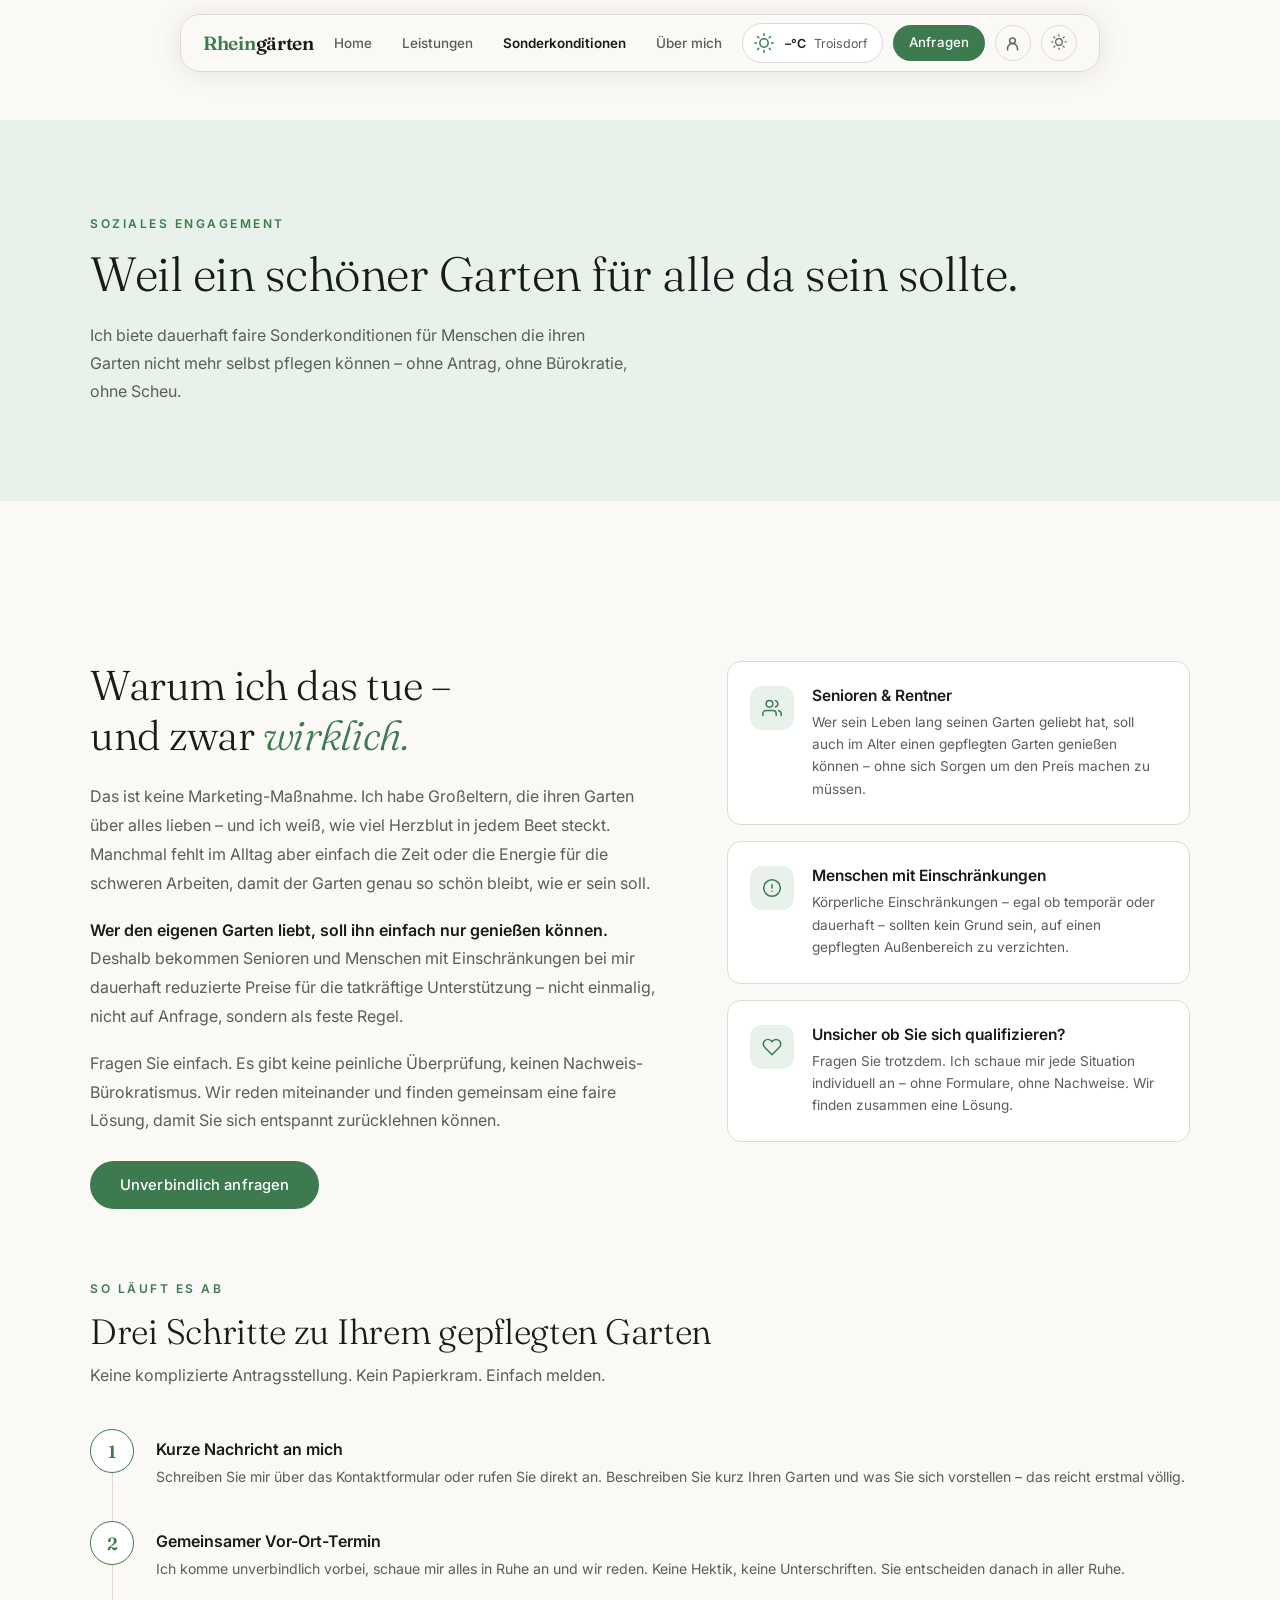
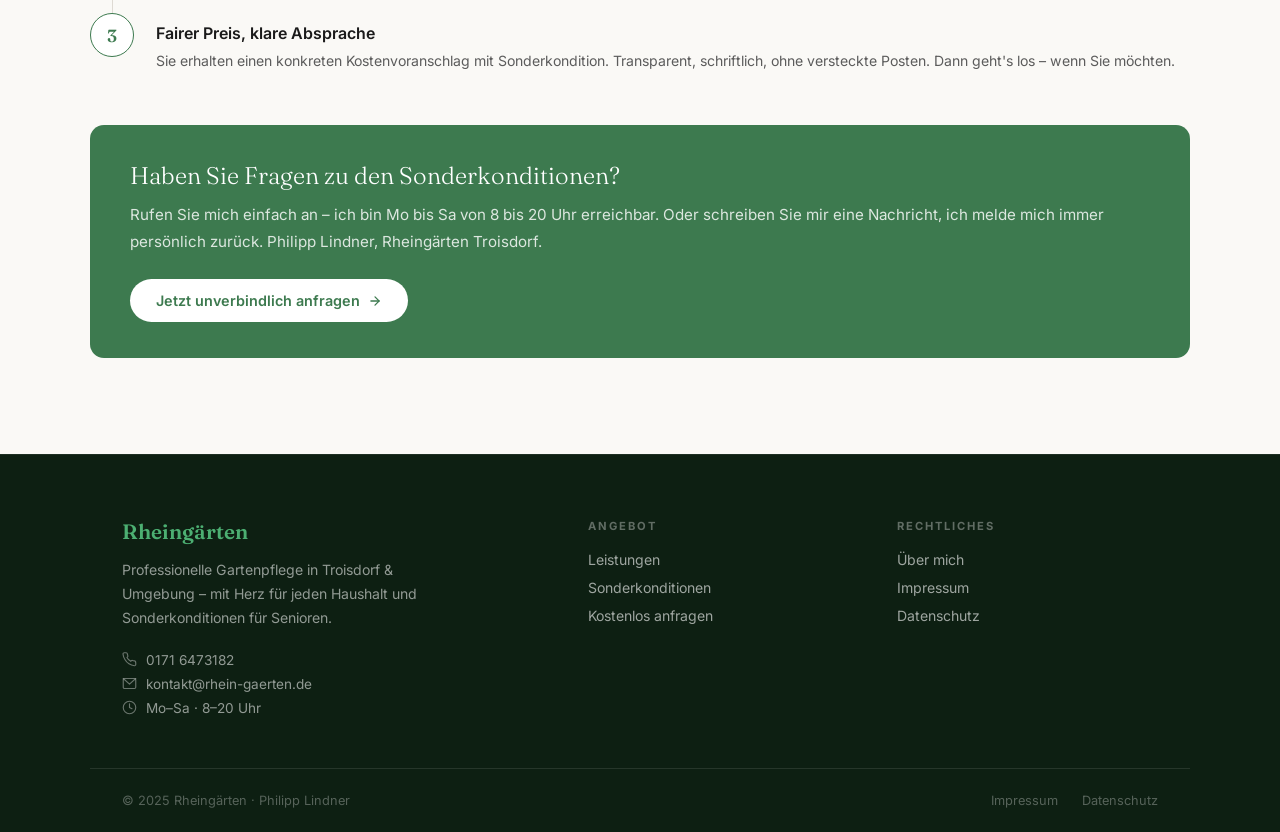
<file: sonderkonditionen.html>
<!DOCTYPE html>
<html lang="de" data-theme="light">
<head>
  <meta charset="UTF-8">
  <meta name="viewport" content="width=device-width, initial-scale=1.0">
  <title>Sonderkonditionen – Rheingärten Gartenpflege</title>
  <meta name="description" content="Philipp Lindner bietet dauerhaft faire Sonderkonditionen für Senioren und Menschen mit körperlichen Einschränkungen in Troisdorf und Umgebung.">
  <link rel="preconnect" href="https://fonts.googleapis.com">
  <link href="https://fonts.googleapis.com/css2?family=Inter:wght@300;400;500;600&family=Fraunces:ital,wght@0,300;0,600;1,300&display=swap" rel="stylesheet">
  <link rel="stylesheet" href="style.css">
  <style>
    /* ── SONDERKONDITIONEN SPEZIFISCH ── */
    .sonder-intro {
      display: grid;
      grid-template-columns: 1.1fr 0.9fr;
      gap: 72px;
      align-items: start;
      padding-top: 64px;
    }
    @media (max-width: 768px) { .sonder-intro { grid-template-columns: 1fr; gap: 40px; } }

    .sonder-intro-text h2 {
      font-family: 'Fraunces', serif;
      font-size: clamp(1.8rem, 3.5vw, 2.6rem);
      font-weight: 300; line-height: 1.2; letter-spacing: -0.5px;
      color: var(--text); margin-bottom: 22px;
    }
    .sonder-intro-text h2 em { font-style: italic; color: var(--green); }
    .sonder-intro-text p {
      font-size: 1rem; color: var(--text-muted); line-height: 1.8; margin-bottom: 18px;
    }
    .sonder-intro-text p strong { color: var(--text); font-weight: 600; }

    /* Zielgruppen-Karten */
    .zielgruppe-cards { display: flex; flex-direction: column; gap: 16px; }
    .zielgruppe-card {
      background: var(--card-bg); border: 1px solid var(--border);
      border-radius: var(--radius); padding: 24px 22px;
      display: flex; gap: 18px; align-items: flex-start;
      transition: background var(--transition), border-color var(--transition), transform 0.2s, box-shadow 0.2s;
    }
    .zielgruppe-card:hover { transform: translateY(-2px); box-shadow: 0 4px 20px rgba(0,0,0,0.08); border-color: var(--green-light); }
    .zielgruppe-icon {
      width: 44px; height: 44px; flex-shrink: 0; border-radius: 12px;
      background: var(--green-pale); color: var(--green);
      display: flex; align-items: center; justify-content: center;
      transition: background var(--transition);
    }
    .zielgruppe-icon svg { width: 20px; height: 20px; stroke: currentColor; fill: none; stroke-width: 1.8; stroke-linecap: round; stroke-linejoin: round; }
    .zielgruppe-text h4 { font-size: 0.97rem; font-weight: 600; color: var(--text); margin-bottom: 6px; }
    .zielgruppe-text p { font-size: 0.85rem; color: var(--text-muted); line-height: 1.65; }

    /* Ablauf */
    .ablauf-section { padding-top: 72px; }
    .ablauf-title {
      font-family: 'Fraunces', serif;
      font-size: clamp(1.6rem, 3vw, 2.2rem);
      font-weight: 300; margin-bottom: 8px; letter-spacing: -0.3px;
    }
    .ablauf-steps { display: flex; flex-direction: column; gap: 0; margin-top: 40px; position: relative; }
    .ablauf-steps::before {
      content: ''; position: absolute;
      left: 22px; top: 44px; bottom: 44px; width: 1px;
      background: var(--border);
    }
    .ablauf-step {
      display: flex; gap: 22px; align-items: flex-start;
      padding: 0 0 32px;
    }
    .ablauf-step:last-child { padding-bottom: 0; }
    .ablauf-num {
      width: 44px; height: 44px; flex-shrink: 0;
      background: var(--card-bg); border: 1.5px solid var(--green);
      border-radius: 50%; display: flex; align-items: center; justify-content: center;
      font-family: 'Fraunces', serif; font-size: 1.1rem; font-weight: 600;
      color: var(--green); position: relative; z-index: 1;
      transition: background var(--transition), border-color var(--transition);
    }
    .ablauf-body h4 { font-size: 1rem; font-weight: 600; color: var(--text); margin-bottom: 6px; margin-top: 10px; }
    .ablauf-body p { font-size: 0.88rem; color: var(--text-muted); line-height: 1.7; }

    /* Grüne Box */
    .sonder-highlight {
      background: var(--green); border-radius: var(--radius);
      padding: 36px 40px; margin-top: 52px;
    }
    .sonder-highlight h3 {
      font-family: 'Fraunces', serif; font-size: 1.5rem; font-weight: 300;
      color: #fff; margin-bottom: 12px;
    }
    .sonder-highlight p {
      font-size: 0.95rem; color: rgba(255,255,255,0.82); line-height: 1.75; margin-bottom: 24px;
    }
    .sonder-highlight a {
      display: inline-flex; align-items: center; gap: 8px;
      background: #fff; color: var(--green);
      padding: 13px 26px; border-radius: 50px;
      font-size: 0.9rem; font-weight: 600;
      transition: transform 0.15s, opacity 0.2s;
    }
    .sonder-highlight a:hover { transform: translateY(-1px); opacity: 0.92; }
    .sonder-highlight a svg { width: 14px; height: 14px; stroke: currentColor; fill: none; stroke-width: 2.2; stroke-linecap: round; }
  </style>
</head>
<body>

<!-- NAV -->
<nav id="navbar">
  <div class="nav-pill-wrap">
    <div class="nav-inner">
      <a href="index.html" class="nav-logo">Rhein<span>gärten</span></a>
      <ul class="nav-links-center">
        <li><a href="index.html">Home</a></li>
        <li><a href="leistungen.html">Leistungen</a></li>
        <li><a href="sonderkonditionen.html" class="active">Sonderkonditionen</a></li>
        <li><a href="ueber-uns.html">Über mich</a></li>
      </ul>
      <div class="nav-right">
        <div class="weather-pill" id="weatherPill">
          <span class="w-icon" id="weatherIcon"><svg viewBox="0 0 24 24"><circle cx="12" cy="12" r="5"/><line x1="12" y1="1" x2="12" y2="3"/><line x1="12" y1="21" x2="12" y2="23"/><line x1="4.22" y1="4.22" x2="5.64" y2="5.64"/><line x1="18.36" y1="18.36" x2="19.78" y2="19.78"/><line x1="1" y1="12" x2="3" y2="12"/><line x1="21" y1="12" x2="23" y2="12"/><line x1="4.22" y1="19.78" x2="5.64" y2="18.36"/><line x1="18.36" y1="5.64" x2="19.78" y2="4.22"/></svg></span>
          <span class="w-temp" id="weatherTemp">–°C</span>
          <span class="w-text-label">Troisdorf</span>
          <span id="weatherFrostWrap" style="display:none; align-items:center; gap:8px;">
            <span class="w-sep"></span>
            <span class="w-frost"><svg viewBox="0 0 24 24"><path d="M12 2v20M2 12h20M5 5l14 14M19 5L5 19"/></svg>Bodenfrost</span>
          </span>
        </div>
        <a href="anfrage.html" class="nav-cta-btn">Anfragen</a>
        <button class="a11y-btn" id="a11yToggle" aria-label="Lesbarkeits-Modus" aria-pressed="false">
          <svg viewBox="0 0 24 24"><circle cx="12" cy="8" r="4"/><path d="M5 21v-2a7 7 0 0 1 14 0v2"/></svg>
        </button>
        <button class="theme-btn" id="themeToggle" aria-label="Hell/Dunkel wechseln">
          <span class="icon-sun"><svg viewBox="0 0 24 24"><circle cx="12" cy="12" r="5"/><line x1="12" y1="1" x2="12" y2="3"/><line x1="12" y1="21" x2="12" y2="23"/><line x1="4.22" y1="4.22" x2="5.64" y2="5.64"/><line x1="18.36" y1="18.36" x2="19.78" y2="19.78"/><line x1="1" y1="12" x2="3" y2="12"/><line x1="21" y1="12" x2="23" y2="12"/><line x1="4.22" y1="19.78" x2="5.64" y2="18.36"/><line x1="18.36" y1="5.64" x2="19.78" y2="4.22"/></svg></span>
          <span class="icon-moon"><svg viewBox="0 0 24 24"><path d="M21 12.79A9 9 0 1 1 11.21 3 7 7 0 0 0 21 12.79z"/></svg></span>
        </button>
        <button class="hamburger" id="hamburger" aria-label="Menü öffnen"><span></span><span></span><span></span></button>
      </div>
    </div>
  </div>
  <div class="mobile-menu" id="mobileMenu">
    <a href="index.html">Home</a>
    <a href="leistungen.html">Leistungen</a>
    <a href="sonderkonditionen.html" class="active">Sonderkonditionen</a>
    <a href="ueber-uns.html">Über mich</a>
    <a href="anfrage.html">Jetzt anfragen</a>
    <a href="#" id="a11yToggleMobile" style="display:flex; align-items:center; gap:10px;">
      <svg viewBox="0 0 24 24" style="width:17px;height:17px;stroke:currentColor;fill:none;stroke-width:2;stroke-linecap:round;stroke-linejoin:round;"><circle cx="12" cy="8" r="4"/><path d="M5 21v-2a7 7 0 0 1 14 0v2"/></svg>
      Lesbarkeits-Modus
    </a>
  </div>
</nav>

<!-- MAIN -->
<main style="padding-top: 120px;">

  <section class="page-hero">
    <div class="section-inner">
      <p class="section-label">Soziales Engagement</p>
      <h1 class="section-title">Weil ein schöner Garten für alle da sein sollte.</h1>
      <p class="section-sub">Ich biete dauerhaft faire Sonderkonditionen für Menschen die ihren Garten nicht mehr selbst pflegen können – ohne Antrag, ohne Bürokratie, ohne Scheu.</p>
    </div>
  </section>

  <section>
    <div class="section-inner">
      <div class="sonder-intro">

        <div class="sonder-intro-text fade-up">
          <h2>Warum ich das tue –<br>und zwar <em>wirklich.</em></h2>
          <p> Das ist keine Marketing-Maßnahme. Ich habe Großeltern, die ihren Garten über alles lieben – und ich weiß, wie viel Herzblut in jedem Beet steckt. Manchmal fehlt im Alltag aber einfach die Zeit oder die Energie für die schweren Arbeiten, damit der Garten genau so schön bleibt, wie er sein soll.</p>
          <p><strong>Wer den eigenen Garten liebt, soll ihn einfach nur genießen können.</strong> Deshalb bekommen Senioren und Menschen mit Einschränkungen bei mir dauerhaft reduzierte Preise für die tatkräftige Unterstützung – nicht einmalig, nicht auf Anfrage, sondern als feste Regel.</p>
          <p>Fragen Sie einfach. Es gibt keine peinliche Überprüfung, keinen Nachweis-Bürokratismus. Wir reden miteinander und finden gemeinsam eine faire Lösung, damit Sie sich entspannt zurücklehnen können.</p>
          <a href="anfrage.html" class="btn-primary" style="display: inline-block; margin-top: 8px;">Unverbindlich anfragen</a>
        </div>

        <div class="zielgruppe-cards fade-up">
          <div class="zielgruppe-card">
            <div class="zielgruppe-icon">
              <svg viewBox="0 0 24 24"><path d="M17 21v-2a4 4 0 0 0-4-4H5a4 4 0 0 0-4 4v2"/><circle cx="9" cy="7" r="4"/><path d="M23 21v-2a4 4 0 0 0-3-3.87"/><path d="M16 3.13a4 4 0 0 1 0 7.75"/></svg>
            </div>
            <div class="zielgruppe-text">
              <h4>Senioren &amp; Rentner</h4>
              <p>Wer sein Leben lang seinen Garten geliebt hat, soll auch im Alter einen gepflegten Garten genießen können – ohne sich Sorgen um den Preis machen zu müssen.</p>
            </div>
          </div>
          <div class="zielgruppe-card">
            <div class="zielgruppe-icon">
              <svg viewBox="0 0 24 24"><circle cx="12" cy="12" r="10"/><line x1="12" y1="8" x2="12" y2="12"/><line x1="12" y1="16" x2="12.01" y2="16"/></svg>
            </div>
            <div class="zielgruppe-text">
              <h4>Menschen mit Einschränkungen</h4>
              <p>Körperliche Einschränkungen – egal ob temporär oder dauerhaft – sollten kein Grund sein, auf einen gepflegten Außenbereich zu verzichten.</p>
            </div>
          </div>
          <div class="zielgruppe-card">
            <div class="zielgruppe-icon">
              <svg viewBox="0 0 24 24"><path d="M20.84 4.61a5.5 5.5 0 0 0-7.78 0L12 5.67l-1.06-1.06a5.5 5.5 0 0 0-7.78 7.78l1.06 1.06L12 21.23l7.78-7.78 1.06-1.06a5.5 5.5 0 0 0 0-7.78z"/></svg>
            </div>
            <div class="zielgruppe-text">
              <h4>Unsicher ob Sie sich qualifizieren?</h4>
              <p>Fragen Sie trotzdem. Ich schaue mir jede Situation individuell an – ohne Formulare, ohne Nachweise. Wir finden zusammen eine Lösung.</p>
            </div>
          </div>
        </div>
      </div>

      <!-- Ablauf -->
      <div class="ablauf-section fade-up">
        <p class="section-label">So läuft es ab</p>
        <h2 class="ablauf-title">Drei Schritte zu Ihrem gepflegten Garten</h2>
        <p class="section-sub" style="margin-top: 8px;">Keine komplizierte Antragsstellung. Kein Papierkram. Einfach melden.</p>

        <div class="ablauf-steps" style="margin-top: 40px;">
          <div class="ablauf-step">
            <div class="ablauf-num">1</div>
            <div class="ablauf-body">
              <h4>Kurze Nachricht an mich</h4>
              <p>Schreiben Sie mir über das Kontaktformular oder rufen Sie direkt an. Beschreiben Sie kurz Ihren Garten und was Sie sich vorstellen – das reicht erstmal völlig.</p>
            </div>
          </div>
          <div class="ablauf-step">
            <div class="ablauf-num">2</div>
            <div class="ablauf-body">
              <h4>Gemeinsamer Vor-Ort-Termin</h4>
              <p>Ich komme unverbindlich vorbei, schaue mir alles in Ruhe an und wir reden. Keine Hektik, keine Unterschriften. Sie entscheiden danach in aller Ruhe.</p>
            </div>
          </div>
          <div class="ablauf-step">
            <div class="ablauf-num">3</div>
            <div class="ablauf-body">
              <h4>Fairer Preis, klare Absprache</h4>
              <p>Sie erhalten einen konkreten Kostenvoranschlag mit Sonderkondition. Transparent, schriftlich, ohne versteckte Posten. Dann geht's los – wenn Sie möchten.</p>
            </div>
          </div>
        </div>
      </div>

      <!-- Grüne Highlight-Box -->
      <div class="sonder-highlight fade-up">
        <h3>Haben Sie Fragen zu den Sonderkonditionen?</h3>
        <p>Rufen Sie mich einfach an – ich bin Mo bis Sa von 8 bis 20 Uhr erreichbar. Oder schreiben Sie mir eine Nachricht, ich melde mich immer persönlich zurück. Philipp Lindner, Rheingärten Troisdorf.</p>
        <a href="anfrage.html">
          Jetzt unverbindlich anfragen
          <svg viewBox="0 0 24 24"><line x1="5" y1="12" x2="19" y2="12"/><polyline points="12 5 19 12 12 19"/></svg>
        </a>
      </div>

    </div>
  </section>
</main>

<!-- FOOTER -->
<footer>
  <div class="footer-inner">
    <div class="footer-brand">
      <span class="footer-logo">Rheingärten</span>
      <p class="footer-tagline">Professionelle Gartenpflege in Troisdorf &amp; Umgebung – mit Herz für jeden Haushalt und Sonderkonditionen für Senioren.</p>
      <div class="footer-contact-list">
        <a href="tel:+491716473182">
          <svg viewBox="0 0 24 24"><path d="M22 16.92v3a2 2 0 0 1-2.18 2 19.79 19.79 0 0 1-8.63-3.07A19.5 19.5 0 0 1 4.69 12a19.79 19.79 0 0 1-3.07-8.67A2 2 0 0 1 3.6 1.27h3a2 2 0 0 1 2 1.72c.127.96.361 1.903.7 2.81a2 2 0 0 1-.45 2.11L7.91 8.91a16 16 0 0 0 6 6l.91-.91a2 2 0 0 1 2.11-.45c.907.339 1.85.573 2.81.7A2 2 0 0 1 21.73 16.92z"/></svg>
          0171 6473182
        </a>
        <a href="mailto:kontakt@rhein-gaerten.de">
          <svg viewBox="0 0 24 24"><rect x="2" y="4" width="20" height="16" rx="2"/><polyline points="2,4 12,13 22,4"/></svg>
          kontakt@rhein-gaerten.de
        </a>
        <span>
          <svg viewBox="0 0 24 24"><circle cx="12" cy="12" r="10"/><polyline points="12 6 12 12 16 14"/></svg>
          Mo–Sa · 8–20 Uhr
        </span>
      </div>
    </div>
    <div class="footer-col">
      <p class="footer-col-title">Angebot</p>
      <div class="footer-col-links">
        <a href="leistungen.html">Leistungen</a>
        <a href="sonderkonditionen.html">Sonderkonditionen</a>
        <a href="anfrage.html">Kostenlos anfragen</a>
      </div>
    </div>
    <div class="footer-col">
      <p class="footer-col-title">Rechtliches</p>
      <div class="footer-col-links">
        <a href="ueber-uns.html">Über mich</a>
        <a href="impressum.html">Impressum</a>
        <a href="datenschutz.html">Datenschutz</a>
      </div>
    </div>
  </div>
  <div class="footer-bottom">
    <span class="footer-copy">© 2025 Rheingärten · Philipp Lindner</span>
    <div class="footer-bottom-links">
      <a href="impressum.html">Impressum</a>
      <a href="datenschutz.html">Datenschutz</a>
    </div>
  </div>
</footer>

<script>
  const html = document.documentElement;
  html.setAttribute('data-theme', localStorage.getItem('gw-theme') || 'light');
  document.getElementById('themeToggle').addEventListener('click', () => {
    const next = html.getAttribute('data-theme') === 'light' ? 'dark' : 'light';
    html.setAttribute('data-theme', next);
    localStorage.setItem('gw-theme', next);
  });
  document.getElementById('hamburger').addEventListener('click', () =>
    document.getElementById('mobileMenu').classList.toggle('open'));
  function setA11y(on) {
    html.setAttribute('data-a11y', on ? 'true' : 'false');
    localStorage.setItem('gw-a11y', on ? 'true' : 'false');
    document.querySelectorAll('#a11yToggle, #a11yToggleMobile').forEach(btn => {
      btn.classList.toggle('active', on);
      btn.setAttribute('aria-pressed', on ? 'true' : 'false');
    });
  }
  setA11y(localStorage.getItem('gw-a11y') === 'true');
  document.getElementById('a11yToggle').addEventListener('click', () => setA11y(html.getAttribute('data-a11y') !== 'true'));
  const a11yM = document.getElementById('a11yToggleMobile');
  if(a11yM) a11yM.addEventListener('click', e => { e.preventDefault(); setA11y(html.getAttribute('data-a11y') !== 'true'); });

  const observer = new IntersectionObserver(entries =>
    entries.forEach(e => { if(e.isIntersecting) e.target.classList.add('visible'); }), { threshold: 0.1 });
  document.querySelectorAll('.fade-up').forEach(el => observer.observe(el));

  (function(){
    const tempEl=document.getElementById('weatherTemp');
    const iconEl=document.getElementById('weatherIcon');
    const frostWrap=document.getElementById('weatherFrostWrap');
    if(!tempEl) return;
    const ICONS={
      sun:'<svg viewBox="0 0 24 24"><circle cx="12" cy="12" r="5"/><line x1="12" y1="1" x2="12" y2="3"/><line x1="12" y1="21" x2="12" y2="23"/><line x1="4.22" y1="4.22" x2="5.64" y2="5.64"/><line x1="18.36" y1="18.36" x2="19.78" y2="19.78"/><line x1="1" y1="12" x2="3" y2="12"/><line x1="21" y1="12" x2="23" y2="12"/><line x1="4.22" y1="19.78" x2="5.64" y2="18.36"/><line x1="18.36" y1="5.64" x2="19.78" y2="4.22"/></svg>',
      cloud:'<svg viewBox="0 0 24 24"><path d="M17.5 19a4.5 4.5 0 0 0 0-9 6 6 0 0 0-11.4 1.6A4 4 0 0 0 6.5 19h11z"/></svg>',
      rain:'<svg viewBox="0 0 24 24"><path d="M16 13a4 4 0 0 0 0-8 5.5 5.5 0 0 0-10.5 1.5A3.5 3.5 0 0 0 6 13h10z"/><line x1="8" y1="16" x2="8" y2="20"/><line x1="12" y1="16" x2="12" y2="20"/><line x1="16" y1="16" x2="16" y2="20"/></svg>',
      fog:'<svg viewBox="0 0 24 24"><line x1="3" y1="8" x2="21" y2="8"/><line x1="3" y1="12" x2="21" y2="12"/><line x1="3" y1="16" x2="21" y2="16"/></svg>'
    };
    function iconForCode(c){if(c<=1)return ICONS.sun;if(c<=3)return ICONS.cloud;if(c<=48)return ICONS.fog;return ICONS.rain;}
    fetch('https://api.open-meteo.com/v1/forecast?latitude=50.81&longitude=7.16&current=temperature_2m,weather_code&hourly=temperature_2m&forecast_days=2&timezone=Europe%2FBerlin')
      .then(r=>r.json()).then(data=>{
        const cur=data.current;if(!cur)return;
        tempEl.textContent=Math.round(cur.temperature_2m)+'°C';
        iconEl.innerHTML=iconForCode(cur.weather_code);
        if(data.hourly){const now=new Date();for(let i=0;i<data.hourly.time.length;i++){const diff=(new Date(data.hourly.time[i])-now)/3600000;if(diff>=0&&diff<=18&&data.hourly.temperature_2m[i]<=3){frostWrap.style.display='inline-flex';break;}}}
      }).catch(()=>{});
  })();
</script>
 <script>
        // Schließt das Menü, sobald der Nutzer scrollt
        window.addEventListener('scroll', () => {
            const menu = document.getElementById('mobileMenu');
            
            // Tausche 'open' aus, falls deine "Aktiv-Klasse" anders heißt
            if (menu && menu.classList.contains('open')) {
                menu.classList.remove('open');
            }
        });
    </script>
</body>
</html>
</file>
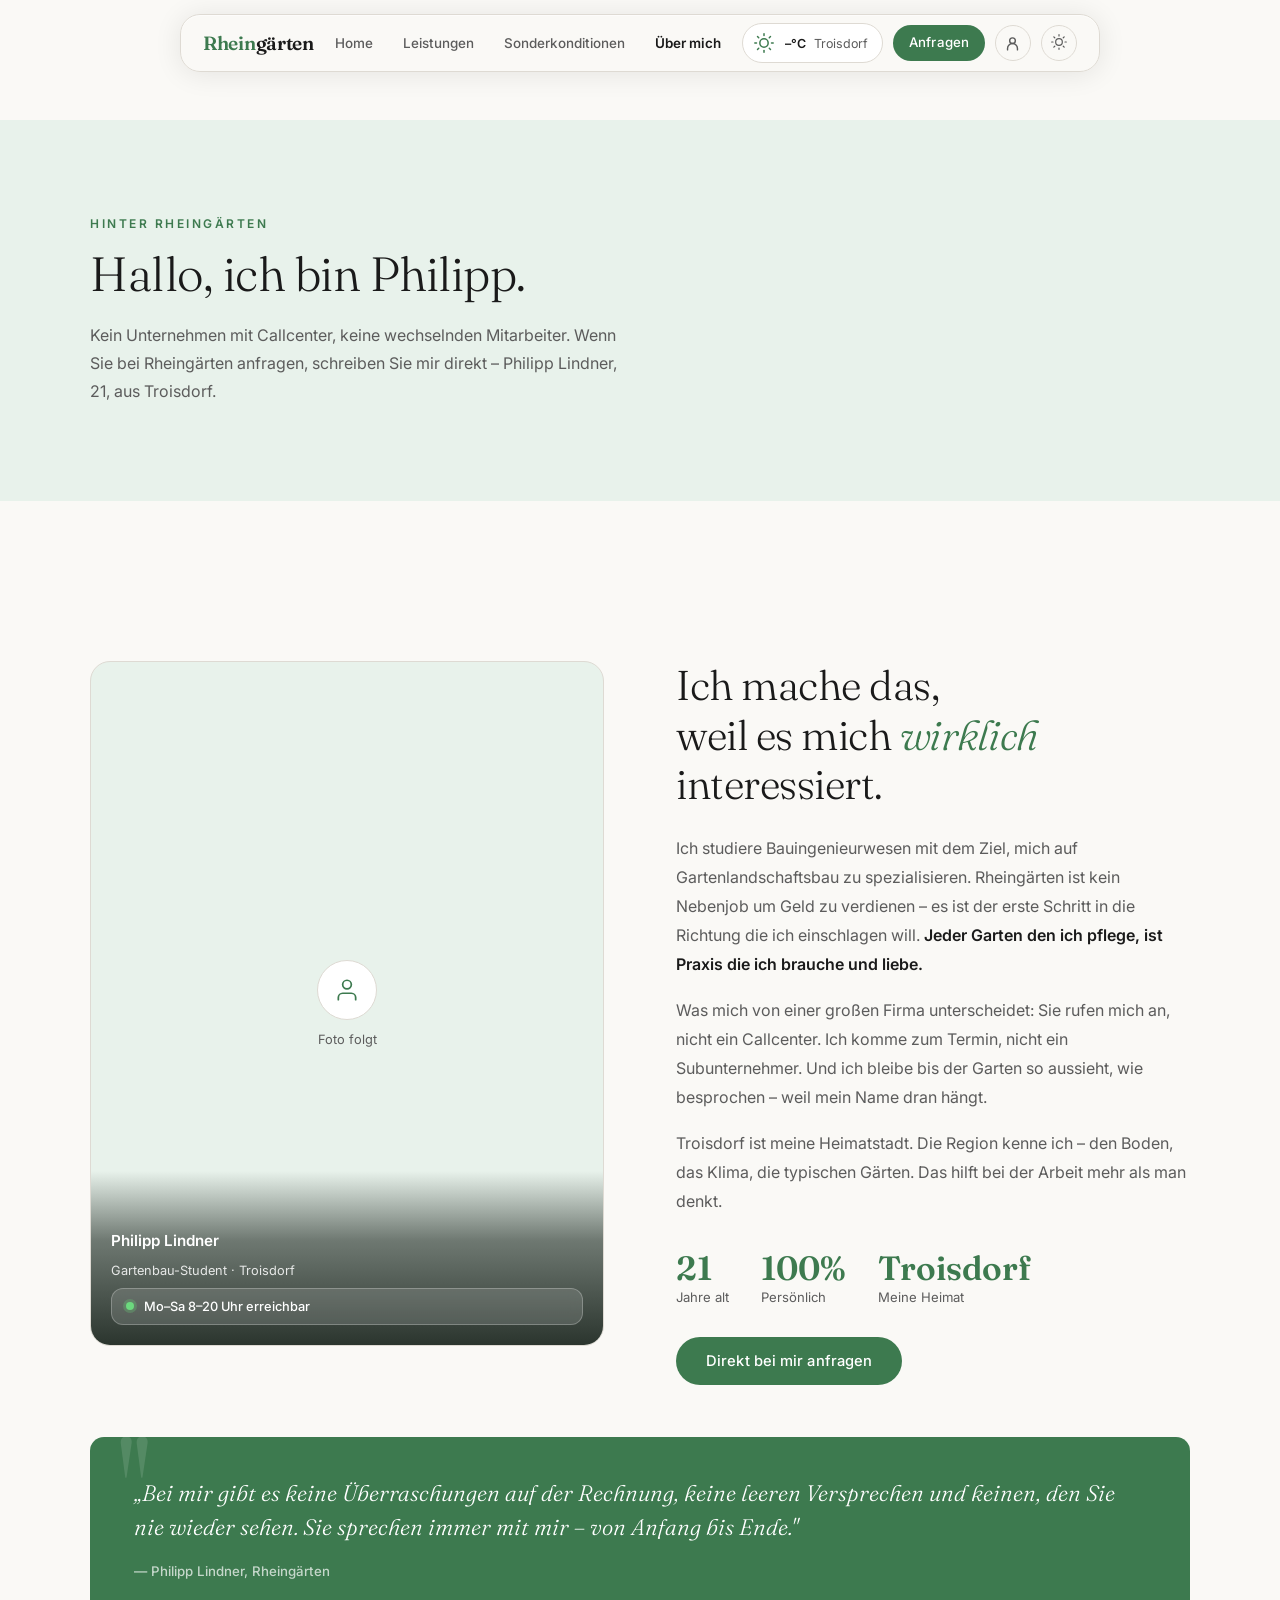
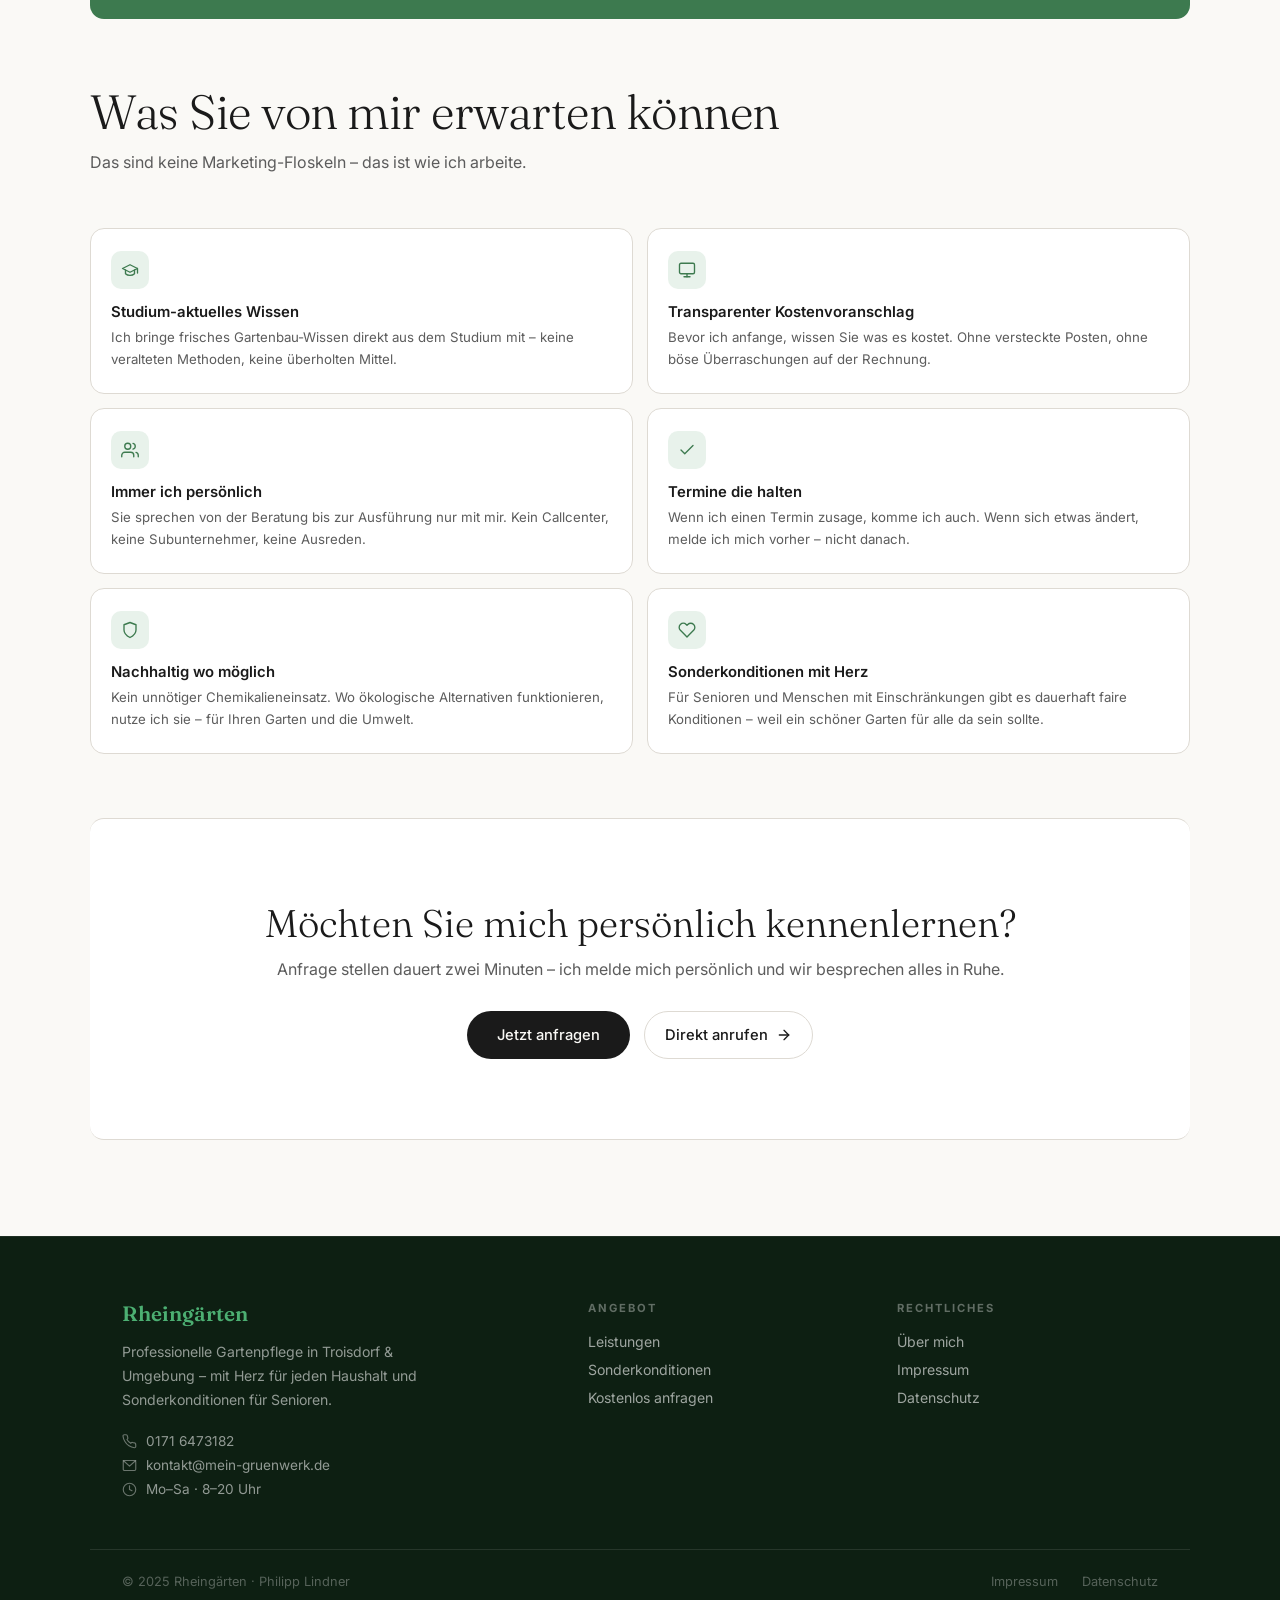
<file: ueber-uns(1).html>
<!DOCTYPE html>
<html lang="de" data-theme="light">
<head>
  <meta charset="UTF-8">
  <meta name="viewport" content="width=device-width, initial-scale=1.0">
  <title>Über mich – Philipp Lindner · Rheingärten</title>
  <meta name="description" content="Ich bin Philipp Lindner, 21, Gartenbau-Student aus Troisdorf. Hinter Rheingärten steckt kein Unternehmen – nur ich, meine Leidenschaft und ein klares Versprechen.">
  <link rel="preconnect" href="https://fonts.googleapis.com">
  <link href="https://fonts.googleapis.com/css2?family=Inter:wght@300;400;500;600&family=Fraunces:ital,wght@0,300;0,600;1,300&display=swap" rel="stylesheet">
  <link rel="stylesheet" href="style.css">
  <style>
    /* ── ÜBER MICH SPEZIFISCH ── */
    .intro-section {
      display: grid;
      grid-template-columns: 1fr 1fr;
      gap: 72px;
      align-items: start;
      padding-top: 64px;
    }
    @media (max-width: 768px) {
      .intro-section { grid-template-columns: 1fr; gap: 40px; }
    }

    .philipp-avatar {
      width: 100%;
      aspect-ratio: 3/4;
      background: var(--green-pale);
      border-radius: 20px;
      position: relative;
      overflow: hidden;
      border: 1px solid var(--border);
      transition: background var(--transition), border-color var(--transition);
    }
    .philipp-avatar img {
      position: absolute; inset: 0;
      width: 100%; height: 100%; object-fit: cover;
    }
    .avatar-photo-placeholder {
      position: absolute; inset: 0;
      display: flex; flex-direction: column; align-items: center; justify-content: center;
      gap: 12px;
    }
    .avatar-photo-placeholder-icon {
      width: 60px; height: 60px; border-radius: 50%;
      background: var(--card-bg); border: 1px solid var(--border);
      display: flex; align-items: center; justify-content: center;
      color: var(--green);
    }
    .avatar-photo-placeholder-icon svg { width: 26px; height: 26px; stroke: currentColor; fill: none; stroke-width: 1.6; stroke-linecap: round; stroke-linejoin: round; }
    .avatar-photo-placeholder span { font-size: 0.8rem; color: var(--text-muted); }
    .avatar-caption {
      position: absolute; left: 0; right: 0; bottom: 0;
      padding: 60px 20px 20px;
      background: linear-gradient(0deg, rgba(10,20,13,0.85) 0%, rgba(10,20,13,0.55) 60%, transparent 100%);
      display: flex; flex-direction: column; gap: 10px;
    }
    .avatar-name {
      font-size: 0.95rem;
      font-weight: 600;
      color: #fff;
    }
    .avatar-role {
      font-size: 0.8rem;
      color: rgba(255,255,255,0.85);
      margin-top: 3px;
    }
    .avatar-badge {
      background: rgba(255,255,255,0.14);
      border: 1px solid rgba(255,255,255,0.25);
      border-radius: 12px;
      padding: 10px 14px;
      font-size: 0.8rem;
      display: flex;
      align-items: center;
      gap: 10px;
      -webkit-backdrop-filter: blur(6px); backdrop-filter: blur(6px);
    }
    .avatar-badge-dot {
      width: 8px; height: 8px; flex-shrink: 0;
      border-radius: 50%;
      background: #6cd97e;
      box-shadow: 0 0 0 3px rgba(108,217,126,0.25);
    }
    .avatar-badge span { color: #fff; font-weight: 500; }

    .story-block { }
    .story-block h2 {
      font-family: 'Fraunces', serif;
      font-size: clamp(1.8rem, 3.5vw, 2.6rem);
      font-weight: 300;
      line-height: 1.2;
      letter-spacing: -0.5px;
      color: var(--text);
      margin-bottom: 24px;
    }
    .story-block h2 em { font-style: italic; color: var(--green); }
    .story-block p {
      font-size: 1rem;
      color: var(--text-muted);
      line-height: 1.8;
      margin-bottom: 18px;
    }
    .story-block p strong { color: var(--text); font-weight: 600; }

    /* Werte-Karten */
    .werte-grid {
      display: grid;
      grid-template-columns: 1fr 1fr;
      gap: 14px;
      margin-top: 52px;
    }
    @media (max-width: 600px) { .werte-grid { grid-template-columns: 1fr; } }

    .wert-card {
      background: var(--card-bg);
      border: 1px solid var(--border);
      border-radius: var(--radius);
      padding: 22px 20px;
      transition: background var(--transition), border-color var(--transition), transform 0.2s;
    }
    .wert-card:hover { transform: translateY(-2px); border-color: var(--green-light); }
    .wert-icon {
      width: 38px; height: 38px;
      background: var(--green-pale); border-radius: 10px;
      display: flex; align-items: center; justify-content: center;
      color: var(--green);
      margin-bottom: 14px;
      transition: background var(--transition);
    }
    .wert-icon svg { width: 18px; height: 18px; stroke: currentColor; fill: none; stroke-width: 1.8; stroke-linecap: round; stroke-linejoin: round; }
    .wert-card h4 { font-size: 0.93rem; font-weight: 600; color: var(--text); margin-bottom: 6px; }
    .wert-card p { font-size: 0.83rem; color: var(--text-muted); line-height: 1.65; }

    /* Zitat */
    .zitat-block {
      background: var(--green);
      border-radius: var(--radius);
      padding: 40px 44px;
      margin-top: 52px;
      position: relative;
      overflow: hidden;
    }
    .zitat-block::before {
      content: '"';
      position: absolute;
      top: -10px; left: 28px;
      font-family: 'Fraunces', serif;
      font-size: 8rem;
      color: rgba(255,255,255,0.12);
      line-height: 1;
      pointer-events: none;
    }
    .zitat-text {
      font-family: 'Fraunces', serif;
      font-size: clamp(1.1rem, 2vw, 1.4rem);
      font-weight: 300;
      font-style: italic;
      color: #fff;
      line-height: 1.5;
      margin-bottom: 18px;
      position: relative;
    }
    .zitat-autor {
      font-size: 0.83rem;
      color: rgba(255,255,255,0.7);
      font-weight: 500;
    }
  </style>
</head>
<body>

<!-- NAV -->
<nav id="navbar">
  <div class="nav-pill-wrap">
    <div class="nav-inner">
      <a href="index.html" class="nav-logo">Rhein<span>gärten</span></a>
      <ul class="nav-links-center">
        <li><a href="index.html">Home</a></li>
        <li><a href="leistungen.html">Leistungen</a></li>
        <li><a href="sonderkonditionen.html">Sonderkonditionen</a></li>
        <li><a href="ueber-uns.html" class="active">Über mich</a></li>
      </ul>
      <div class="nav-right">
        <div class="weather-pill" id="weatherPill">
          <span class="w-icon" id="weatherIcon"><svg viewBox="0 0 24 24"><circle cx="12" cy="12" r="5"/><line x1="12" y1="1" x2="12" y2="3"/><line x1="12" y1="21" x2="12" y2="23"/><line x1="4.22" y1="4.22" x2="5.64" y2="5.64"/><line x1="18.36" y1="18.36" x2="19.78" y2="19.78"/><line x1="1" y1="12" x2="3" y2="12"/><line x1="21" y1="12" x2="23" y2="12"/><line x1="4.22" y1="19.78" x2="5.64" y2="18.36"/><line x1="18.36" y1="5.64" x2="19.78" y2="4.22"/></svg></span>
          <span class="w-temp" id="weatherTemp">–°C</span>
          <span class="w-text-label" id="weatherLabel">Troisdorf</span>
          <span id="weatherFrostWrap" style="display:none; align-items:center; gap:8px;">
            <span class="w-sep"></span>
            <span class="w-frost"><svg viewBox="0 0 24 24"><path d="M12 2v20M2 12h20M5 5l14 14M19 5L5 19"/></svg>Bodenfrost</span>
          </span>
        </div>
        <a href="anfrage.html" class="nav-cta-btn">Anfragen</a>
        <button class="a11y-btn" id="a11yToggle" aria-label="Lesbarkeits-Modus" aria-pressed="false">
          <svg viewBox="0 0 24 24"><circle cx="12" cy="8" r="4"/><path d="M5 21v-2a7 7 0 0 1 14 0v2"/></svg>
        </button>
        <button class="theme-btn" id="themeToggle" aria-label="Hell/Dunkel wechseln">
          <span class="icon-sun"><svg viewBox="0 0 24 24"><circle cx="12" cy="12" r="5"/><line x1="12" y1="1" x2="12" y2="3"/><line x1="12" y1="21" x2="12" y2="23"/><line x1="4.22" y1="4.22" x2="5.64" y2="5.64"/><line x1="18.36" y1="18.36" x2="19.78" y2="19.78"/><line x1="1" y1="12" x2="3" y2="12"/><line x1="21" y1="12" x2="23" y2="12"/><line x1="4.22" y1="19.78" x2="5.64" y2="18.36"/><line x1="18.36" y1="5.64" x2="19.78" y2="4.22"/></svg></span>
          <span class="icon-moon"><svg viewBox="0 0 24 24"><path d="M21 12.79A9 9 0 1 1 11.21 3 7 7 0 0 0 21 12.79z"/></svg></span>
        </button>
        <button class="hamburger" id="hamburger" aria-label="Menü öffnen"><span></span><span></span><span></span></button>
      </div>
    </div>
  </div>
  <div class="mobile-menu" id="mobileMenu">
    <a href="index.html">Home</a>
    <a href="leistungen.html">Leistungen</a>
    <a href="sonderkonditionen.html">Sonderkonditionen</a>
    <a href="ueber-uns.html" class="active">Über mich</a>
    <a href="anfrage.html">Jetzt anfragen</a>
    <a href="#" id="a11yToggleMobile" style="display:flex; align-items:center; gap:10px;">
      <svg viewBox="0 0 24 24" style="width:17px;height:17px;stroke:currentColor;fill:none;stroke-width:2;stroke-linecap:round;stroke-linejoin:round;"><circle cx="12" cy="8" r="4"/><path d="M5 21v-2a7 7 0 0 1 14 0v2"/></svg>
      Lesbarkeits-Modus
    </a>
  </div>
</nav>

<!-- MAIN -->
<main style="padding-top: 120px;">

  <section class="page-hero">
    <div class="section-inner">
      <p class="section-label">Hinter Rheingärten</p>
      <h1 class="section-title">Hallo, ich bin Philipp.</h1>
      <p class="section-sub">Kein Unternehmen mit Callcenter, keine wechselnden Mitarbeiter. Wenn Sie bei Rheingärten anfragen, schreiben Sie mir direkt – Philipp Lindner, 21, aus Troisdorf.</p>
    </div>
  </section>

  <section>
    <div class="section-inner">
      <div class="intro-section">

        <!--
          BILD-PLATZHALTER: Sobald ein Porträtfoto vorhanden ist (img/philipp.jpg,
          siehe img/README.txt), einfach den avatar-photo-placeholder-Block durch
          ein <img>-Tag ersetzen:

          <img src="img/philipp.jpg" alt="Philipp Lindner">

          Name, Rolle und Uhrzeit-Badge bleiben unverändert erhalten.
        -->
        <div class="philipp-avatar fade-up">
          <div class="avatar-photo-placeholder">
            <div class="avatar-photo-placeholder-icon">
              <svg viewBox="0 0 24 24"><path d="M20 21v-2a4 4 0 0 0-4-4H8a4 4 0 0 0-4 4v2"/><circle cx="12" cy="7" r="4"/></svg>
            </div>
            <span>Foto folgt</span>
          </div>
          <div class="avatar-caption">
            <div class="avatar-name">Philipp Lindner</div>
            <div class="avatar-role">Gartenbau-Student · Troisdorf</div>
            <div class="avatar-badge">
              <span class="avatar-badge-dot"></span>
              <span>Mo–Sa 8–20 Uhr erreichbar</span>
            </div>
          </div>
        </div>

        <!-- Story -->
        <div class="story-block fade-up">
          <h2>Ich mache das,<br>weil es mich <em>wirklich</em> interessiert.</h2>

          <p>Ich studiere Bauingenieurwesen mit dem Ziel, mich auf Gartenlandschaftsbau zu spezialisieren. Rheingärten ist kein Nebenjob um Geld zu verdienen – es ist der erste Schritt in die Richtung die ich einschlagen will. <strong>Jeder Garten den ich pflege, ist Praxis die ich brauche und liebe.</strong></p>

          <p>Was mich von einer großen Firma unterscheidet: Sie rufen mich an, nicht ein Callcenter. Ich komme zum Termin, nicht ein Subunternehmer. Und ich bleibe bis der Garten so aussieht, wie besprochen – weil mein Name dran hängt.</p>

          <p>Troisdorf ist meine Heimatstadt. Die Region kenne ich – den Boden, das Klima, die typischen Gärten. Das hilft bei der Arbeit mehr als man denkt.</p>

          <div class="fact-strip">
            <div class="fact-item">
              <span class="fact-num">21</span>
              <span class="fact-label">Jahre alt</span>
            </div>
            <div class="fact-item">
              <span class="fact-num">100%</span>
              <span class="fact-label">Persönlich</span>
            </div>
            <div class="fact-item">
              <span class="fact-num">Troisdorf</span>
              <span class="fact-label">Meine Heimat</span>
            </div>
          </div>

          <a href="anfrage.html" class="btn-primary" style="margin-top: 32px; display: inline-block;">Direkt bei mir anfragen</a>
        </div>
      </div>

      <!-- Zitat -->
      <div class="zitat-block fade-up">
        <p class="zitat-text">„Bei mir gibt es keine Überraschungen auf der Rechnung, keine leeren Versprechen und keinen, den Sie nie wieder sehen. Sie sprechen immer mit mir – von Anfang bis Ende."</p>
        <p class="zitat-autor">— Philipp Lindner, Rheingärten</p>
      </div>

      <!-- Werte -->
      <h2 class="section-title fade-up" style="margin-top: 64px; margin-bottom: 8px;">Was Sie von mir erwarten können</h2>
      <p class="section-sub fade-up">Das sind keine Marketing-Floskeln – das ist wie ich arbeite.</p>

      <div class="werte-grid">
        <div class="wert-card fade-up">
          <div class="wert-icon">
            <svg viewBox="0 0 24 24"><path d="M22 10v6M2 10l10-5 10 5-10 5z"/><path d="M6 12v5c3 3 9 3 12 0v-5"/></svg>
          </div>
          <h4>Studium-aktuelles Wissen</h4>
          <p>Ich bringe frisches Gartenbau-Wissen direkt aus dem Studium mit – keine veralteten Methoden, keine überholten Mittel.</p>
        </div>
        <div class="wert-card fade-up">
          <div class="wert-icon">
            <svg viewBox="0 0 24 24"><rect x="2" y="3" width="20" height="14" rx="2"/><line x1="8" y1="21" x2="16" y2="21"/><line x1="12" y1="17" x2="12" y2="21"/></svg>
          </div>
          <h4>Transparenter Kostenvoranschlag</h4>
          <p>Bevor ich anfange, wissen Sie was es kostet. Ohne versteckte Posten, ohne böse Überraschungen auf der Rechnung.</p>
        </div>
        <div class="wert-card fade-up">
          <div class="wert-icon">
            <svg viewBox="0 0 24 24"><path d="M17 21v-2a4 4 0 0 0-4-4H5a4 4 0 0 0-4 4v2"/><circle cx="9" cy="7" r="4"/><path d="M23 21v-2a4 4 0 0 0-3-3.87"/><path d="M16 3.13a4 4 0 0 1 0 7.75"/></svg>
          </div>
          <h4>Immer ich persönlich</h4>
          <p>Sie sprechen von der Beratung bis zur Ausführung nur mit mir. Kein Callcenter, keine Subunternehmer, keine Ausreden.</p>
        </div>
        <div class="wert-card fade-up">
          <div class="wert-icon">
            <svg viewBox="0 0 24 24"><polyline points="20 6 9 17 4 12"/></svg>
          </div>
          <h4>Termine die halten</h4>
          <p>Wenn ich einen Termin zusage, komme ich auch. Wenn sich etwas ändert, melde ich mich vorher – nicht danach.</p>
        </div>
        <div class="wert-card fade-up">
          <div class="wert-icon">
            <svg viewBox="0 0 24 24"><path d="M12 22s8-4 8-10V5l-8-3-8 3v7c0 6 8 10 8 10z"/></svg>
          </div>
          <h4>Nachhaltig wo möglich</h4>
          <p>Kein unnötiger Chemikalieneinsatz. Wo ökologische Alternativen funktionieren, nutze ich sie – für Ihren Garten und die Umwelt.</p>
        </div>
        <div class="wert-card fade-up">
          <div class="wert-icon">
            <svg viewBox="0 0 24 24"><path d="M20.84 4.61a5.5 5.5 0 0 0-7.78 0L12 5.67l-1.06-1.06a5.5 5.5 0 0 0-7.78 7.78l1.06 1.06L12 21.23l7.78-7.78 1.06-1.06a5.5 5.5 0 0 0 0-7.78z"/></svg>
          </div>
          <h4>Sonderkonditionen mit Herz</h4>
          <p>Für Senioren und Menschen mit Einschränkungen gibt es dauerhaft faire Konditionen – weil ein schöner Garten für alle da sein sollte.</p>
        </div>
      </div>

      <!-- CTA -->
      <div class="cta-strip fade-up" style="margin-top: 64px; border-radius: var(--radius);">
        <h2>Möchten Sie mich persönlich kennenlernen?</h2>
        <p>Anfrage stellen dauert zwei Minuten – ich melde mich persönlich und wir besprechen alles in Ruhe.</p>
        <div class="cta-actions">
          <a href="anfrage.html" class="btn-dark">Jetzt anfragen</a>
          <a href="tel:+491716473182" class="btn-outline">
            Direkt anrufen
            <svg viewBox="0 0 24 24"><line x1="5" y1="12" x2="19" y2="12"/><polyline points="12 5 19 12 12 19"/></svg>
          </a>
        </div>
      </div>

    </div>
  </section>
</main>

<!-- FOOTER -->
<footer>
  <div class="footer-inner">
    <div class="footer-brand">
      <span class="footer-logo">Rheingärten</span>
      <p class="footer-tagline">Professionelle Gartenpflege in Troisdorf &amp; Umgebung – mit Herz für jeden Haushalt und Sonderkonditionen für Senioren.</p>
      <div class="footer-contact-list">
        <a href="tel:+491716473182">
          <svg viewBox="0 0 24 24"><path d="M22 16.92v3a2 2 0 0 1-2.18 2 19.79 19.79 0 0 1-8.63-3.07A19.5 19.5 0 0 1 4.69 12a19.79 19.79 0 0 1-3.07-8.67A2 2 0 0 1 3.6 1.27h3a2 2 0 0 1 2 1.72c.127.96.361 1.903.7 2.81a2 2 0 0 1-.45 2.11L7.91 8.91a16 16 0 0 0 6 6l.91-.91a2 2 0 0 1 2.11-.45c.907.339 1.85.573 2.81.7A2 2 0 0 1 21.73 16.92z"/></svg>
          0171 6473182
        </a>
        <a href="mailto:kontakt@mein-gruenwerk.de">
          <svg viewBox="0 0 24 24"><rect x="2" y="4" width="20" height="16" rx="2"/><polyline points="2,4 12,13 22,4"/></svg>
          kontakt@mein-gruenwerk.de
        </a>
        <span>
          <svg viewBox="0 0 24 24"><circle cx="12" cy="12" r="10"/><polyline points="12 6 12 12 16 14"/></svg>
          Mo–Sa · 8–20 Uhr
        </span>
      </div>
    </div>
    <div class="footer-col">
      <p class="footer-col-title">Angebot</p>
      <div class="footer-col-links">
        <a href="leistungen.html">Leistungen</a>
        <a href="sonderkonditionen.html">Sonderkonditionen</a>
        <a href="anfrage.html">Kostenlos anfragen</a>
      </div>
    </div>
    <div class="footer-col">
      <p class="footer-col-title">Rechtliches</p>
      <div class="footer-col-links">
        <a href="ueber-uns.html">Über mich</a>
        <a href="impressum.html">Impressum</a>
        <a href="datenschutz.html">Datenschutz</a>
      </div>
    </div>
  </div>
  <div class="footer-bottom">
    <span class="footer-copy">© 2025 Rheingärten · Philipp Lindner</span>
    <div class="footer-bottom-links">
      <a href="impressum.html">Impressum</a>
      <a href="datenschutz.html">Datenschutz</a>
    </div>
  </div>
</footer>

<script>
  const html = document.documentElement;
  html.setAttribute('data-theme', localStorage.getItem('gw-theme') || 'light');
  document.getElementById('themeToggle').addEventListener('click', () => {
    const next = html.getAttribute('data-theme') === 'light' ? 'dark' : 'light';
    html.setAttribute('data-theme', next);
    localStorage.setItem('gw-theme', next);
  });
  document.getElementById('hamburger').addEventListener('click', () =>
    document.getElementById('mobileMenu').classList.toggle('open'));

  function setA11y(on) {
    html.setAttribute('data-a11y', on ? 'true' : 'false');
    localStorage.setItem('gw-a11y', on ? 'true' : 'false');
    document.querySelectorAll('#a11yToggle, #a11yToggleMobile').forEach(btn => {
      btn.classList.toggle('active', on);
      btn.setAttribute('aria-pressed', on ? 'true' : 'false');
    });
  }
  setA11y(localStorage.getItem('gw-a11y') === 'true');
  document.getElementById('a11yToggle').addEventListener('click', () =>
    setA11y(html.getAttribute('data-a11y') !== 'true'));
  const a11yM = document.getElementById('a11yToggleMobile');
  if (a11yM) a11yM.addEventListener('click', e => { e.preventDefault(); setA11y(html.getAttribute('data-a11y') !== 'true'); });

  /* Fade-up */
  const observer = new IntersectionObserver(entries =>
    entries.forEach(e => { if(e.isIntersecting) e.target.classList.add('visible'); }),
    { threshold: 0.1 });
  document.querySelectorAll('.fade-up').forEach(el => observer.observe(el));

  /* Wetter */
  (function(){
    const tempEl=document.getElementById('weatherTemp');
    const iconEl=document.getElementById('weatherIcon');
    const frostWrap=document.getElementById('weatherFrostWrap');
    if(!tempEl) return;
    const ICONS={
      sun:'<svg viewBox="0 0 24 24"><circle cx="12" cy="12" r="5"/><line x1="12" y1="1" x2="12" y2="3"/><line x1="12" y1="21" x2="12" y2="23"/><line x1="4.22" y1="4.22" x2="5.64" y2="5.64"/><line x1="18.36" y1="18.36" x2="19.78" y2="19.78"/><line x1="1" y1="12" x2="3" y2="12"/><line x1="21" y1="12" x2="23" y2="12"/><line x1="4.22" y1="19.78" x2="5.64" y2="18.36"/><line x1="18.36" y1="5.64" x2="19.78" y2="4.22"/></svg>',
      cloud:'<svg viewBox="0 0 24 24"><path d="M17.5 19a4.5 4.5 0 0 0 0-9 6 6 0 0 0-11.4 1.6A4 4 0 0 0 6.5 19h11z"/></svg>',
      rain:'<svg viewBox="0 0 24 24"><path d="M16 13a4 4 0 0 0 0-8 5.5 5.5 0 0 0-10.5 1.5A3.5 3.5 0 0 0 6 13h10z"/><line x1="8" y1="16" x2="8" y2="20"/><line x1="12" y1="16" x2="12" y2="20"/><line x1="16" y1="16" x2="16" y2="20"/></svg>',
      fog:'<svg viewBox="0 0 24 24"><line x1="3" y1="8" x2="21" y2="8"/><line x1="3" y1="12" x2="21" y2="12"/><line x1="3" y1="16" x2="21" y2="16"/></svg>'
    };
    function iconForCode(c){if(c<=1)return ICONS.sun;if(c<=3)return ICONS.cloud;if(c<=48)return ICONS.fog;if((c>=51&&c<=67)||(c>=80&&c<=82))return ICONS.rain;return ICONS.cloud;}
    fetch('https://api.open-meteo.com/v1/forecast?latitude=50.81&longitude=7.16&current=temperature_2m,weather_code&hourly=temperature_2m&forecast_days=2&timezone=Europe%2FBerlin')
      .then(r=>r.json()).then(data=>{
        const cur=data.current;if(!cur)return;
        tempEl.textContent=Math.round(cur.temperature_2m)+'°C';
        iconEl.innerHTML=iconForCode(cur.weather_code);
        if(data.hourly){const now=new Date();for(let i=0;i<data.hourly.time.length;i++){const diff=(new Date(data.hourly.time[i])-now)/3600000;if(diff>=0&&diff<=18&&data.hourly.temperature_2m[i]<=3){frostWrap.style.display='inline-flex';break;}}}
      }).catch(()=>{});
  })();
</script>
 <script>
        // Schließt das Menü, sobald der Nutzer scrollt
        window.addEventListener('scroll', () => {
            const menu = document.getElementById('mobileMenu');
            
            // Tausche 'open' aus, falls deine "Aktiv-Klasse" anders heißt
            if (menu && menu.classList.contains('open')) {
                menu.classList.remove('open');
            }
        });
    </script>
</body>
</html>
</file>
<file: style.css>
/* ── TOKENS ── */
    :root {
      --green:        #3d7a4f;
      --green-light:  #6aab7e;
      --green-pale:   #e8f2eb;
      --cream:        #faf9f6;
      --text:         #1a1a1a;
      --text-muted:   #5c5c5c;
      --border:       #dedad3;
      --card-bg:      #ffffff;
      --nav-bg:       rgba(250,249,246,0.94);
      --hero-overlay: rgba(8,26,14,0.62);
      --shadow:       0 2px 20px rgba(0,0,0,0.07);
      --radius:       14px;
      --transition:   0.3s ease;
    }
    [data-theme="dark"] {
      --cream:        #0d1810;
      --text:         #e5ebe6;
      --text-muted:   #8aa690;
      --border:       #1f2e22;
      --card-bg:      #141f16;
      --nav-bg:       rgba(13,24,16,0.96);
      --green-pale:   #172219;
      --hero-overlay: rgba(4,12,6,0.65);
      --shadow:       0 2px 20px rgba(0,0,0,0.4);
    }

    /* ── RESET ── */
    *, *::before, *::after { box-sizing: border-box; margin: 0; padding: 0; }
    html { scroll-behavior: smooth; }
    body {
      font-family: 'Inter', sans-serif;
      background: var(--cream);
      color: var(--text);
      transition: background var(--transition), color var(--transition);
      overflow-x: hidden;
      font-size: 16px; /* larger base for readability */
    }
    img { display: block; max-width: 100%; }
    a { text-decoration: none; color: inherit; }

    /* ── NAV ── */
    #navbar {
      position: fixed; top: 0; left: 0; right: 0; z-index: 1000;
    }
    .nav-pill-wrap {
      max-width: 960px; margin: 14px auto 0;
      padding: 0 20px;
      position: relative;
    }
    .nav-inner {
      background: var(--nav-bg);
      backdrop-filter: saturate(180%) blur(20px);
      -webkit-backdrop-filter: saturate(180%) blur(20px);
      border: 1px solid var(--border);
      border-radius: 20px;
      padding: 0 22px;
      height: 58px;
      display: flex; align-items: center; justify-content: space-between;
      box-shadow: 0 2px 28px rgba(0,0,0,0.09), 0 1px 0 rgba(255,255,255,0.6) inset;
      transition: background var(--transition), border-color var(--transition);
      position: relative;
      
    }
    [data-theme="dark"] .nav-inner {
      box-shadow: 0 2px 28px rgba(0,0,0,0.5), 0 1px 0 rgba(255,255,255,0.03) inset;
    }
    .nav-logo {
      font-family: 'Fraunces', serif;
      font-size: 1.2rem; font-weight: 600;
      color: var(--green); letter-spacing: -0.3px;
      flex-shrink: 0;
    }
    .nav-logo span { color: var(--text); }
    .nav-links-center {
  display: flex; 
  align-items: center; 
  gap: 2px;
  list-style: none; /* Entfernt die unschönen Punkte */
  margin: 0;
  padding: 0;
}

    .nav-links-center a {
      display: block;
      font-size: 0.84rem; font-weight: 500;
      color: var(--text-muted);
      padding: 7px 14px; border-radius: 10px;
      transition: color 0.2s, background 0.2s;
    }
    .nav-links-center a:hover { color: var(--text); background: rgba(0,0,0,0.05); }
    [data-theme="dark"] .nav-links-center a:hover { background: rgba(255,255,255,0.07); }
    .nav-links-center a.active { color: var(--text); font-weight: 600; }
    .nav-right { display: flex; align-items: center; gap: 10px; flex-shrink: 0; }
    .nav-cta-btn {
  background: var(--green); 
  color: #fff; 
  border: none;
    height: 36px;               /* Exakte Höhe wie das Wetter-Inlay/Theme-Button */
    padding: 0 16px;                 /* Kein Padding, damit er nicht eiförmig wird */
    border-radius: 50px; 
  font-size: 0.83rem; 
  font-weight: 500;
  cursor: pointer; 
  letter-spacing: 0.1px;
  transition: background 0.2s, transform 0.15s;
  display: inline-flex;
  align-items: center;       
  line-height: 1.5; 
}
.nav-cta-btn:hover { 
  background: var(--green-light); 
  transform: translateY(-1px); 
}


    /* theme toggle – clean SVG sun/moon */
    .theme-btn {
      background: none; border: 1px solid var(--border);
      cursor: pointer; width: 36px; height: 36px; border-radius: 50%;
      display: flex; align-items: center; justify-content: center;
      transition: background 0.2s, border-color 0.2s;
      flex-shrink: 0; color: var(--text-muted);
    }
    .theme-btn:hover { background: var(--green-pale); border-color: var(--green-light); }
    .theme-btn svg { width: 16px; height: 16px; stroke: currentColor; fill: none; stroke-width: 1.8; stroke-linecap: round; }
    .icon-sun  { display: block; }
    .icon-moon { display: none; }
    [data-theme="dark"] .icon-sun  { display: none; }
    [data-theme="dark"] .icon-moon { display: block; }

    .hamburger {
      display: none; flex-direction: column; gap: 5px;
      background: none; border: none; cursor: pointer; padding: 4px;
    }
    .hamburger span { display: block; width: 20px; height: 1.5px; background: var(--text); border-radius: 2px; transition: var(--transition); }

    /* mobile menu */
.mobile-menu {
    align-items: flex-start;
    display: flex;
    flex-direction: column;
    background: var(--nav-bg);
    backdrop-filter: saturate(180%) blur(20px);
    -webkit-backdrop-filter: saturate(180%) blur(20px);
    border: 1px solid var(--border);
    border-radius: 18px;
    margin: 0 20px;
    padding: 10px 14px 18px;
    gap: 2px;
    box-shadow: 0 10px 28px rgba(0,0,0,0.1);

    /* Wichtig: absolute damit es nicht den Seiteninhalt blockiert */
    position: absolute;
    top: calc(100% + 8px);
    left: 0;
    right: 0;
    z-index: 999;
    pointer-events: none;

    /* Sanfte Animation */
    opacity: 0;
    visibility: hidden;
    transition: opacity 0.3s ease-in-out, visibility 0.3s ease-in-out;
}

/* Wenn das Menü geöffnet ist, wird es sanft eingeblendet */
.mobile-menu.open {
    opacity: 1;
    visibility: visible;
    pointer-events: auto;
}

    
    .mobile-menu a {
      padding: 11px 14px; font-size: 0.95rem; color: var(--text);
      border-radius: 10px; transition: color 0.2s, background 0.2s;
    }
    .mobile-menu a:hover { color: var(--green); background: var(--green-pale); }

    /* ── HERO ── */
    .hero {
      position: relative; height: 100vh; min-height: 620px;
      display: flex; align-items: center; overflow: hidden;
    }
    .hero-bg {
      position: absolute; inset: 0;
      background-image:
        linear-gradient(155deg, rgba(24,48,32,0.72) 0%, rgba(14,32,20,0.68) 50%, rgba(8,20,12,0.78) 100%),
        url('rheingarten-hero.jpg');
      background-size: cover; background-position: center;
    }
    .hero-bg::before {
      display: none;
    }
    .hero-bg::after {
      content: '';
      position: absolute; inset: 0;
      background: linear-gradient(0deg, rgba(0,0,0,0.35) 0%, transparent 45%);
    }
    [data-theme="dark"] .hero-bg {
      background-image:
        linear-gradient(155deg, rgba(10,22,14,0.82) 0%, rgba(6,16,10,0.8) 50%, rgba(4,10,6,0.85) 100%),
        url('img/rheingarten-hero.jpg');
    }
    .hero-overlay { position: absolute; inset: 0; background: var(--hero-overlay); transition: background var(--transition); }
    .hero-content {
      position: relative; z-index: 1;
      max-width: 1100px; margin: 0 auto; padding: 0 32px;
      color: #fff;
    }
    .hero-eyebrow {
      font-size: 0.8rem; font-weight: 600;
      letter-spacing: 2.5px; text-transform: uppercase;
      color: #c9f0d4; margin-bottom: 20px;
      display: flex; align-items: center; gap: 10px;
      text-shadow: 0 1px 8px rgba(0,0,0,0.35);
    }
    .hero-eyebrow::before {
      content: ''; display: block; width: 28px; height: 1px;
      background: rgba(201,240,212,0.8);
    }
    .hero-title {
      font-family: 'Fraunces', serif;
      font-size: clamp(2.8rem, 6vw, 4.8rem);
      font-weight: 400; line-height: 1.1; letter-spacing: -1.5px;
      margin-bottom: 24px;
      color: #ffffff;
      text-shadow: 0 2px 18px rgba(0,0,0,0.45);
    }
    .hero-title em { font-style: italic; color: #bdeece; }
    .hero-sub {
      font-size: 1.1rem; font-weight: 400; line-height: 1.7;
      max-width: 500px; color: rgba(255,255,255,0.92); margin-bottom: 40px;
      text-shadow: 0 1px 10px rgba(0,0,0,0.35);
    }
    .hero-actions { display: flex; gap: 14px; flex-wrap: wrap; align-items: center; }
    .btn-primary {
      background: var(--green); color: #fff; border: none;
      padding: 15px 30px; border-radius: 50px;
      font-size: 0.92rem; font-weight: 500;
      cursor: pointer; transition: background var(--transition), transform 0.15s;
      display: inline-block; letter-spacing: 0.1px;
    }
    .btn-primary:hover { background: var(--green-light); transform: translateY(-1px); }
    .btn-ghost {
      background: rgba(255,255,255,0.1); border: 1px solid rgba(255,255,255,0.3);
      color: #fff; padding: 15px 30px; border-radius: 50px;
      font-size: 0.92rem; font-weight: 400;
      cursor: pointer; transition: background 0.2s; display: inline-block;
    }
    .btn-ghost:hover { background: rgba(255,255,255,0.2); }

    /* ── TRUST BAR ── */
    .trust-bar {
      background: var(--card-bg); border-bottom: 1px solid var(--border);
      transition: background var(--transition), border-color var(--transition);
    }
    .trust-inner {
      max-width: 1100px; margin: 0 auto; padding: 24px 32px;
      display: flex; gap: 40px; flex-wrap: wrap;
      justify-content: center; align-items: center;
    }
    .trust-item {
      display: flex; align-items: center; gap: 10px;
      font-size: 0.88rem; color: var(--text-muted);
    }
    .trust-item strong { color: var(--text); font-weight: 600; }
    .trust-check {
      width: 18px; height: 18px; flex-shrink: 0;
      color: var(--green);
    }
    .trust-check svg { width: 18px; height: 18px; stroke: currentColor; fill: none; stroke-width: 2.2; stroke-linecap: round; stroke-linejoin: round; }

    /* ── SECTIONS ── */
    section { padding: 96px 32px; }
    .section-inner { max-width: 1100px; margin: 0 auto; }
    .section-label {
      font-size: 0.75rem; font-weight: 600; letter-spacing: 2.5px;
      text-transform: uppercase; color: var(--green); margin-bottom: 14px;
    }
    .section-title {
      font-family: 'Fraunces', serif;
      font-size: clamp(2rem, 4vw, 3rem);
      font-weight: 300; line-height: 1.2; letter-spacing: -0.5px;
      color: var(--text); margin-bottom: 18px;
    }
    .section-sub {
      font-size: 1rem; color: var(--text-muted);
      line-height: 1.75; max-width: 540px;
    }

    /* ── ABOUT ── */
    #about { background: var(--green-pale); transition: background var(--transition); }
    .about-grid { display: grid; grid-template-columns: 1fr 1fr; gap: 80px; align-items: center; }
    .about-badges { display: flex; flex-direction: column; gap: 14px; margin-top: 36px; }
    .about-badge {
      display: flex; align-items: flex-start; gap: 16px;
      padding: 18px 20px; background: var(--card-bg);
      border-radius: var(--radius); border: 1px solid var(--border);
      transition: background var(--transition), border-color var(--transition);
    }
    .about-badge-icon {
      width: 36px; height: 36px; flex-shrink: 0;
      background: var(--green-pale); border-radius: 9px;
      display: flex; align-items: center; justify-content: center;
      color: var(--green); transition: background var(--transition);
    }
    .about-badge-icon svg { width: 18px; height: 18px; stroke: currentColor; fill: none; stroke-width: 1.8; stroke-linecap: round; stroke-linejoin: round; }
    .about-badge-text strong { display: block; font-size: 0.9rem; font-weight: 600; color: var(--text); margin-bottom: 3px; }
    .about-badge-text span { font-size: 0.85rem; color: var(--text-muted); line-height: 1.55; }
    .about-img-wrap {
      border-radius: 20px; overflow: hidden; aspect-ratio: 4/5;
      background: var(--green-pale); position: relative;
    }
    .about-img-wrap img { width: 100%; height: 100%; object-fit: cover; }
    .about-img-label {
      position: absolute; bottom: 20px; left: 20px; right: 20px;
      background: rgba(255,255,255,0.9); backdrop-filter: blur(10px);
      border-radius: 12px; padding: 14px 18px;
      font-size: 0.85rem; color: #1a1a1a;
    }
    [data-theme="dark"] .about-img-label { background: rgba(20,31,22,0.92); color: var(--text); }
    .about-img-label strong { display: block; font-weight: 600; margin-bottom: 2px; }

    /* ── SERVICES ── */
    #services { background: var(--cream); transition: background var(--transition); }
    .services-grid {
      display: grid; grid-template-columns: repeat(auto-fill, minmax(250px, 1fr));
      gap: 18px; margin-top: 52px;
    }
    .service-card {
      background: var(--card-bg); border: 1px solid var(--border);
      border-radius: var(--radius); padding: 30px 26px;
      transition: box-shadow 0.25s, transform 0.2s, background var(--transition), border-color var(--transition);
    }
    .service-card:hover { box-shadow: var(--shadow); transform: translateY(-2px); }
    .service-icon-wrap {
      width: 42px; height: 42px; border-radius: 11px;
      background: var(--green-pale); color: var(--green);
      display: flex; align-items: center; justify-content: center;
      margin-bottom: 18px;
      transition: background var(--transition);
    }
    .service-icon-wrap svg { width: 20px; height: 20px; stroke: currentColor; fill: none; stroke-width: 1.8; stroke-linecap: round; stroke-linejoin: round; }
    .service-card h3 { font-size: 0.97rem; font-weight: 600; color: var(--text); margin-bottom: 9px; }
    .service-card p { font-size: 0.85rem; color: var(--text-muted); line-height: 1.65; }
    .service-tag {
      display: inline-block; margin-top: 16px;
      font-size: 0.73rem; font-weight: 600; letter-spacing: 0.3px;
      color: var(--green); background: var(--green-pale);
      padding: 5px 11px; border-radius: 50px;
      transition: background var(--transition);
    }
    .service-tag.soon { color: var(--text-muted); background: var(--border); }

    /* ── SONDERKONDITIONEN ── */
    #sonder { background: var(--green); color: #fff; position: relative; overflow: hidden; }
    #sonder::after {
      content: ''; position: absolute; right: -80px; top: -80px;
      width: 400px; height: 400px; border-radius: 50%;
      background: rgba(255,255,255,0.04); pointer-events: none;
    }
    .sonder-grid { display: grid; grid-template-columns: 1fr 1fr; gap: 72px; align-items: center; }
    #sonder .section-label { color: rgba(200,235,210,0.75); }
    #sonder .section-title { color: #fff; }
    #sonder .section-sub { color: rgba(255,255,255,0.78); max-width: 100%; font-size: 1rem; line-height: 1.75; }
    .sonder-cards { display: flex; flex-direction: column; gap: 14px; }
    .sonder-card {
      background: rgba(255,255,255,0.1); border: 1px solid rgba(255,255,255,0.18);
      border-radius: var(--radius); padding: 22px 24px;
      display: flex; gap: 18px; align-items: flex-start;
      transition: background 0.2s;
    }
    .sonder-card:hover { background: rgba(255,255,255,0.15); }
    .sonder-card-icon {
      width: 38px; height: 38px; flex-shrink: 0;
      background: rgba(255,255,255,0.15); border-radius: 10px;
      display: flex; align-items: center; justify-content: center;
      color: rgba(255,255,255,0.9);
    }
    .sonder-card-icon svg { width: 19px; height: 19px; stroke: currentColor; fill: none; stroke-width: 1.8; stroke-linecap: round; stroke-linejoin: round; }
    .sonder-card h4 { font-size: 0.93rem; font-weight: 600; color: #fff; margin-bottom: 5px; }
    .sonder-card p { font-size: 0.86rem; color: rgba(255,255,255,0.75); line-height: 1.6; }
    .sonder-cta {
      display: inline-flex; align-items: center; gap: 8px;
      margin-top: 30px; background: #fff; color: var(--green);
      padding: 14px 28px; border-radius: 50px;
      font-size: 0.9rem; font-weight: 600; transition: transform 0.15s, opacity 0.2s;
    }
    .sonder-cta:hover { transform: translateY(-1px); opacity: 0.92; }

    /* ── WHY ── */
    #why { background: var(--green-pale); transition: background var(--transition); }
    .why-grid { display: grid; grid-template-columns: repeat(3, 1fr); gap: 22px; margin-top: 52px; }
    .why-card {
      padding: 30px 24px; background: var(--card-bg); border: 1px solid var(--border);
      border-radius: var(--radius);
      transition: background var(--transition), border-color var(--transition);
    }
    .why-num {
      font-family: 'Fraunces', serif;
      font-size: 2.2rem; font-weight: 600; color: var(--green);
      margin-bottom: 12px; line-height: 1;
    }
    .why-card h4 { font-size: 0.95rem; font-weight: 600; margin-bottom: 9px; }
    .why-card p { font-size: 0.85rem; color: var(--text-muted); line-height: 1.65; }

    /* ── CTA ── */
    .cta-strip {
      background: var(--card-bg); border-top: 1px solid var(--border);
      border-bottom: 1px solid var(--border);
      padding: 80px 32px; text-align: center;
      transition: background var(--transition), border-color var(--transition);
    }
    .cta-strip h2 {
      font-family: 'Fraunces', serif;
      font-size: clamp(1.7rem, 3.5vw, 2.4rem);
      font-weight: 300; margin-bottom: 12px;
    }
    .cta-strip p { font-size: 1rem; color: var(--text-muted); margin-bottom: 32px; }
    .cta-actions { display: flex; gap: 14px; justify-content: center; flex-wrap: wrap; }
    .btn-dark {
      background: var(--text); color: var(--cream);
      padding: 15px 30px; border-radius: 50px;
      font-size: 0.92rem; font-weight: 500; display: inline-block;
      transition: opacity 0.2s;
    }
    .btn-dark:hover { opacity: 0.8; }
    .btn-outline {
      background: transparent; border: 1.5px solid var(--border);
      color: var(--text); padding: 10px 20px; border-radius: 50px;
      font-size: 0.92rem; font-weight: 500; display: inline-flex;
      align-items: center; gap: 8px;
      transition: border-color var(--transition), color var(--transition);
    }
    .btn-outline:hover { border-color: var(--green); color: var(--green); }
    .btn-outline svg { width: 16px; height: 16px; stroke: currentColor; fill: none; stroke-width: 2; stroke-linecap: round; }

    /* ── FOOTER ── */
    footer {
      background: #0d1f12;
      border-top: 1px solid rgba(255,255,255,0.07);
      transition: background var(--transition), border-color var(--transition);
    }
    [data-theme="dark"] footer { background: #080f09; }
    .footer-inner {
      max-width: 1100px; margin: 0 auto;
      padding: 64px 32px 0;
      display: grid;
      grid-template-columns: 1.6fr 1fr 1fr;
      gap: 48px;
      align-items: start;
    }
    .footer-brand {}
    .footer-logo {
      font-family: 'Fraunces', serif;
      font-size: 1.3rem; font-weight: 600; color: #4caf72;
      margin-bottom: 14px; display: block;
    }
    .footer-tagline {
      font-size: 0.88rem; color: rgba(255,255,255,0.55);
      line-height: 1.7; max-width: 300px; margin-bottom: 22px;
    }
    .footer-contact-list {
      display: flex; flex-direction: column; gap: 8px;
    }
    .footer-contact-list a,
    .footer-contact-list span {
      display: flex; align-items: center; gap: 9px;
      font-size: 0.85rem; color: rgba(255,255,255,0.55);
      transition: color 0.2s;
    }
    .footer-contact-list a:hover { color: #4caf72; }
    .footer-contact-list svg {
      width: 15px; height: 15px; stroke: currentColor; fill: none;
      stroke-width: 1.8; stroke-linecap: round; stroke-linejoin: round;
      flex-shrink: 0; opacity: 0.7;
    }
    .footer-col-title {
      font-size: 0.7rem; font-weight: 700; letter-spacing: 2px;
      text-transform: uppercase; color: rgba(255,255,255,0.35);
      margin-bottom: 18px;
    }
    .footer-col-links {
      display: flex; flex-direction: column; gap: 11px;
    }
    .footer-col-links a {
      font-size: 0.88rem; color: rgba(255,255,255,0.6);
      transition: color 0.2s;
    }
    .footer-col-links a:hover { color: #4caf72; }
    .footer-bottom {
      max-width: 1100px; margin: 0 auto;
      padding: 24px 32px;
      margin-top: 52px;
      border-top: 1px solid rgba(255,255,255,0.1);
      display: flex; justify-content: space-between; align-items: center;
      flex-wrap: wrap; gap: 12px;
    }
    .footer-copy {
      font-size: 0.8rem; color: rgba(255,255,255,0.3);
    }
    .footer-bottom-links {
      display: flex; gap: 24px;
    }
    .footer-bottom-links a {
      font-size: 0.8rem; color: rgba(255,255,255,0.3);
      transition: color 0.2s;
    }
    .footer-bottom-links a:hover { color: rgba(255,255,255,0.6); }
    @media (max-width: 768px) {
      .footer-inner {
        grid-template-columns: 1fr;
        gap: 36px;
        padding: 48px 20px 0;
      }
      .footer-bottom {
        padding: 20px 20px;
        flex-direction: column;
        align-items: flex-start;
        gap: 8px;
      }
    }

    /* ── RESPONSIVE ── */
    @media (max-width: 768px) {
      .nav-links-center { display: none; }
      .nav-cta-btn { display: none; }
      .hamburger { display: flex; }
      .about-grid, .sonder-grid { grid-template-columns: 1fr; gap: 40px; }
      .why-grid { grid-template-columns: 1fr 1fr; }
      .about-img-wrap { aspect-ratio: 16/9; }
      section { padding: 72px 20px; }
    }
    @media (max-width: 480px) {
      .why-grid { grid-template-columns: 1fr; }
      .trust-inner { gap: 20px; }
      section { padding: 60px 20px; }
    }

    /* ── FOTO-PLATZHALTER (leicht gegen echte Bilder austauschbar) ── */
.photo-placeholder {
  position: relative;
  border-radius: var(--radius);
  overflow: hidden;
  background:
    linear-gradient(135deg, var(--green-pale) 0%, var(--card-bg) 100%);
  border: 1.5px dashed var(--border);
  display: flex; flex-direction: column; align-items: center; justify-content: center;
  gap: 10px; text-align: center; padding: 24px;
  color: var(--text-muted);
  transition: border-color var(--transition), background var(--transition);
}
.photo-placeholder:hover { border-color: var(--green-light); }
.photo-placeholder-icon {
  width: 46px; height: 46px; border-radius: 50%;
  background: var(--card-bg); border: 1px solid var(--border);
  display: flex; align-items: center; justify-content: center;
  color: var(--green);
}
.photo-placeholder-icon svg { width: 21px; height: 21px; stroke: currentColor; fill: none; stroke-width: 1.7; stroke-linecap: round; stroke-linejoin: round; }
.photo-placeholder strong { font-size: 0.85rem; color: var(--text); font-weight: 600; }
.photo-placeholder span { font-size: 0.78rem; line-height: 1.5; max-width: 220px; }
.photo-placeholder img { position: absolute; inset: 0; width: 100%; height: 100%; object-fit: cover; }

/* ── GALERIE „MEINE ARBEIT" ── */
.work-gallery {
  display: grid; grid-template-columns: repeat(3, 1fr); gap: 18px; margin-top: 48px;
}
.work-gallery .photo-placeholder { aspect-ratio: 4/3; }
@media (max-width: 768px) {
  .work-gallery { grid-template-columns: 1fr 1fr; }
}
@media (max-width: 520px) {
  .work-gallery { grid-template-columns: 1fr; }
}

/* ── FADE IN ── */
    .fade-up { opacity: 0; transform: translateY(22px); transition: opacity 0.6s ease, transform 0.6s ease; }
    .fade-up.visible { opacity: 1; transform: none; }

/* ── WETTER-WIDGET ── */
.weather-pill {
  display: flex; align-items: center; gap: 8px;
  background: var(--card-bg); border: 1px solid var(--border);
  border-radius: 50px; padding: 6px 14px 6px 8px;
  font-size: 0.78rem; color: var(--text-muted);
  flex-shrink: 0; cursor: default; user-select: none;
  transition: border-color var(--transition), background var(--transition);
  white-space: nowrap;
}
.weather-pill .w-icon {
  width: 26px; height: 26px; flex-shrink: 0;
  display: flex; align-items: center; justify-content: center;
  color: var(--green);
}
.weather-pill .w-icon svg { width: 20px; height: 20px; stroke: currentColor; fill: none; stroke-width: 1.8; stroke-linecap: round; stroke-linejoin: round; }
.weather-pill .w-temp { font-weight: 600; color: var(--text); }
.weather-pill .w-frost {
  display: flex; align-items: center; gap: 5px;
  color: #b5651d; font-weight: 600;
}
[data-theme="dark"] .weather-pill .w-frost { color: #f0a868; }
.weather-pill .w-frost svg { width: 14px; height: 14px; stroke: currentColor; fill: none; stroke-width: 2; stroke-linecap: round; stroke-linejoin: round; }
.weather-pill .w-sep { width: 1px; height: 16px; background: var(--border); flex-shrink: 0; }
@media (max-width: 900px) {
  .weather-pill .w-text-label { display: none; }
}
@media (max-width: 768px) {
  .weather-pill { display: none; }
}

/* ── SENIOREN- / BARRIEREFREI-MODUS ── */
.a11y-btn {
  background: none; border: 1px solid var(--border);
  cursor: pointer; width: 36px; height: 36px; border-radius: 50%;
  display: flex; align-items: center; justify-content: center;
  transition: background 0.2s, border-color 0.2s;
  flex-shrink: 0; color: var(--text-muted);
}
.a11y-btn:hover { background: var(--green-pale); border-color: var(--green-light); }
.a11y-btn svg { width: 17px; height: 17px; stroke: currentColor; fill: none; stroke-width: 2; stroke-linecap: round; stroke-linejoin: round; }
.a11y-btn.active { background: var(--green); border-color: var(--green); color: #fff; }

/* Senioren-/Barrierefrei-Modus: aktiviert über data-a11y="true" auf <html> */
[data-a11y="true"] {
  --transition: 0s;
}
[data-a11y="true"] body {
  font-size: 19px;
  line-height: 1.75;
}
[data-a11y="true"] .section-sub,
[data-a11y="true"] .service-card p,
[data-a11y="true"] .about-badge-text span,
[data-a11y="true"] .why-card p,
[data-a11y="true"] .sonder-card p,
[data-a11y="true"] .hero-sub,
[data-a11y="true"] .footer-sub,
[data-a11y="true"] .footer-links a,
[data-a11y="true"] .trust-item,
[data-a11y="true"] .nav-links-center a,
[data-a11y="true"] .mobile-menu a,
[data-a11y="true"] label,
[data-a11y="true"] .weather-pill {
  font-size: 1.18em;
}
[data-a11y="true"] .section-title,
[data-a11y="true"] .hero-title,
[data-a11y="true"] .cta-strip h2 {
  font-weight: 600;
}
[data-a11y="true"] .fade-up {
  opacity: 1 !important; transform: none !important;
}
[data-a11y="true"] * {
  animation: none !important;
}
[data-a11y="true"] a,
[data-a11y="true"] button,
[data-a11y="true"] input,
[data-a11y="true"] textarea {
  outline-offset: 2px;
}
[data-a11y="true"] a:focus-visible,
[data-a11y="true"] button:focus-visible,
[data-a11y="true"] input:focus-visible,
[data-a11y="true"] textarea:focus-visible {
  outline: 3px solid var(--green); outline-offset: 2px;
}
[data-a11y="true"] .btn-primary,
[data-a11y="true"] .btn-dark,
[data-a11y="true"] .btn-outline,
[data-a11y="true"] .btn-ghost,
[data-a11y="true"] .sonder-cta {
  padding-top: 1.1em; padding-bottom: 1.1em;
  font-size: 1.05rem;
}
[data-a11y="true"] .form-group input,
[data-a11y="true"] .form-group textarea {
  font-size: 1.1rem; padding: 16px 18px;
}
[data-a11y="true"] :root,
[data-a11y="true"] {
  --text-muted: var(--text);
}
[data-a11y="true"] .why-grid,
[data-a11y="true"] .services-grid {
  grid-template-columns: 1fr 1fr;
}
@media (max-width: 768px) {
  [data-a11y="true"] .why-grid,
  [data-a11y="true"] .services-grid {
    grid-template-columns: 1fr;
  }
}
[data-a11y="true"] .hero-eyebrow::before,
[data-a11y="true"] .weather-pill { }

/* ── ANFRAGE: LEBHAFTIGKEIT ── */
.anfrage-hero {
  display: grid; grid-template-columns: 1.1fr 0.9fr; gap: 60px; align-items: start;
}
@media (max-width: 860px) {
  .anfrage-hero { grid-template-columns: 1fr; gap: 40px; }
}
.anfrage-perks { display: flex; flex-direction: column; gap: 16px; margin-top: 8px; }
.anfrage-perk {
  display: flex; align-items: flex-start; gap: 14px;
  padding: 16px 18px; background: var(--card-bg); border: 1px solid var(--border);
  border-radius: var(--radius);
  transition: transform 0.2s, box-shadow 0.2s, background var(--transition), border-color var(--transition);
}
.anfrage-perk:hover { transform: translateY(-2px); box-shadow: var(--shadow); }
.anfrage-perk-icon {
  width: 38px; height: 38px; flex-shrink: 0; border-radius: 10px;
  background: var(--green-pale); color: var(--green);
  display: flex; align-items: center; justify-content: center;
}
.anfrage-perk-icon svg { width: 19px; height: 19px; stroke: currentColor; fill: none; stroke-width: 1.8; stroke-linecap: round; stroke-linejoin: round; }
.anfrage-perk strong { display: block; font-size: 0.92rem; font-weight: 600; margin-bottom: 3px; }
.anfrage-perk span { font-size: 0.85rem; color: var(--text-muted); line-height: 1.6; }

.anfrage-card {
  background: var(--card-bg); border: 1px solid var(--border);
  border-radius: 20px; padding: 36px;
  box-shadow: var(--shadow);
  transition: background var(--transition), border-color var(--transition);
}
.anfrage-card h1 { margin-bottom: 8px; }

.form-status {
  margin-top: 18px; padding: 14px 18px; border-radius: 12px;
  font-size: 0.9rem; display: none; align-items: center; gap: 10px;
}
.form-status.show { display: flex; }
.form-status.success { background: var(--green-pale); color: var(--green); border: 1px solid var(--green-light); }
.form-status.error { background: #fbeae9; color: #b3392c; border: 1px solid #e7b4ac; }
[data-theme="dark"] .form-status.error { background: #2a1714; color: #ff9d8a; border-color: #4a2620; }
.form-status svg { width: 18px; height: 18px; stroke: currentColor; fill: none; stroke-width: 2; stroke-linecap: round; stroke-linejoin: round; flex-shrink: 0; }
.btn-primary[disabled] { opacity: 0.6; cursor: not-allowed; }

/* ── SUBPAGE HERO (kleinere Sektion für Unterseiten) ── */
.page-hero {
  background: var(--green-pale);
  transition: background var(--transition);
}
.page-hero .section-inner { padding-bottom: 0; }

/* ── EINFACHE CONTENT-GRID HILFE ── */
.icon-card-grid {
  display: grid; grid-template-columns: repeat(auto-fill, minmax(240px, 1fr));
  gap: 18px; margin-top: 40px;
}
.icon-card {
  background: var(--card-bg); border: 1px solid var(--border);
  border-radius: var(--radius); padding: 26px 24px;
  transition: box-shadow 0.25s, transform 0.2s, background var(--transition), border-color var(--transition);
}
.icon-card:hover { box-shadow: var(--shadow); transform: translateY(-2px); }
.icon-card .service-icon-wrap { margin-bottom: 16px; }
.icon-card h3 { font-size: 0.97rem; font-weight: 600; color: var(--text); margin-bottom: 8px; }
.icon-card p { font-size: 0.85rem; color: var(--text-muted); line-height: 1.65; }

/* ── STEPS (Sonderkonditionen) ── */
.steps-grid { display: grid; grid-template-columns: repeat(3,1fr); gap: 22px; margin-top: 40px; }
@media (max-width: 768px) { .steps-grid { grid-template-columns: 1fr; } }
.step-card {
  background: var(--card-bg); border: 1px solid var(--border);
  border-radius: var(--radius); padding: 28px 24px;
  transition: background var(--transition), border-color var(--transition);
}
.step-num {
  font-family: 'Fraunces', serif; font-size: 2rem; font-weight: 600;
  color: var(--green); margin-bottom: 10px; line-height: 1;
}
.step-card h4 { font-size: 0.95rem; font-weight: 600; margin-bottom: 8px; }
.step-card p { font-size: 0.85rem; color: var(--text-muted); line-height: 1.6; }

/* ── ÜBER UNS: FACTS ── */
.fact-strip {
  display: flex; gap: 32px; flex-wrap: wrap; margin-top: 36px;
}
.fact-item { display: flex; flex-direction: column; gap: 4px; }
.fact-item .fact-num {
  font-family: 'Fraunces', serif; font-size: 2.1rem; font-weight: 600; color: var(--green); line-height: 1;
}
.fact-item .fact-label { font-size: 0.82rem; color: var(--text-muted); }
/* ── DER RICHTIGE NAVIGATION-FIX ── */

/* Sobald der Bildschirm zu eng für alles nebeneinander wird */
@media screen and (max-width: 1024px) {
  
  /* Das Wetter-Pill verschwindet, um Platz zu machen */
  .weather-pill {
    display: none !important;
  }
  
  /* Die Links oben in der Leiste verschwinden rechtzeitig... */
  .nav-inner .nav-links-center {
    display: none !important;
  }
  
  /* ...ABER im mobilen Burger-Menü werden sie weiterhin korrekt angezeigt! */
  .mobile-menu .nav-links-center {
    display: flex !important;
    position: static !important; /* Hebt das starre Schweben auf */
    transform: none !important;
    flex-direction: column !important; /* Zeigt die Punkte sauber untereinander an */
    align-items: stretch !important;
    width: 100%;
  }

  /* Der Anfrage-Button wandert bei Bedarf auch mit */
  .nav-cta-btn {
    display: none !important;
  }

  /* Aktiviert die drei Striche (Hamburger) oben rechts */
  .hamburger {
    display: flex !important;
  }
}
/* Sobald die Leiste zu eng wird (unter 1150px) */
@media screen and (max-width: 1150px) {
  
  /* Blendet die mittleren Links in der Hauptleiste aus */
  .nav-inner .nav-links-center {
    display: none !important;
  }
  
  /* Blendet das Wetter-Pill und den Anfrage-Button aus */
  .weather-pill,
  .nav-cta-btn {
    display: none !important;
  }
  
  /* Aktiviert die drei Striche (Hamburger) oben rechts */
  .hamburger {
    display: flex !important;
  }
}
/* ── LESBARKEITS-MODUS (a11y) ── */

/* Nav-Links ausblenden, Hamburger einschalten */
[data-a11y="true"] .nav-links-center,
.a11y-active .nav-links-center,
body.large-text .nav-links-center {
  display: none !important;
}

[data-a11y="true"] .hamburger,
.a11y-active .hamburger,
body.large-text .hamburger {
  display: flex !important;
}

/* Wetter-Pill + Anfrage-Button bleiben sichtbar – aber NICHT auf Mobilgeräten */
@media (min-width: 1025px) {
  [data-a11y="true"] .weather-pill {
    display: flex !important;
  }
}
/* Anfrage-Button bleibt sichtbar – aber NICHT auf Mobilgeräten (sonst Überlappung mit Hamburger) */
@media (min-width: 1025px) {
  [data-a11y="true"] .nav-cta-btn {
    display: inline-flex !important;
    font-weight: 700 !important;
    font-size: 0.9rem !important;
  }
}

/* Leiste behält normale Höhe */
[data-a11y="true"] .nav-inner {
  height: 58px;
  overflow: visible;
}
</file>
